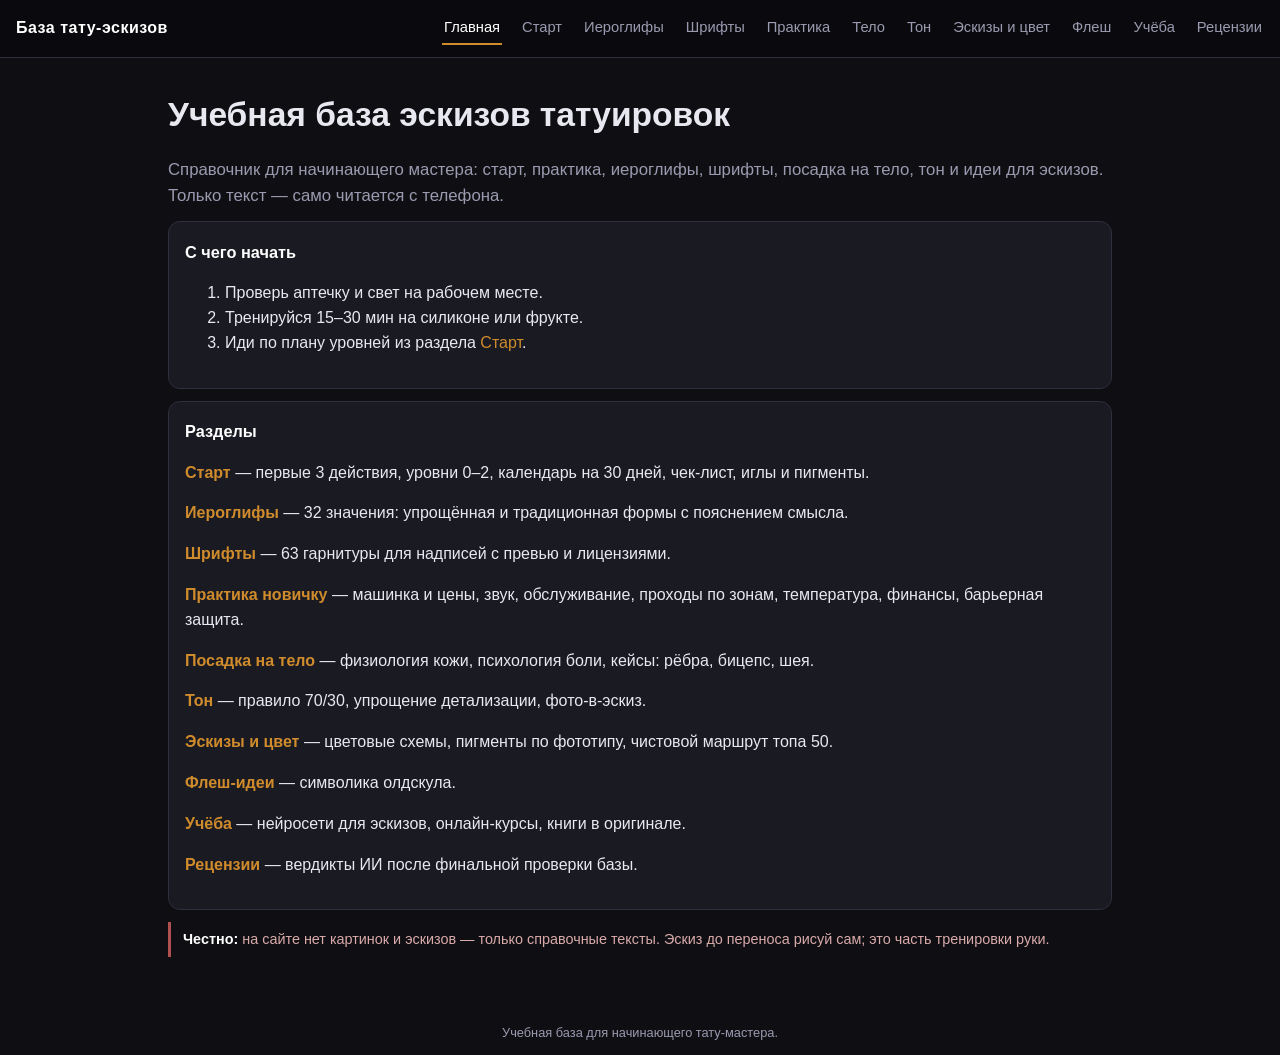
<file: index.html>
<!DOCTYPE html>
<html lang="ru">
<head>
<meta charset="utf-8">
<meta name="viewport" content="width=device-width, initial-scale=1">
<title>База эскизов татуировок — учебный сайт</title>
<link rel="stylesheet" href="css/main.css">
</head>
<body>
<div class="topbar">
  <span class="logo">База тату-эскизов</span>
  <nav>
    <a href="index.html" class="on">Главная</a>
    <a href="start.html">Старт</a>
    <a href="kanji.html">Иероглифы</a>
    <a href="fonts.html">Шрифты</a>
    <a href="beginner.html">Практика</a>
    <a href="body.html">Тело</a>
    <a href="tonal.html">Тон</a>
    <a href="refs.html">Эскизы и цвет</a>
    <a href="flash.html">Флеш</a>
    <a href="books.html">Учёба</a>
    <a href="reviews.html">Рецензии</a>
  </nav>
</div>
<div class="wrap">

  <h1>Учебная база эскизов татуировок</h1>
  <p class="sub">Справочник для начинающего мастера: старт, практика, иероглифы, шрифты, посадка на тело, тон и идеи для эскизов. Только текст — само читается с телефона.</p>

  <div class="card">
    <h3>С чего начать</h3>
    <ol>
      <li>Проверь аптечку и свет на рабочем месте.</li>
      <li>Тренируйся 15–30 мин на силиконе или фрукте.</li>
      <li>Иди по плану уровней из раздела <a href="start.html">Старт</a>.</li>
    </ol>
  </div>

  <div class="card">
    <h3>Разделы</h3>
    <p><a href="start.html"><b>Старт</b></a> — первые 3 действия, уровни 0–2, календарь на 30 дней, чек-лист, иглы и пигменты.</p>
    <p><a href="kanji.html"><b>Иероглифы</b></a> — 32 значения: упрощённая и традиционная формы с пояснением смысла.</p>
    <p><a href="fonts.html"><b>Шрифты</b></a> — 63 гарнитуры для надписей с превью и лицензиями.</p>
    <p><a href="beginner.html"><b>Практика новичку</b></a> — машинка и цены, звук, обслуживание, проходы по зонам, температура, финансы, барьерная защита.</p>
    <p><a href="body.html"><b>Посадка на тело</b></a> — физиология кожи, психология боли, кейсы: рёбра, бицепс, шея.</p>
    <p><a href="tonal.html"><b>Тон</b></a> — правило 70/30, упрощение детализации, фото-в-эскиз.</p>
    <p><a href="refs.html"><b>Эскизы и цвет</b></a> — цветовые схемы, пигменты по фототипу, чистовой маршрут топа 50.</p>
    <p><a href="flash.html"><b>Флеш-идеи</b></a> — символика олдскула.</p>
    <p><a href="books.html"><b>Учёба</b></a> — нейросети для эскизов, онлайн-курсы, книги в оригинале.</p>
    <p><a href="reviews.html"><b>Рецензии</b></a> — вердикты ИИ после финальной проверки базы.</p>
  </div>

  <div class="note danger">
    <b>Честно:</b> на сайте нет картинок и эскизов — только справочные тексты. Эскиз до переноса рисуй сам; это часть тренировки руки.
  </div>

</div>
<footer style="text-align:center; max-width:1000px; margin:32px auto 12px; font-size:.8rem; color:#9a9ab0">
  Учебная база для начинающего тату-мастера.
</footer>
</body>
</html>
</file>
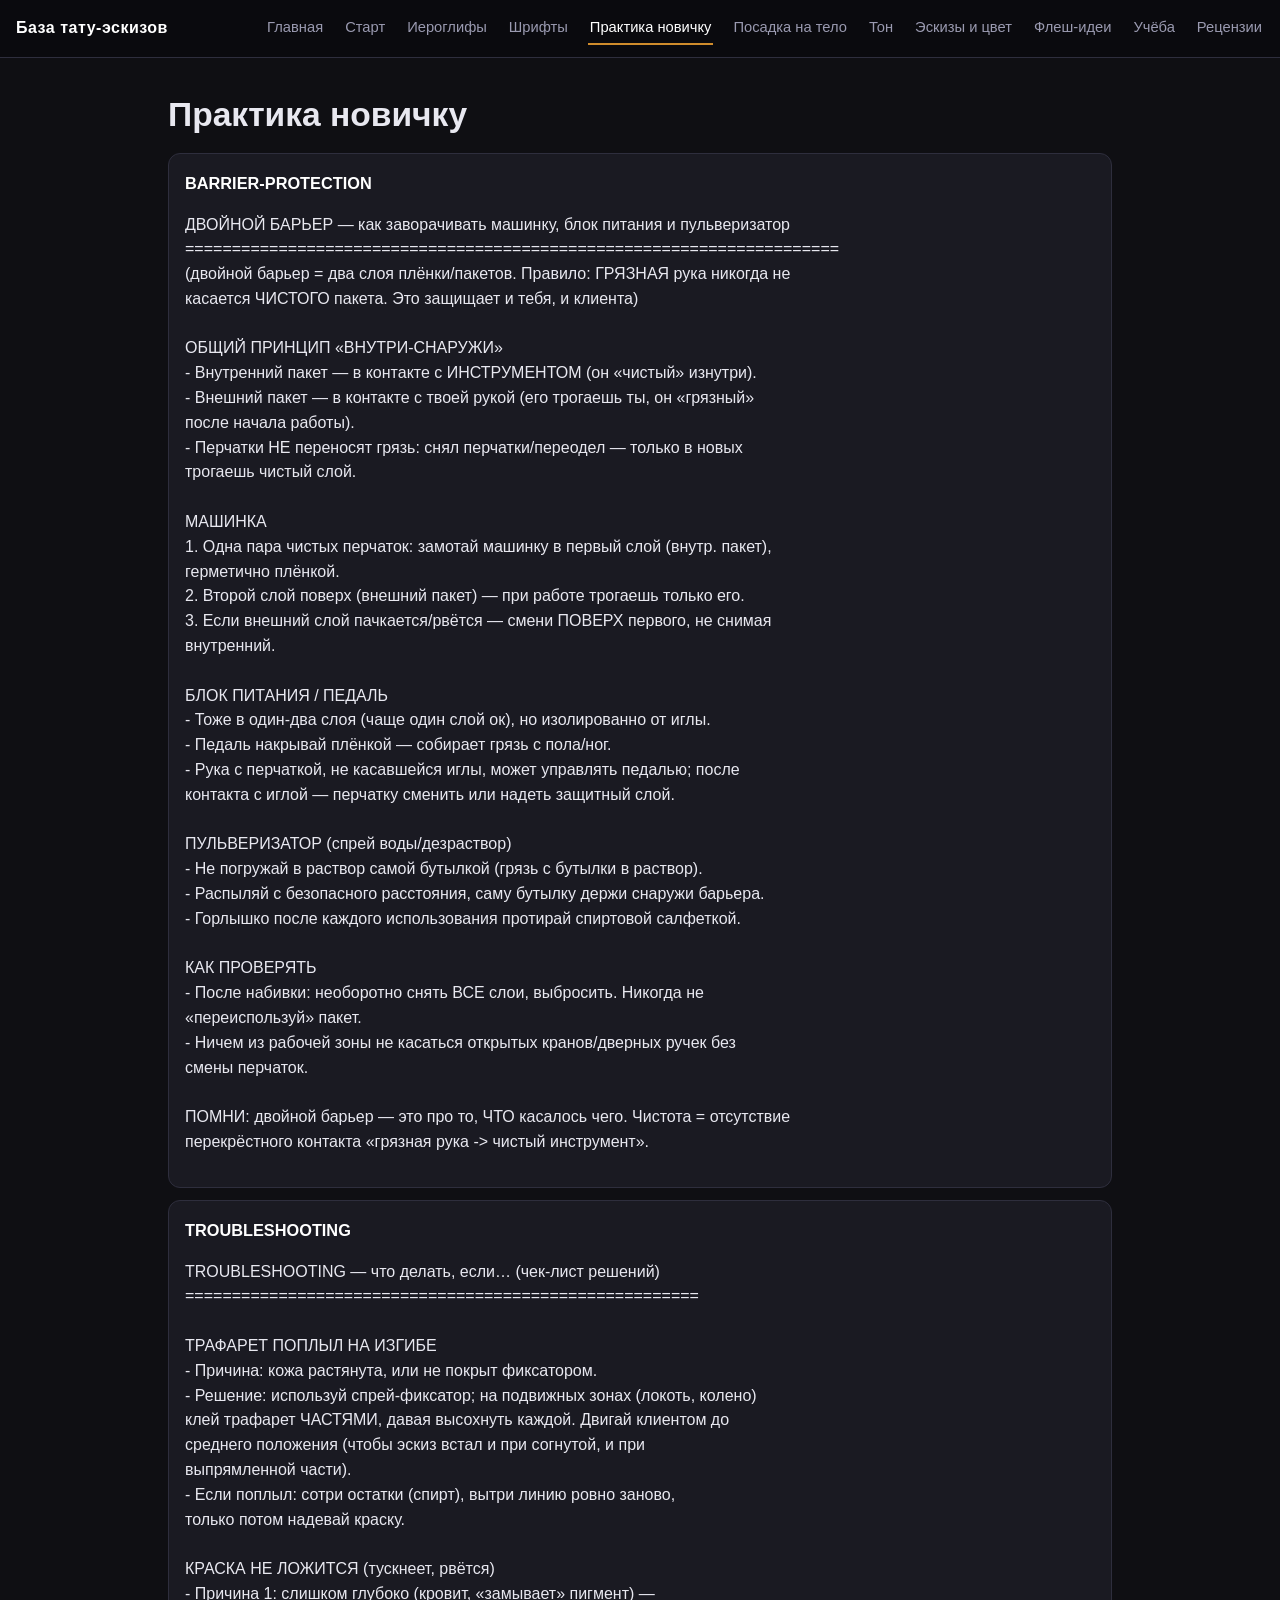
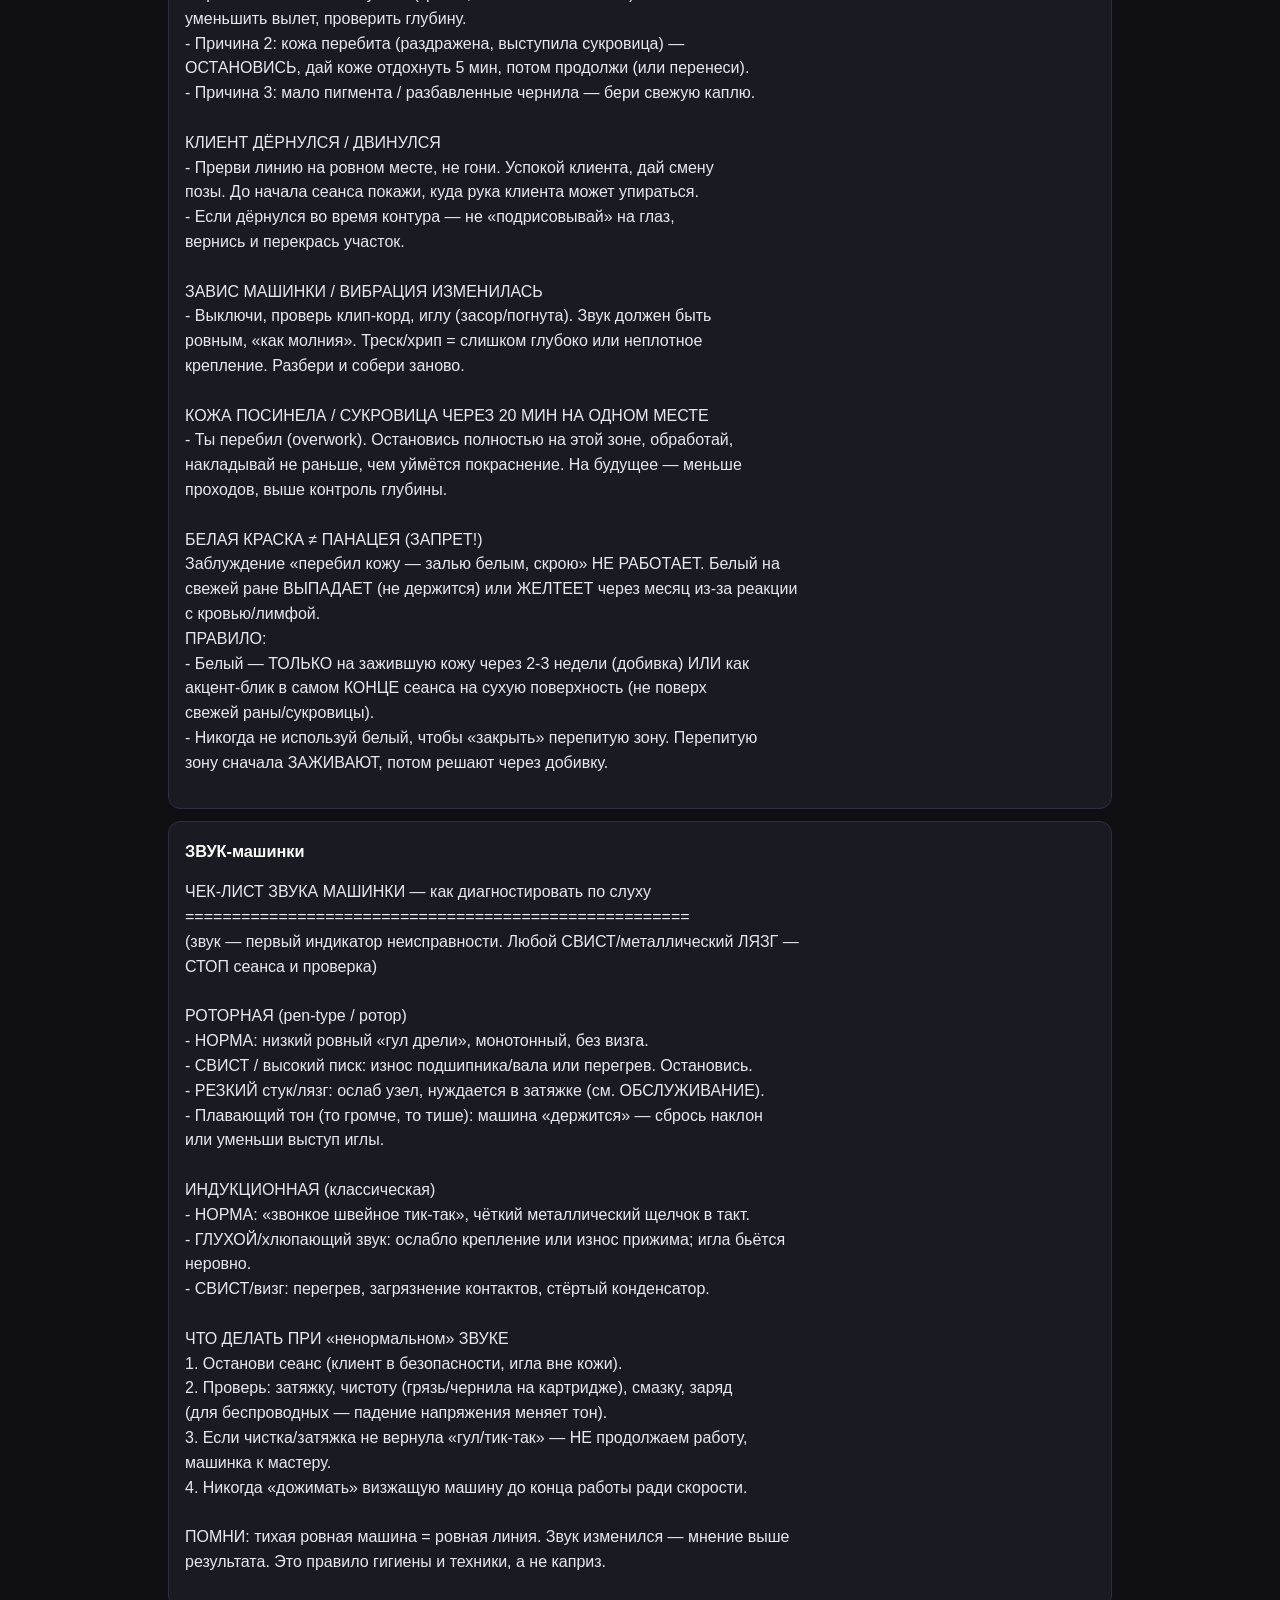
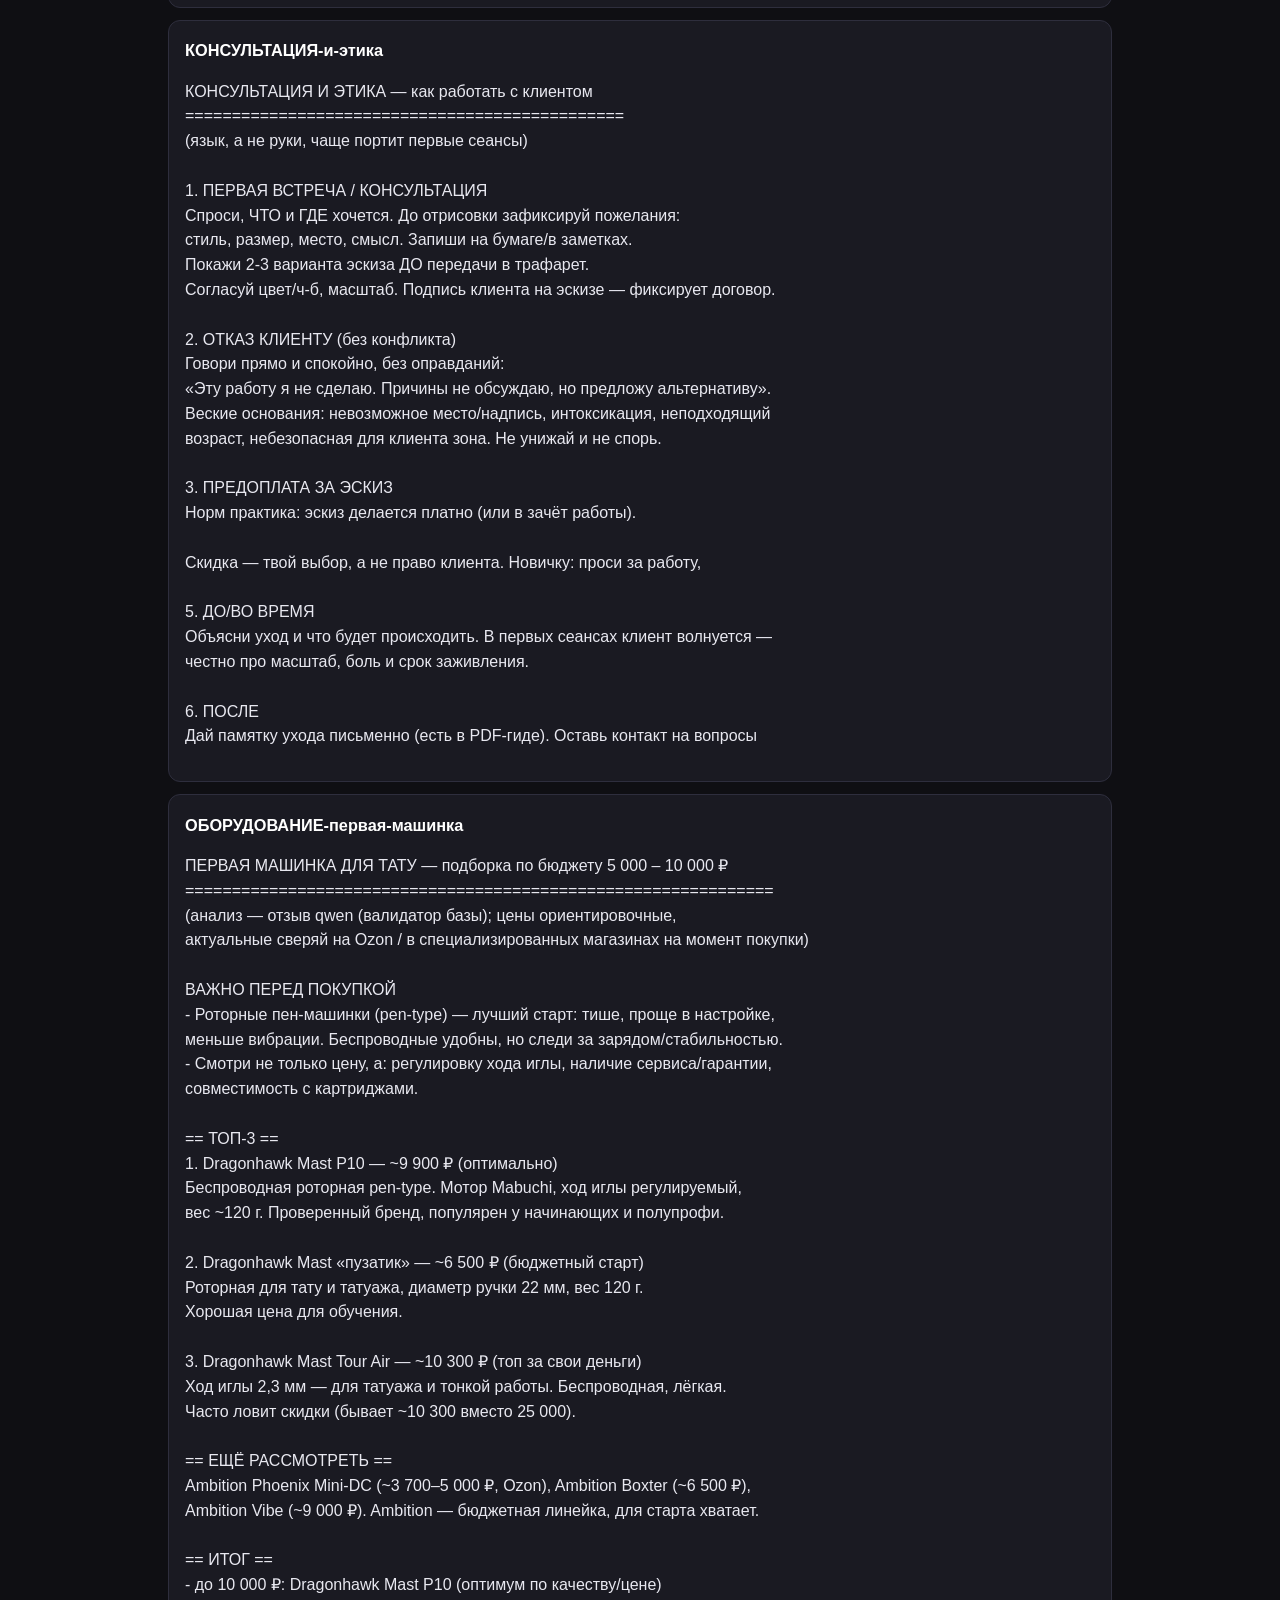
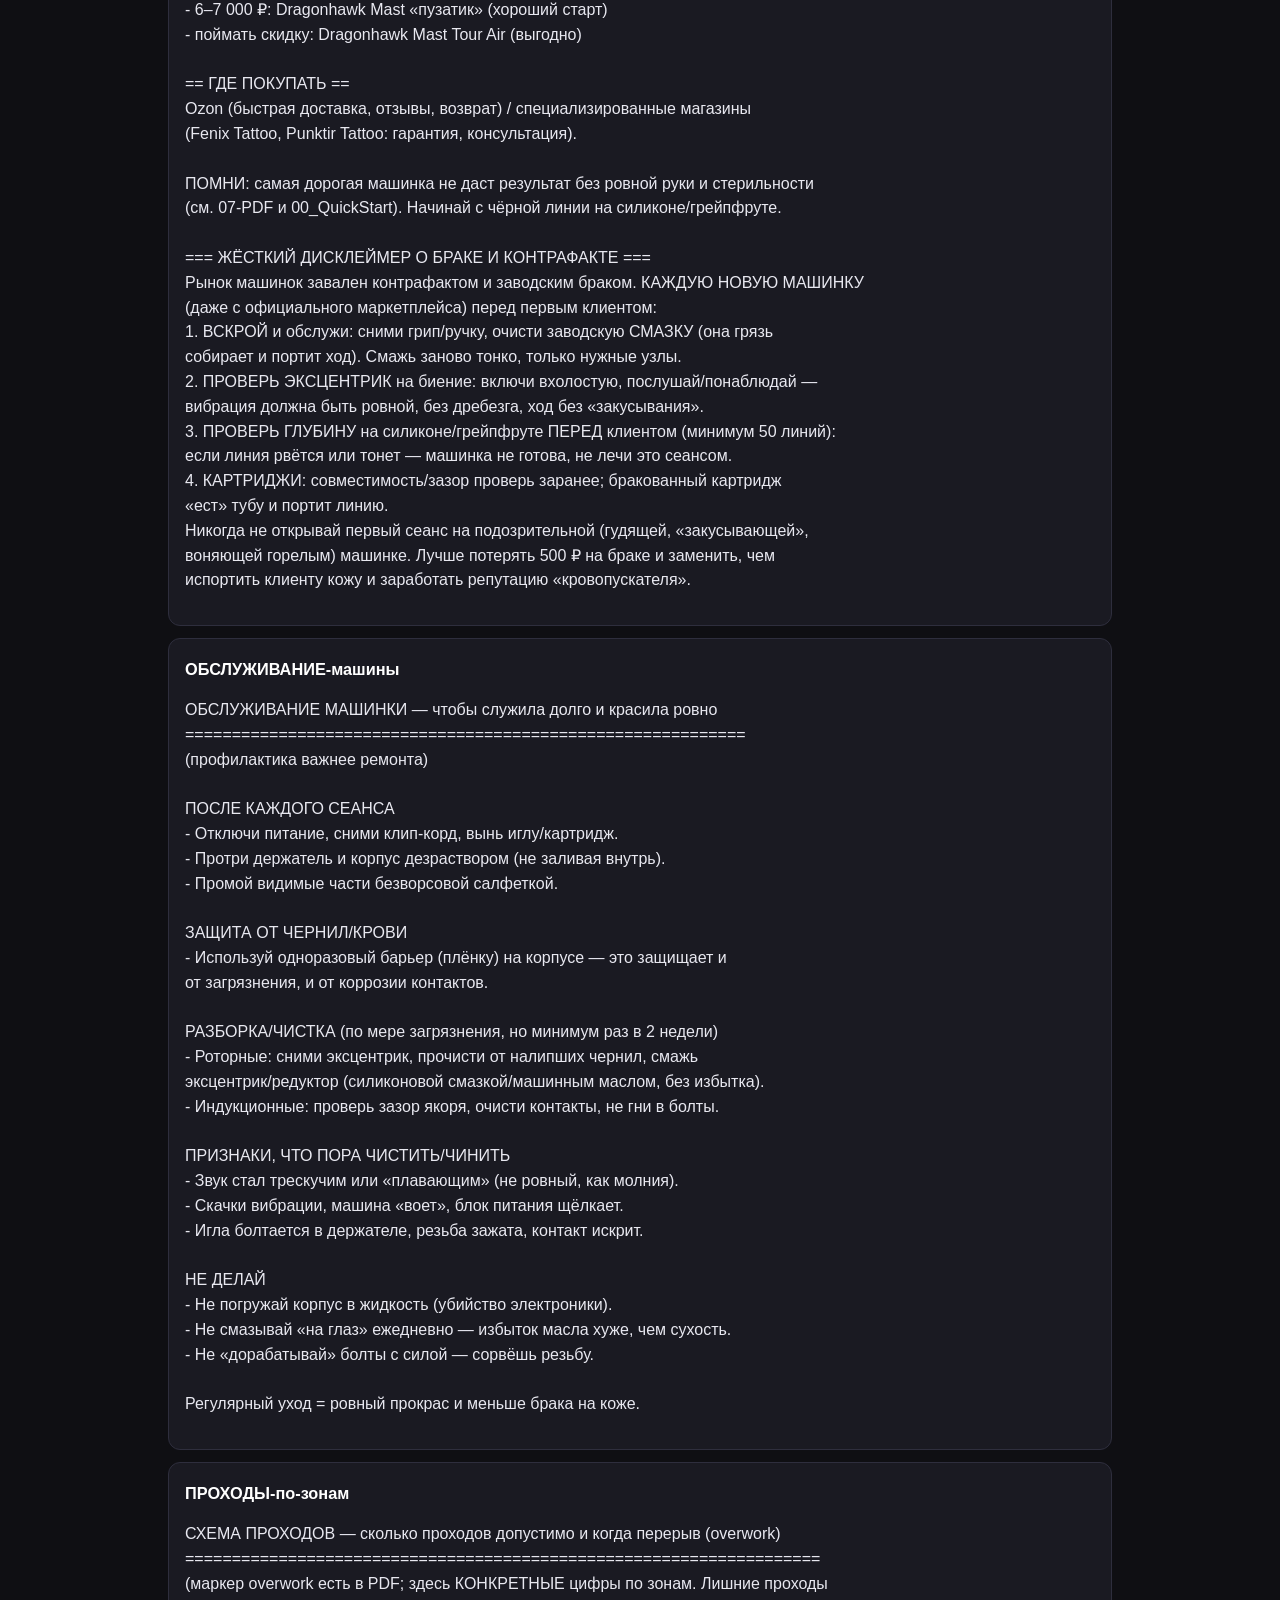
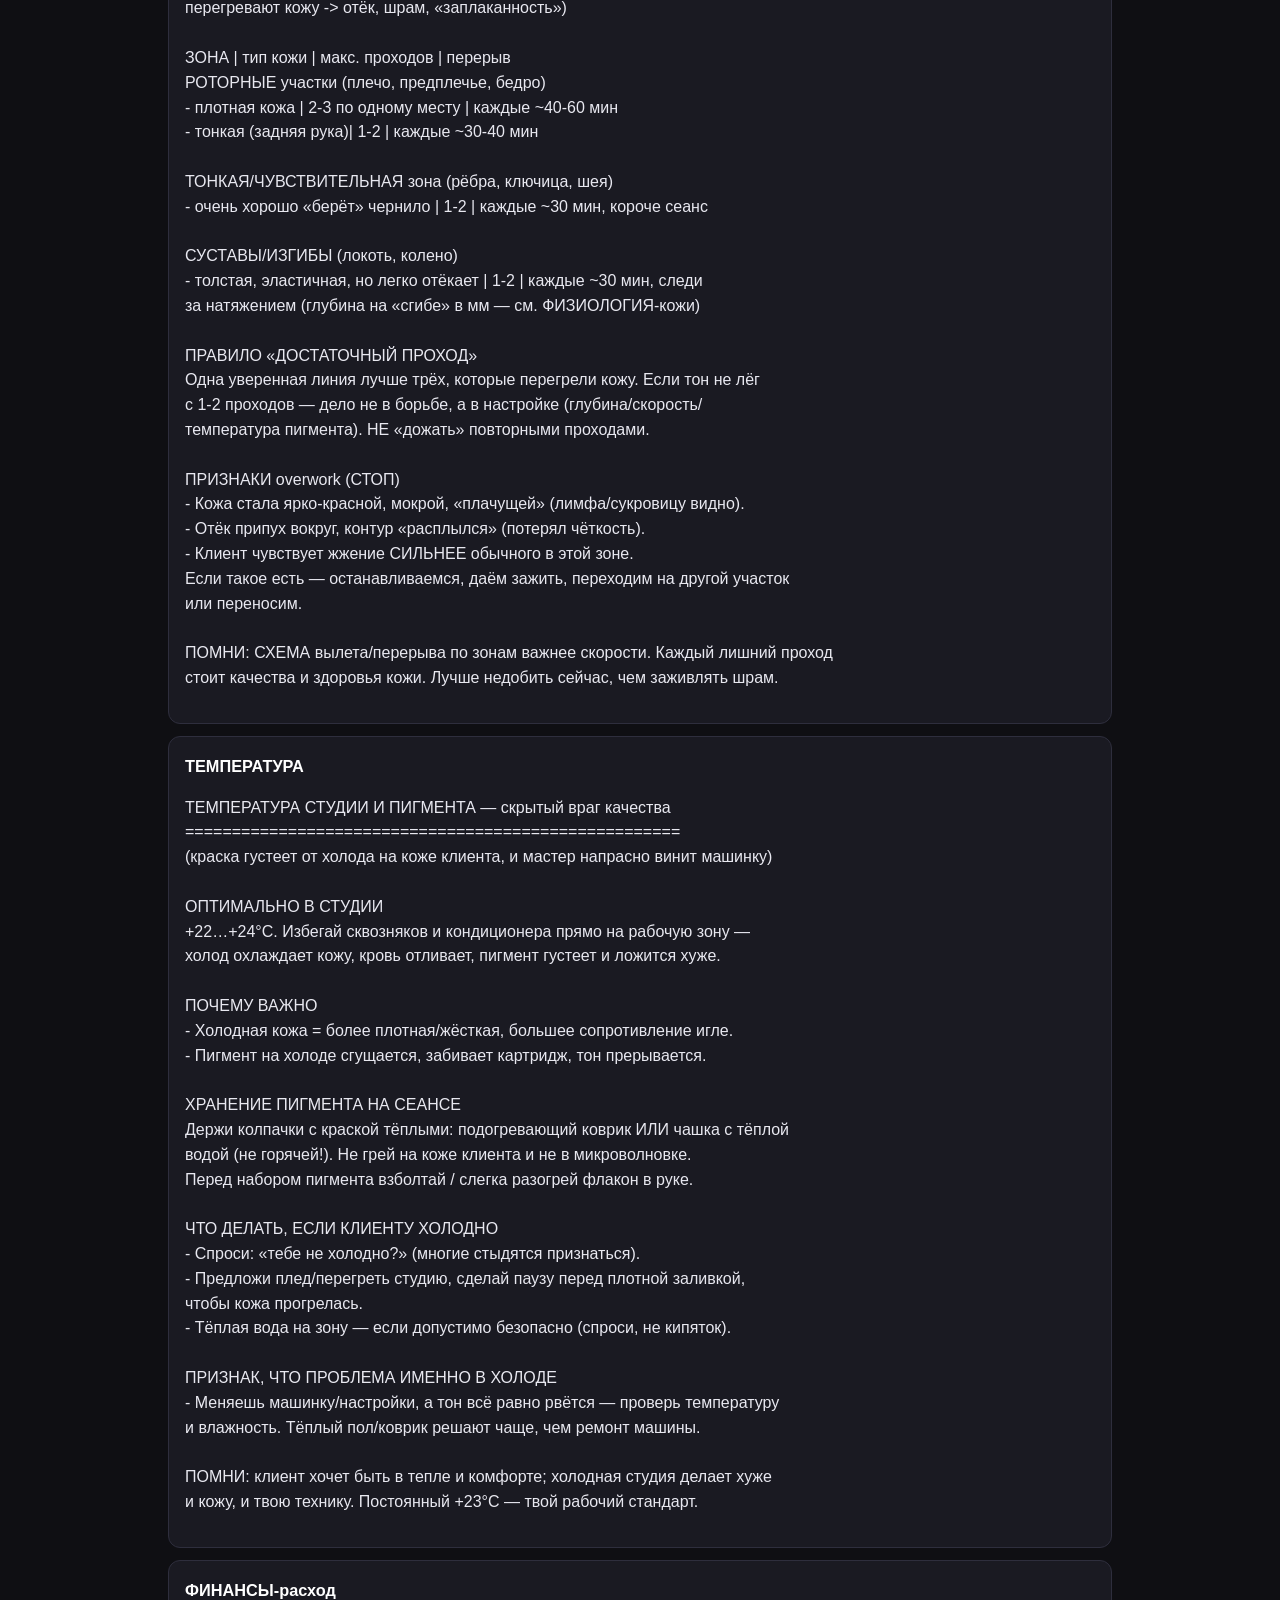
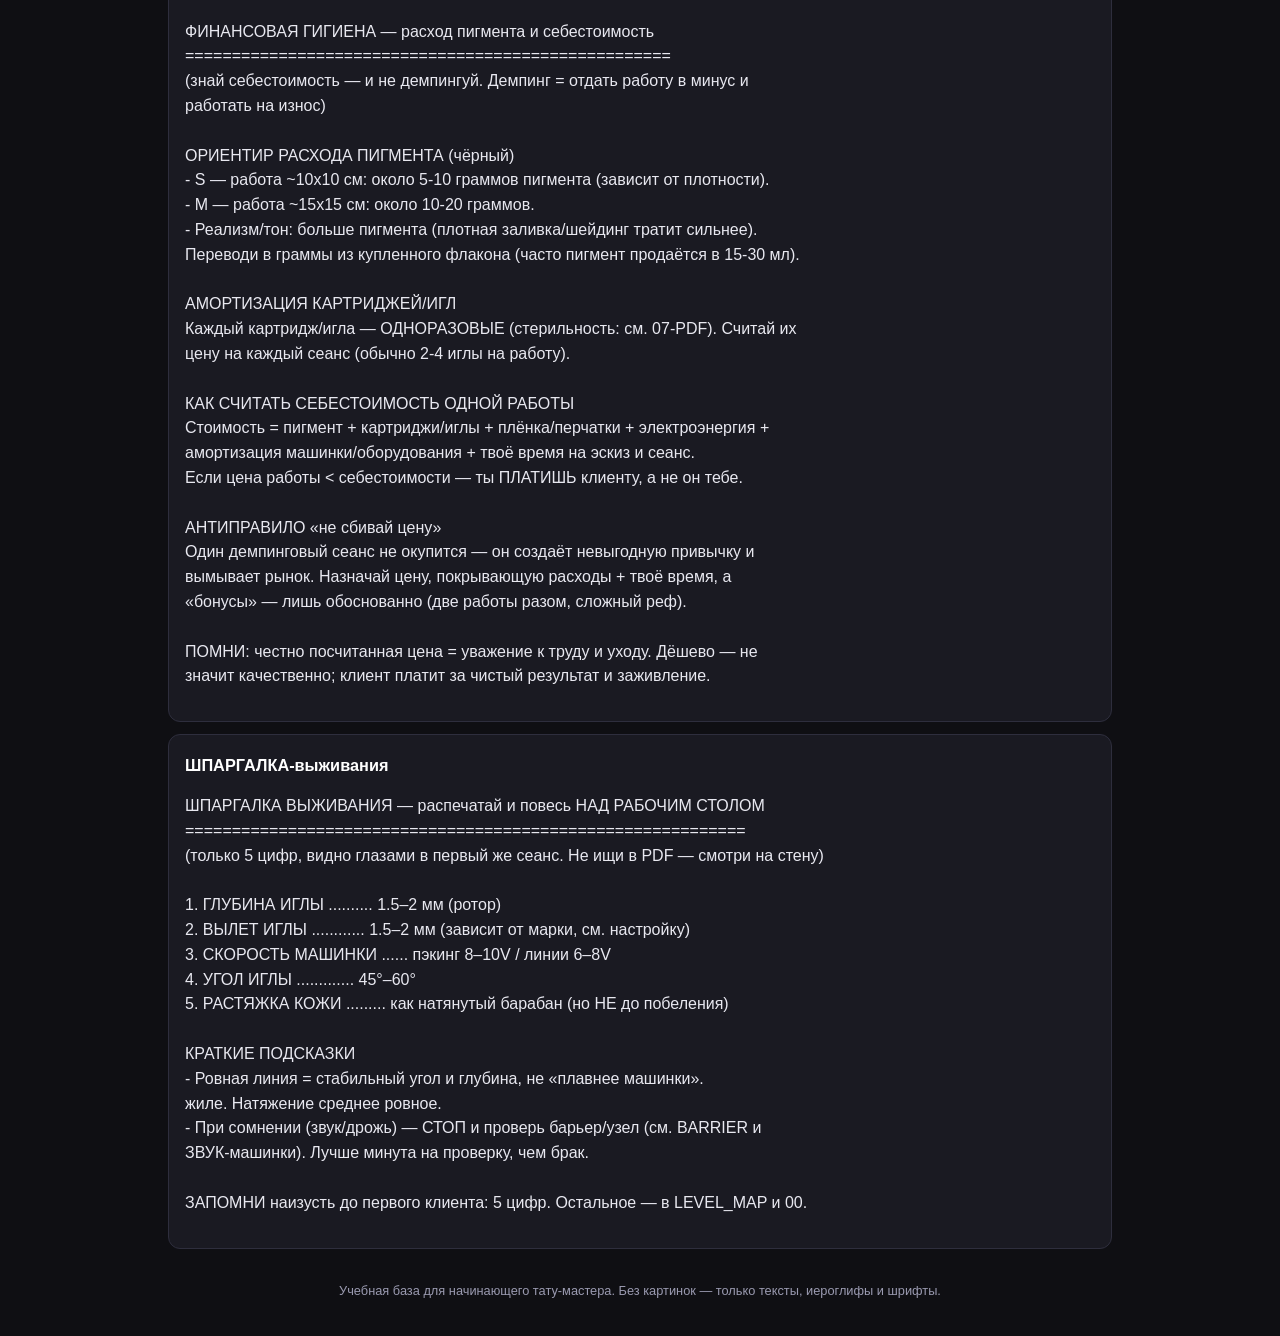
<file: beginner.html>
<!DOCTYPE html>
<html lang="ru">
<head>
<meta charset="utf-8">
<meta name="viewport" content="width=device-width, initial-scale=1">
<title>Практика новичку — База эскизов татуировок</title>
<link rel="stylesheet" href="css/main.css">

</head>
<body>
<div class="topbar">
  <span class="logo">База тату-эскизов</span>
  <nav><a href="index.html">Главная</a>
<a href="start.html">Старт</a>
<a href="kanji.html">Иероглифы</a>
<a href="fonts.html">Шрифты</a>
<a href="beginner.html" class="on">Практика новичку</a>
<a href="body.html">Посадка на тело</a>
<a href="tonal.html">Тон</a>
<a href="refs.html">Эскизы и цвет</a>
<a href="flash.html">Флеш-идеи</a>
<a href="books.html">Учёба</a>
<a href="reviews.html">Рецензии</a></nav>
</div>
<div class="wrap">
<h1>Практика новичку</h1>
<div class="card"><h3>BARRIER-PROTECTION</h3><p class="txt">ДВОЙНОЙ БАРЬЕР — как заворачивать машинку, блок питания и пульверизатор<br>======================================================================<br>(двойной барьер = два слоя плёнки/пакетов. Правило: ГРЯЗНАЯ рука никогда не<br>касается ЧИСТОГО пакета. Это защищает и тебя, и клиента)<br><br>ОБЩИЙ ПРИНЦИП «ВНУТРИ-СНАРУЖИ»<br>  - Внутренний пакет — в контакте с ИНСТРУМЕНТОМ (он «чистый» изнутри).<br>  - Внешний пакет — в контакте с твоей рукой (его трогаешь ты, он «грязный»<br>    после начала работы).<br>  - Перчатки НЕ переносят грязь: снял перчатки/переодел — только в новых<br>    трогаешь чистый слой.<br><br>МАШИНКА<br>  1. Одна пара чистых перчаток: замотай машинку в первый слой (внутр. пакет),<br>     герметично плёнкой.<br>  2. Второй слой поверх (внешний пакет) — при работе трогаешь только его.<br>  3. Если внешний слой пачкается/рвётся — смени ПОВЕРХ первого, не снимая<br>     внутренний.<br><br>БЛОК ПИТАНИЯ / ПЕДАЛЬ<br>  - Тоже в один-два слоя (чаще один слой ок), но изолированно от иглы.<br>  - Педаль накрывай плёнкой — собирает грязь с пола/ног.<br>  - Рука с перчаткой, не касавшейся иглы, может управлять педалью; после<br>    контакта с иглой — перчатку сменить или надеть защитный слой.<br><br>ПУЛЬВЕРИЗАТОР (спрей воды/дезраствор)<br>  - Не погружай в раствор самой бутылкой (грязь с бутылки в раствор).<br>  - Распыляй с безопасного расстояния, саму бутылку держи снаружи барьера.<br>  - Горлышко после каждого использования протирай спиртовой салфеткой.<br><br>КАК ПРОВЕРЯТЬ<br>  - После набивки: необоротно снять ВСЕ слои, выбросить. Никогда не<br>    «переиспользуй» пакет.<br>  - Ничем из рабочей зоны не касаться открытых кранов/дверных ручек без<br>    смены перчаток.<br><br>ПОМНИ: двойной барьер — это про то, ЧТО касалось чего. Чистота = отсутствие<br>перекрёстного контакта «грязная рука -&gt; чистый инструмент».</p></div>
<div class="card"><h3>TROUBLESHOOTING</h3><p class="txt">TROUBLESHOOTING — что делать, если… (чек-лист решений)<br>=======================================================<br><br>ТРАФАРЕТ ПОПЛЫЛ НА ИЗГИБЕ<br>  - Причина: кожа растянута, или не покрыт фиксатором.<br>  - Решение: используй спрей-фиксатор; на подвижных зонах (локоть, колено)<br>    клей трафарет ЧАСТЯМИ, давая высохнуть каждой. Двигай клиентом до<br>    среднего положения (чтобы эскиз встал и при согнутой, и при<br>    выпрямленной части).<br>  - Если поплыл: сотри остатки (спирт), вытри линию ровно заново,<br>    только потом надевай краску.<br><br>КРАСКА НЕ ЛОЖИТСЯ (тускнеет, рвётся)<br>  - Причина 1: слишком глубоко (кровит, «замывает» пигмент) —<br>    уменьшить вылет, проверить глубину.<br>  - Причина 2: кожа перебита (раздражена, выступила сукровица) —<br>    ОСТАНОВИСЬ, дай коже отдохнуть 5 мин, потом продолжи (или перенеси).<br>  - Причина 3: мало пигмента / разбавленные чернила — бери свежую каплю.<br><br>КЛИЕНТ ДЁРНУЛСЯ / ДВИНУЛСЯ<br>  - Прерви линию на ровном месте, не гони. Успокой клиента, дай смену<br>    позы. До начала сеанса покажи, куда рука клиента может упираться.<br>  - Если дёрнулся во время контура — не «подрисовывай» на глаз,<br>    вернись и перекрась участок.<br><br>ЗАВИС МАШИНКИ / ВИБРАЦИЯ ИЗМЕНИЛАСЬ<br>  - Выключи, проверь клип-корд, иглу (засор/погнута). Звук должен быть<br>    ровным, «как молния». Треск/хрип = слишком глубоко или неплотное<br>    крепление. Разбери и собери заново.<br><br>КОЖА ПОСИНЕЛА / СУКРОВИЦА ЧЕРЕЗ 20 МИН НА ОДНОМ МЕСТЕ<br>  - Ты перебил (overwork). Остановись полностью на этой зоне, обработай,<br>    накладывай не раньше, чем уймётся покраснение. На будущее — меньше<br>    проходов, выше контроль глубины.<br><br>БЕЛАЯ КРАСКА ≠ ПАНАЦЕЯ (ЗАПРЕТ!)<br>  Заблуждение «перебил кожу — залью белым, скрою» НЕ РАБОТАЕТ. Белый на<br>  свежей ране ВЫПАДАЕТ (не держится) или ЖЕЛТЕЕТ через месяц из-за реакции<br>  с кровью/лимфой.<br>  ПРАВИЛО:<br>    - Белый — ТОЛЬКО на зажившую кожу через 2-3 недели (добивка) ИЛИ как<br>      акцент-блик в самом КОНЦЕ сеанса на сухую поверхность (не поверх<br>      свежей раны/сукровицы).<br>    - Никогда не используй белый, чтобы «закрыть» перепитую зону. Перепитую<br>      зону сначала ЗАЖИВАЮТ, потом решают через добивку.</p></div>
<div class="card"><h3>ЗВУК-машинки</h3><p class="txt">ЧЕК-ЛИСТ ЗВУКА МАШИНКИ — как диагностировать по слуху<br>======================================================<br>(звук — первый индикатор неисправности. Любой СВИСТ/металлический ЛЯЗГ —<br>СТОП сеанса и проверка)<br><br>РОТОРНАЯ (pen-type / ротор)<br>  - НОРМА: низкий ровный «гул дрели», монотонный, без визга.<br>  - СВИСТ / высокий писк: износ подшипника/вала или перегрев. Остановись.<br>  - РЕЗКИЙ стук/лязг: ослаб узел, нуждается в затяжке (см. ОБСЛУЖИВАНИЕ).<br>  - Плавающий тон (то громче, то тише): машина «держится» — сбрось наклон<br>    или уменьши выступ иглы.<br><br>ИНДУКЦИОННАЯ (классическая)<br>  - НОРМА: «звонкое швейное тик-так», чёткий металлический щелчок в такт.<br>  - ГЛУХОЙ/хлюпающий звук: ослабло крепление или износ прижима; игла бьётся<br>    неровно.<br>  - СВИСТ/визг: перегрев, загрязнение контактов, стёртый конденсатор.<br><br>ЧТО ДЕЛАТЬ ПРИ «ненормальном» ЗВУКЕ<br>  1. Останови сеанс (клиент в безопасности, игла вне кожи).<br>  2. Проверь: затяжку, чистоту (грязь/чернила на картридже), смазку, заряд<br>     (для беспроводных — падение напряжения меняет тон).<br>  3. Если чистка/затяжка не вернула «гул/тик-так» — НЕ продолжаем работу,<br>     машинка к мастеру.<br>  4. Никогда «дожимать» визжащую машину до конца работы ради скорости.<br><br>ПОМНИ: тихая ровная машина = ровная линия. Звук изменился — мнение выше<br>результата. Это правило гигиены и техники, а не каприз.</p></div>
<div class="card"><h3>КОНСУЛЬТАЦИЯ-и-этика</h3><p class="txt">КОНСУЛЬТАЦИЯ И ЭТИКА — как работать с клиентом<br>===============================================<br>(язык, а не руки, чаще портит первые сеансы)<br><br>1. ПЕРВАЯ ВСТРЕЧА / КОНСУЛЬТАЦИЯ<br>  Спроси, ЧТО и ГДЕ хочется. До отрисовки зафиксируй пожелания:<br>  стиль, размер, место, смысл. Запиши на бумаге/в заметках.<br>  Покажи 2-3 варианта эскиза ДО передачи в трафарет.<br>  Согласуй цвет/ч-б, масштаб. Подпись клиента на эскизе — фиксирует договор.<br><br>2. ОТКАЗ КЛИЕНТУ (без конфликта)<br>  Говори прямо и спокойно, без оправданий:<br>  «Эту работу я не сделаю. Причины не обсуждаю, но предложу альтернативу».<br>  Веские основания: невозможное место/надпись, интоксикация, неподходящий<br>  возраст, небезопасная для клиента зона. Не унижай и не спорь.<br><br>3. ПРЕДОПЛАТА ЗА ЭСКИЗ<br>  Норм практика: эскиз делается платно (или в зачёт работы).<br><br>  Скидка — твой выбор, а не право клиента. Новичку: проси за работу,<br><br>5. ДО/ВО ВРЕМЯ<br>  Объясни уход и что будет происходить. В первых сеансах клиент волнуется —<br>  честно про масштаб, боль и срок заживления.<br><br>6. ПОСЛЕ<br>  Дай памятку ухода письменно (есть в PDF-гиде). Оставь контакт на вопросы</p></div>
<div class="card"><h3>ОБОРУДОВАНИЕ-первая-машинка</h3><p class="txt">ПЕРВАЯ МАШИНКА ДЛЯ ТАТУ — подборка по бюджету 5 000 – 10 000 ₽<br>===============================================================<br>(анализ — отзыв qwen (валидатор базы); цены ориентировочные,<br>актуальные сверяй на Ozon / в специализированных магазинах на момент покупки)<br><br>ВАЖНО ПЕРЕД ПОКУПКОЙ<br>  - Роторные пен-машинки (pen-type) — лучший старт: тише, проще в настройке,<br>    меньше вибрации. Беспроводные удобны, но следи за зарядом/стабильностью.<br>  - Смотри не только цену, а: регулировку хода иглы, наличие сервиса/гарантии,<br>    совместимость с картриджами.<br><br>== ТОП-3 ==<br>1. Dragonhawk Mast P10 — ~9 900 ₽ (оптимально)<br>   Беспроводная роторная pen-type. Мотор Mabuchi, ход иглы регулируемый,<br>   вес ~120 г. Проверенный бренд, популярен у начинающих и полупрофи.<br><br>2. Dragonhawk Mast «пузатик» — ~6 500 ₽ (бюджетный старт)<br>   Роторная для тату и татуажа, диаметр ручки 22 мм, вес 120 г.<br>   Хорошая цена для обучения.<br><br>3. Dragonhawk Mast Tour Air — ~10 300 ₽ (топ за свои деньги)<br>   Ход иглы 2,3 мм — для татуажа и тонкой работы. Беспроводная, лёгкая.<br>   Часто ловит скидки (бывает ~10 300 вместо 25 000).<br><br>== ЕЩЁ РАССМОТРЕТЬ ==<br>  Ambition Phoenix Mini-DC (~3 700–5 000 ₽, Ozon), Ambition Boxter (~6 500 ₽),<br>  Ambition Vibe (~9 000 ₽). Ambition — бюджетная линейка, для старта хватает.<br><br>== ИТОГ ==<br>  - до 10 000 ₽: Dragonhawk Mast P10 (оптимум по качеству/цене)<br>  - 6–7 000 ₽: Dragonhawk Mast «пузатик» (хороший старт)<br>  - поймать скидку: Dragonhawk Mast Tour Air (выгодно)<br><br>== ГДЕ ПОКУПАТЬ ==<br>  Ozon (быстрая доставка, отзывы, возврат) / специализированные магазины<br>  (Fenix Tattoo, Punktir Tattoo: гарантия, консультация).<br><br>ПОМНИ: самая дорогая машинка не даст результат без ровной руки и стерильности<br>(см. 07-PDF и 00_QuickStart). Начинай с чёрной линии на силиконе/грейпфруте.<br><br>=== ЖЁСТКИЙ ДИСКЛЕЙМЕР О БРАКЕ И КОНТРАФАКТЕ ===<br>Рынок машинок завален контрафактом и заводским браком. КАЖДУЮ НОВУЮ МАШИНКУ<br>(даже с официального маркетплейса) перед первым клиентом:<br>  1. ВСКРОЙ и обслужи: сними грип/ручку, очисти заводскую СМАЗКУ (она грязь<br>     собирает и портит ход). Смажь заново тонко, только нужные узлы.<br>  2. ПРОВЕРЬ ЭКСЦЕНТРИК на биение: включи вхолостую, послушай/понаблюдай —<br>     вибрация должна быть ровной, без дребезга, ход без «закусывания».<br>  3. ПРОВЕРЬ ГЛУБИНУ на силиконе/грейпфруте ПЕРЕД клиентом (минимум 50 линий):<br>     если линия рвётся или тонет — машинка не готова, не лечи это сеансом.<br>  4. КАРТРИДЖИ: совместимость/зазор проверь заранее; бракованный картридж<br>     «ест» тубу и портит линию.<br>Никогда не открывай первый сеанс на подозрительной (гудящей, «закусывающей»,<br>воняющей горелым) машинке. Лучше потерять 500 ₽ на браке и заменить, чем<br>испортить клиенту кожу и заработать репутацию «кровопускателя».</p></div>
<div class="card"><h3>ОБСЛУЖИВАНИЕ-машины</h3><p class="txt">ОБСЛУЖИВАНИЕ МАШИНКИ — чтобы служила долго и красила ровно<br>============================================================<br>(профилактика важнее ремонта)<br><br>ПОСЛЕ КАЖДОГО СЕАНСА<br>  - Отключи питание, сними клип-корд, вынь иглу/картридж.<br>  - Протри держатель и корпус дезраствором (не заливая внутрь).<br>  - Промой видимые части безворсовой салфеткой.<br><br>ЗАЩИТА ОТ ЧЕРНИЛ/КРОВИ<br>  - Используй одноразовый барьер (плёнку) на корпусе — это защищает и<br>    от загрязнения, и от коррозии контактов.<br><br>РАЗБОРКА/ЧИСТКА (по мере загрязнения, но минимум раз в 2 недели)<br>  - Роторные: сними эксцентрик, прочисти от налипших чернил, смажь<br>    эксцентрик/редуктор (силиконовой смазкой/машинным маслом, без избытка).<br>  - Индукционные: проверь зазор якоря, очисти контакты, не гни в болты.<br><br>ПРИЗНАКИ, ЧТО ПОРА ЧИСТИТЬ/ЧИНИТЬ<br>  - Звук стал трескучим или «плавающим» (не ровный, как молния).<br>  - Скачки вибрации, машина «воет», блок питания щёлкает.<br>  - Игла болтается в держателе, резьба зажата, контакт искрит.<br><br>НЕ ДЕЛАЙ<br>  - Не погружай корпус в жидкость (убийство электроники).<br>  - Не смазывай «на глаз» ежедневно — избыток масла хуже, чем сухость.<br>  - Не «дорабатывай» болты с силой — сорвёшь резьбу.<br><br>Регулярный уход = ровный прокрас и меньше брака на коже.</p></div>
<div class="card"><h3>ПРОХОДЫ-по-зонам</h3><p class="txt">СХЕМА ПРОХОДОВ — сколько проходов допустимо и когда перерыв (overwork)<br>====================================================================<br>(маркер overwork есть в PDF; здесь КОНКРЕТНЫЕ цифры по зонам. Лишние проходы<br>перегревают кожу -&gt; отёк, шрам, «заплаканность»)<br><br>ЗОНА | тип кожи | макс. проходов | перерыв<br>РОТОРНЫЕ участки (плечо, предплечье, бедро)<br>   - плотная кожа        | 2-3 по одному месту  | каждые ~40-60 мин<br>   - тонкая (задняя рука)| 1-2 | каждые ~30-40 мин<br><br>ТОНКАЯ/ЧУВСТВИТЕЛЬНАЯ зона (рёбра, ключица, шея)<br>   - очень хорошо «берёт» чернило | 1-2 | каждые ~30 мин, короче сеанс<br><br>СУСТАВЫ/ИЗГИБЫ (локоть, колено)<br>   - толстая, эластичная, но легко отёкает | 1-2 | каждые ~30 мин, следи<br>     за натяжением (глубина на «сгибе» в мм — см. ФИЗИОЛОГИЯ-кожи)<br><br>ПРАВИЛО «ДОСТАТОЧНЫЙ ПРОХОД»<br>  Одна уверенная линия лучше трёх, которые перегрели кожу. Если тон не лёг<br>  с 1-2 проходов — дело не в борьбе, а в настройке (глубина/скорость/<br>  температура пигмента). НЕ «дожать» повторными проходами.<br><br>ПРИЗНАКИ overwork (СТОП)<br>  - Кожа стала ярко-красной, мокрой, «плачущей» (лимфа/сукровицу видно).<br>  - Отёк припух вокруг, контур «расплылся» (потерял чёткость).<br>  - Клиент чувствует жжение СИЛЬНЕЕ обычного в этой зоне.<br>  Если такое есть — останавливаемся, даём зажить, переходим на другой участок<br>  или переносим.<br><br>ПОМНИ: СХЕМА вылета/перерыва по зонам важнее скорости. Каждый лишний проход<br>стоит качества и здоровья кожи. Лучше недобить сейчас, чем заживлять шрам.</p></div>
<div class="card"><h3>ТЕМПЕРАТУРА</h3><p class="txt">ТЕМПЕРАТУРА СТУДИИ И ПИГМЕНТА — скрытый враг качества<br>=====================================================<br>(краска густеет от холода на коже клиента, и мастер напрасно винит машинку)<br><br>ОПТИМАЛЬНО В СТУДИИ<br>  +22…+24°C. Избегай сквозняков и кондиционера прямо на рабочую зону —<br>  холод охлаждает кожу, кровь отливает, пигмент густеет и ложится хуже.<br><br>ПОЧЕМУ ВАЖНО<br>  - Холодная кожа = более плотная/жёсткая, большее сопротивление игле.<br>  - Пигмент на холоде сгущается, забивает картридж, тон прерывается.<br><br>ХРАНЕНИЕ ПИГМЕНТА НА СЕАНСЕ<br>  Держи колпачки с краской тёплыми: подогревающий коврик ИЛИ чашка с тёплой<br>  водой (не горячей!). Не грей на коже клиента и не в микроволновке.<br>  Перед набором пигмента взболтай / слегка разогрей флакон в руке.<br><br>ЧТО ДЕЛАТЬ, ЕСЛИ КЛИЕНТУ ХОЛОДНО<br>  - Спроси: «тебе не холодно?» (многие стыдятся признаться).<br>  - Предложи плед/перегреть студию, сделай паузу перед плотной заливкой,<br>    чтобы кожа прогрелась.<br>  - Тёплая вода на зону — если допустимо безопасно (спроси, не кипяток).<br><br>ПРИЗНАК, ЧТО ПРОБЛЕМА ИМЕННО В ХОЛОДЕ<br>  - Меняешь машинку/настройки, а тон всё равно рвётся — проверь температуру<br>    и влажность. Тёплый пол/коврик решают чаще, чем ремонт машины.<br><br>ПОМНИ: клиент хочет быть в тепле и комфорте; холодная студия делает хуже<br>и кожу, и твою технику. Постоянный +23°C — твой рабочий стандарт.</p></div>
<div class="card"><h3>ФИНАНСЫ-расход</h3><p class="txt">ФИНАНСОВАЯ ГИГИЕНА — расход пигмента и себестоимость<br>====================================================<br>(знай себестоимость — и не демпингуй. Демпинг = отдать работу в минус и<br>работать на износ)<br><br>ОРИЕНТИР РАСХОДА ПИГМЕНТА (чёрный)<br>  - S — работа ~10x10 см: около 5-10 граммов пигмента (зависит от плотности).<br>  - M — работа ~15x15 см: около 10-20 граммов.<br>  - Реализм/тон: больше пигмента (плотная заливка/шейдинг тратит сильнее).<br>  Переводи в граммы из купленного флакона (часто пигмент продаётся в 15-30 мл).<br><br>АМОРТИЗАЦИЯ КАРТРИДЖЕЙ/ИГЛ<br>  Каждый картридж/игла — ОДНОРАЗОВЫЕ (стерильность: см. 07-PDF). Считай их<br>  цену на каждый сеанс (обычно 2-4 иглы на работу).<br><br>КАК СЧИТАТЬ СЕБЕСТОИМОСТЬ ОДНОЙ РАБОТЫ<br>  Стоимость = пигмент + картриджи/иглы + плёнка/перчатки + электроэнергия +<br>               амортизация машинки/оборудования + твоё время на эскиз и сеанс.<br>  Если цена работы &lt; себестоимости — ты ПЛАТИШЬ клиенту, а не он тебе.<br><br>АНТИПРАВИЛО «не сбивай цену»<br>  Один демпинговый сеанс не окупится — он создаёт невыгодную привычку и<br>  вымывает рынок. Назначай цену, покрывающую расходы + твоё время, а<br>  «бонусы» — лишь обоснованно (две работы разом, сложный реф).<br><br>ПОМНИ: честно посчитанная цена = уважение к труду и уходу. Дёшево — не<br>значит качественно; клиент платит за чистый результат и заживление.</p></div>
<div class="card"><h3>ШПАРГАЛКА-выживания</h3><p class="txt">ШПАРГАЛКА ВЫЖИВАНИЯ — распечатай и повесь НАД РАБОЧИМ СТОЛОМ<br>============================================================<br>(только 5 цифр, видно глазами в первый же сеанс. Не ищи в PDF — смотри на стену)<br><br>  1. ГЛУБИНА ИГЛЫ .......... 1.5–2 мм (ротор)<br>  2. ВЫЛЕТ ИГЛЫ ............ 1.5–2 мм (зависит от марки, см. настройку)<br>  3. СКОРОСТЬ МАШИНКИ ...... пэкинг 8–10V / линии 6–8V<br>  4. УГОЛ ИГЛЫ ............. 45°–60°<br>  5. РАСТЯЖКА КОЖИ ......... как натянутый барабан (но НЕ до побеления)<br><br>КРАТКИЕ ПОДСКАЗКИ<br>  - Ровная линия = стабильный угол и глубина, не «плавнее машинки».<br>    жиле. Натяжение среднее ровное.<br>  - При сомнении (звук/дрожь) — СТОП и проверь барьер/узел (см. BARRIER и<br>    ЗВУК-машинки). Лучше минута на проверку, чем брак.<br><br>ЗАПОМНИ наизусть до первого клиента: 5 цифр. Остальное — в LEVEL_MAP и 00.</p></div>
<footer>Учебная база для начинающего тату-мастера. Без картинок — только тексты, иероглифы и шрифты.</footer>
</div>
</body>
</html>
</file>
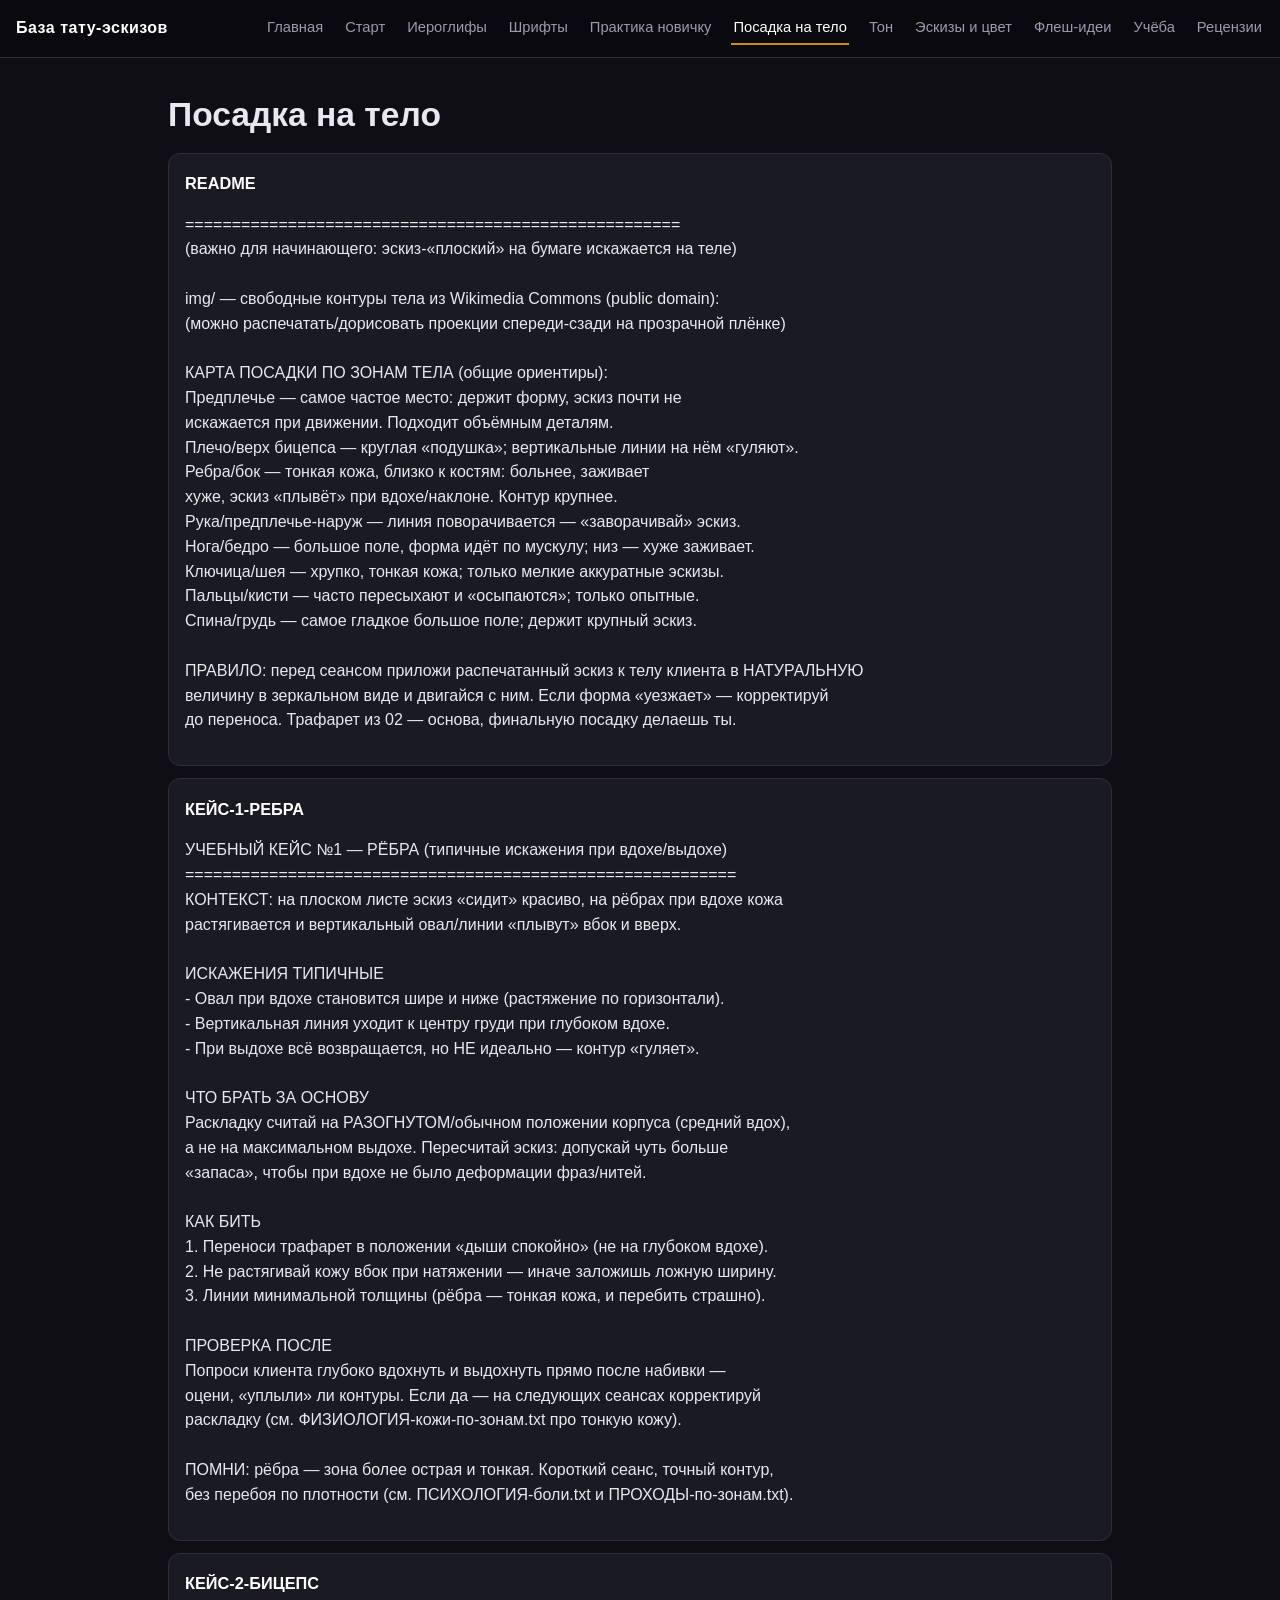
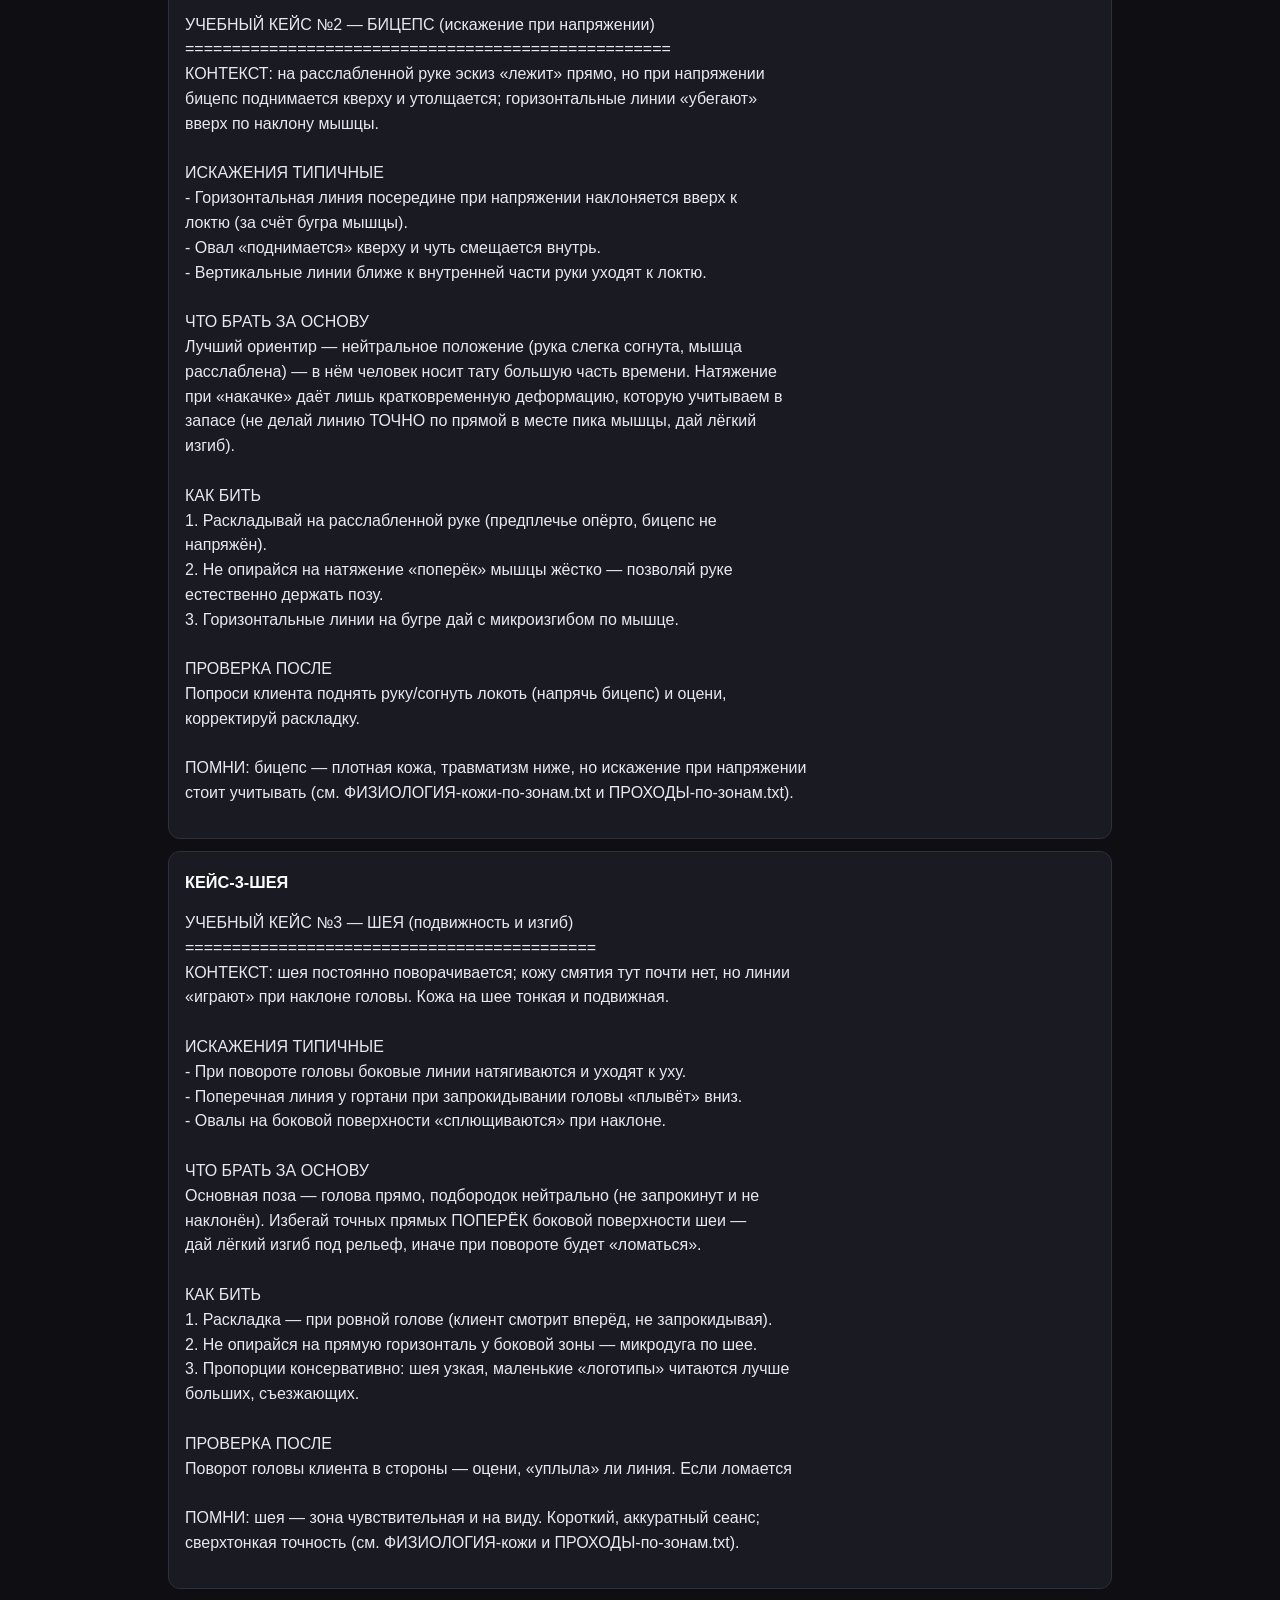
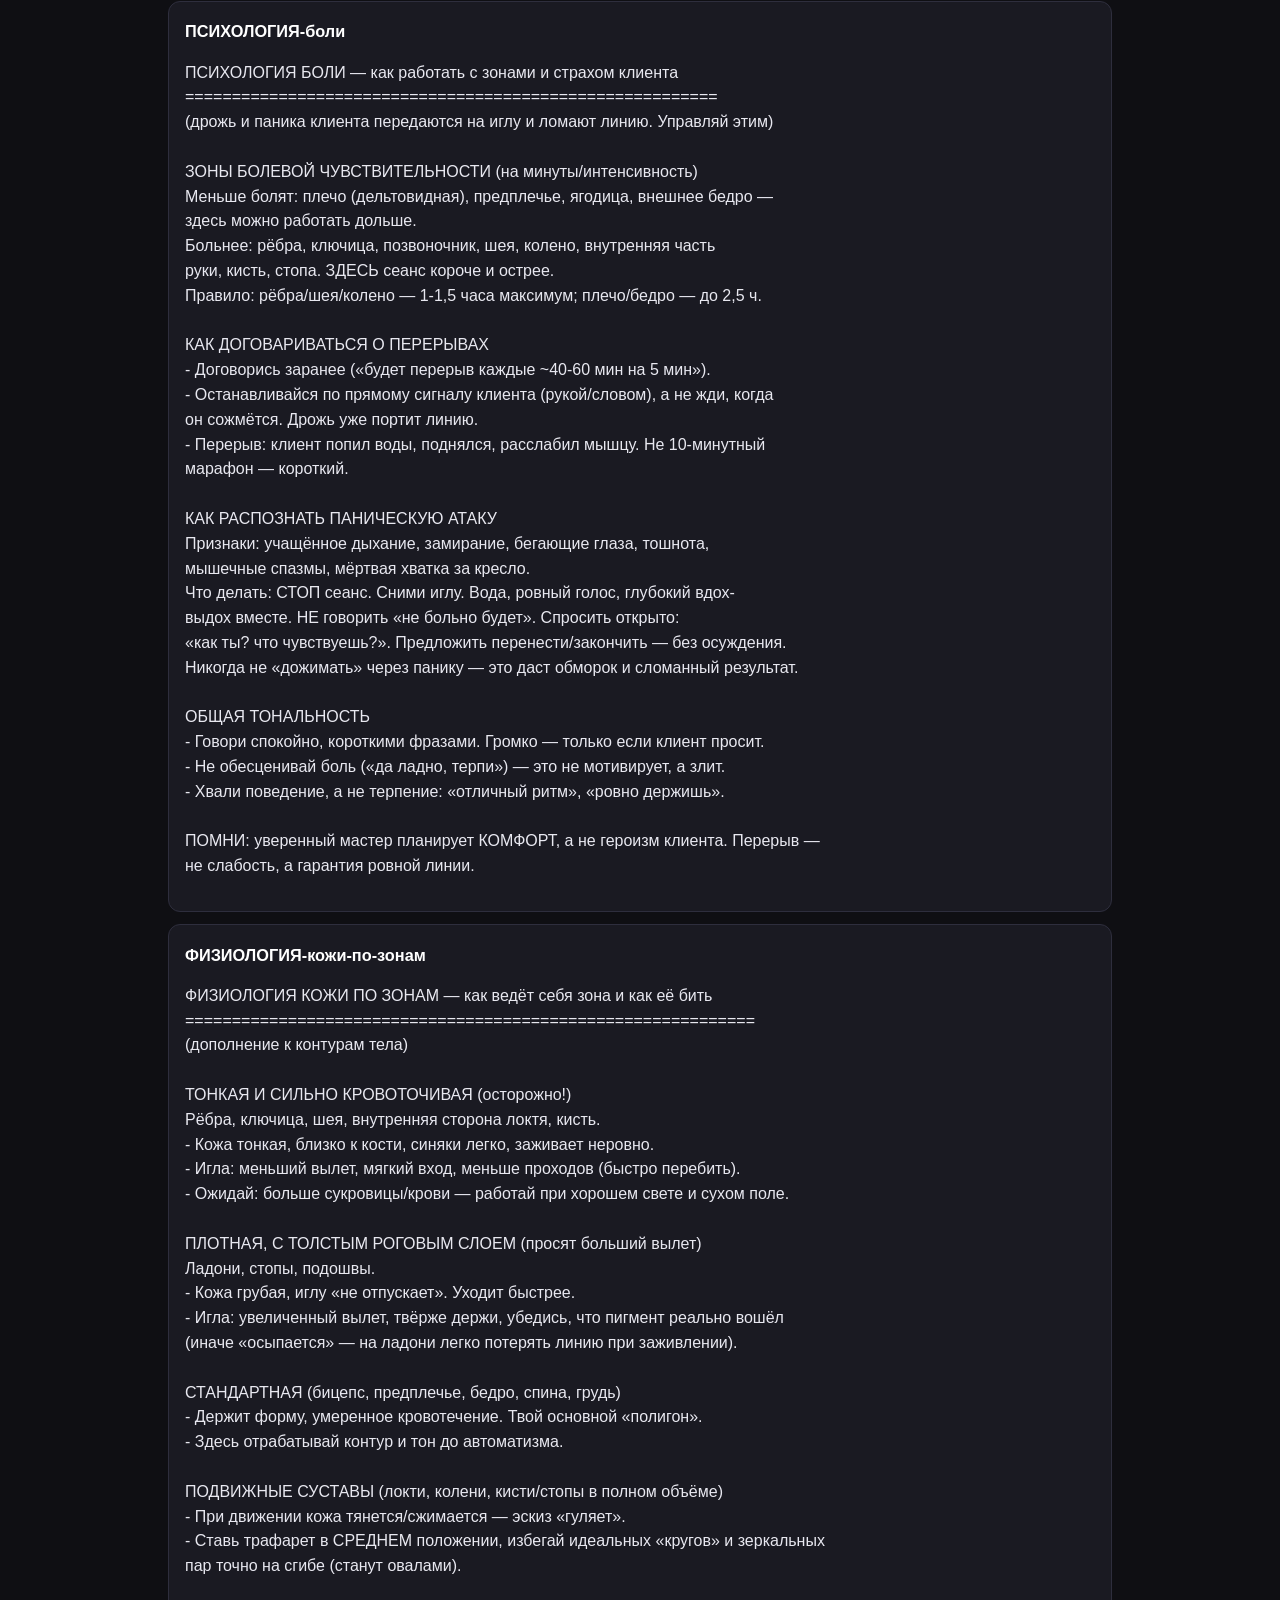
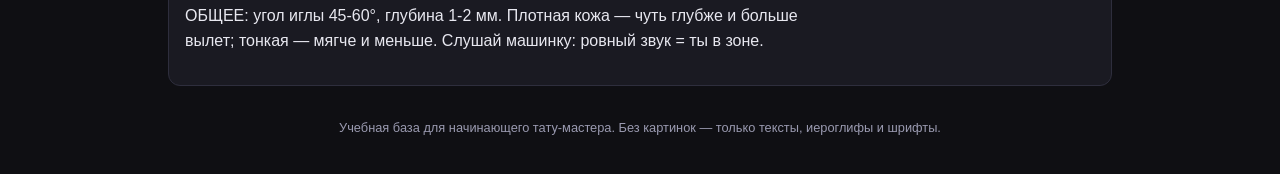
<file: body.html>
<!DOCTYPE html>
<html lang="ru">
<head>
<meta charset="utf-8">
<meta name="viewport" content="width=device-width, initial-scale=1">
<title>Посадка на тело — База эскизов татуировок</title>
<link rel="stylesheet" href="css/main.css">

</head>
<body>
<div class="topbar">
  <span class="logo">База тату-эскизов</span>
  <nav><a href="index.html">Главная</a>
<a href="start.html">Старт</a>
<a href="kanji.html">Иероглифы</a>
<a href="fonts.html">Шрифты</a>
<a href="beginner.html">Практика новичку</a>
<a href="body.html" class="on">Посадка на тело</a>
<a href="tonal.html">Тон</a>
<a href="refs.html">Эскизы и цвет</a>
<a href="flash.html">Флеш-идеи</a>
<a href="books.html">Учёба</a>
<a href="reviews.html">Рецензии</a></nav>
</div>
<div class="wrap">
<h1>Посадка на тело</h1>
<div class="card"><h3>README</h3><p class="txt">=====================================================<br>(важно для начинающего: эскиз-«плоский» на бумаге искажается на теле)<br><br>img/ — свободные контуры тела из Wikimedia Commons (public domain):<br>  (можно распечатать/дорисовать проекции спереди-сзади на прозрачной плёнке)<br><br>КАРТА ПОСАДКИ ПО ЗОНАМ ТЕЛА (общие ориентиры):<br>  Предплечье            — самое частое место: держит форму, эскиз почти не<br>                          искажается при движении. Подходит объёмным деталям.<br>  Плечо/верх бицепса    — круглая «подушка»; вертикальные линии на нём «гуляют».<br>  Ребра/бок             — тонкая кожа, близко к костям: больнее, заживает<br>                          хуже, эскиз «плывёт» при вдохе/наклоне. Контур крупнее.<br>  Рука/предплечье-наруж — линия поворачивается — «заворачивай» эскиз.<br>  Нога/бедро            — большое поле, форма идёт по мускулу; низ — хуже заживает.<br>  Ключица/шея           — хрупко, тонкая кожа; только мелкие аккуратные эскизы.<br>  Пальцы/кисти          — часто пересыхают и «осыпаются»; только опытные.<br>  Спина/грудь           — самое гладкое большое поле; держит крупный эскиз.<br><br>ПРАВИЛО: перед сеансом приложи распечатанный эскиз к телу клиента в НАТУРАЛЬНУЮ<br>величину в зеркальном виде и двигайся с ним. Если форма «уезжает» — корректируй<br>до переноса. Трафарет из 02 — основа, финальную посадку делаешь ты.</p></div>
<div class="card"><h3>КЕЙС-1-РЕБРА</h3><p class="txt">УЧЕБНЫЙ КЕЙС №1 — РЁБРА (типичные искажения при вдохе/выдохе)<br>===========================================================<br>КОНТЕКСТ: на плоском листе эскиз «сидит» красиво, на рёбрах при вдохе кожа<br>растягивается и вертикальный овал/линии «плывут» вбок и вверх.<br><br>ИСКАЖЕНИЯ ТИПИЧНЫЕ<br>  - Овал при вдохе становится шире и ниже (растяжение по горизонтали).<br>  - Вертикальная линия уходит к центру груди при глубоком вдохе.<br>  - При выдохе всё возвращается, но НЕ идеально — контур «гуляет».<br><br>ЧТО БРАТЬ ЗА ОСНОВУ<br>  Раскладку считай на РАЗОГНУТОМ/обычном положении корпуса (средний вдох),<br>  а не на максимальном выдохе. Пересчитай эскиз: допускай чуть больше<br>  «запаса», чтобы при вдохе не было деформации фраз/нитей.<br><br>КАК БИТЬ<br>  1. Переноси трафарет в положении «дыши спокойно» (не на глубоком вдохе).<br>  2. Не растягивай кожу вбок при натяжении — иначе заложишь ложную ширину.<br>  3. Линии минимальной толщины (рёбра — тонкая кожа, и перебить страшно).<br><br>ПРОВЕРКА ПОСЛЕ<br>  Попроси клиента глубоко вдохнуть и выдохнуть прямо после набивки —<br>  оцени, «уплыли» ли контуры. Если да — на следующих сеансах корректируй<br>  раскладку (см. ФИЗИОЛОГИЯ-кожи-по-зонам.txt про тонкую кожу).<br><br>ПОМНИ: рёбра — зона более острая и тонкая. Короткий сеанс, точный контур,<br>без перебоя по плотности (см. ПСИХОЛОГИЯ-боли.txt и ПРОХОДЫ-по-зонам.txt).</p></div>
<div class="card"><h3>КЕЙС-2-БИЦЕПС</h3><p class="txt">УЧЕБНЫЙ КЕЙС №2 — БИЦЕПС (искажение при напряжении)<br>====================================================<br>КОНТЕКСТ: на расслабленной руке эскиз «лежит» прямо, но при напряжении<br>бицепс поднимается кверху и утолщается; горизонтальные линии «убегают»<br>вверх по наклону мышцы.<br><br>ИСКАЖЕНИЯ ТИПИЧНЫЕ<br>  - Горизонтальная линия посередине при напряжении наклоняется вверх к<br>    локтю (за счёт бугра мышцы).<br>  - Овал «поднимается» кверху и чуть смещается внутрь.<br>  - Вертикальные линии ближе к внутренней части руки уходят к локтю.<br><br>ЧТО БРАТЬ ЗА ОСНОВУ<br>  Лучший ориентир — нейтральное положение (рука слегка согнута, мышца<br>  расслаблена) — в нём человек носит тату большую часть времени. Натяжение<br>  при «накачке» даёт лишь кратковременную деформацию, которую учитываем в<br>  запасе (не делай линию ТОЧНО по прямой в месте пика мышцы, дай лёгкий<br>  изгиб).<br><br>КАК БИТЬ<br>  1. Раскладывай на расслабленной руке (предплечье опёрто, бицепс не<br>     напряжён).<br>  2. Не опирайся на натяжение «поперёк» мышцы жёстко — позволяй руке<br>     естественно держать позу.<br>  3. Горизонтальные линии на бугре дай с микроизгибом по мышце.<br><br>ПРОВЕРКА ПОСЛЕ<br>  Попроси клиента поднять руку/согнуть локоть (напрячь бицепс) и оцени,<br>  корректируй раскладку.<br><br>ПОМНИ: бицепс — плотная кожа, травматизм ниже, но искажение при напряжении<br>стоит учитывать (см. ФИЗИОЛОГИЯ-кожи-по-зонам.txt и ПРОХОДЫ-по-зонам.txt).</p></div>
<div class="card"><h3>КЕЙС-3-ШЕЯ</h3><p class="txt">УЧЕБНЫЙ КЕЙС №3 — ШЕЯ (подвижность и изгиб)<br>============================================<br>КОНТЕКСТ: шея постоянно поворачивается; кожу смятия тут почти нет, но линии<br>«играют» при наклоне головы. Кожа на шее тонкая и подвижная.<br><br>ИСКАЖЕНИЯ ТИПИЧНЫЕ<br>  - При повороте головы боковые линии натягиваются и уходят к уху.<br>  - Поперечная линия у гортани при запрокидывании головы «плывёт» вниз.<br>  - Овалы на боковой поверхности «сплющиваются» при наклоне.<br><br>ЧТО БРАТЬ ЗА ОСНОВУ<br>  Основная поза — голова прямо, подбородок нейтрально (не запрокинут и не<br>  наклонён). Избегай точных прямых ПОПЕРЁК боковой поверхности шеи —<br>  дай лёгкий изгиб под рельеф, иначе при повороте будет «ломаться».<br><br>КАК БИТЬ<br>  1. Раскладка — при ровной голове (клиент смотрит вперёд, не запрокидывая).<br>  2. Не опирайся на прямую горизонталь у боковой зоны — микродуга по шее.<br>  3. Пропорции консервативно: шея узкая, маленькие «логотипы» читаются лучше<br>     больших, съезжающих.<br><br>ПРОВЕРКА ПОСЛЕ<br>  Поворот головы клиента в стороны — оцени, «уплыла» ли линия. Если ломается<br><br>ПОМНИ: шея — зона чувствительная и на виду. Короткий, аккуратный сеанс;<br>сверхтонкая точность (см. ФИЗИОЛОГИЯ-кожи и ПРОХОДЫ-по-зонам.txt).</p></div>
<div class="card"><h3>ПСИХОЛОГИЯ-боли</h3><p class="txt">ПСИХОЛОГИЯ БОЛИ — как работать с зонами и страхом клиента<br>=========================================================<br>(дрожь и паника клиента передаются на иглу и ломают линию. Управляй этим)<br><br>ЗОНЫ БОЛЕВОЙ ЧУВСТВИТЕЛЬНОСТИ (на минуты/интенсивность)<br>  Меньше болят: плечо (дельтовидная), предплечье, ягодица, внешнее бедро —<br>    здесь можно работать дольше.<br>  Больнее: рёбра, ключица, позвоночник, шея, колено, внутренняя часть<br>    руки, кисть, стопа. ЗДЕСЬ сеанс короче и острее.<br>  Правило: рёбра/шея/колено — 1-1,5 часа максимум; плечо/бедро — до 2,5 ч.<br><br>КАК ДОГОВАРИВАТЬСЯ О ПЕРЕРЫВАХ<br>  - Договорись заранее («будет перерыв каждые ~40-60 мин на 5 мин»).<br>  - Останавливайся по прямому сигналу клиента (рукой/словом), а не жди, когда<br>    он сожмётся. Дрожь уже портит линию.<br>  - Перерыв: клиент попил воды, поднялся, расслабил мышцу. Не 10-минутный<br>    марафон — короткий.<br><br>КАК РАСПОЗНАТЬ ПАНИЧЕСКУЮ АТАКУ<br>  Признаки: учащённое дыхание, замирание, бегающие глаза, тошнота,<br>    мышечные спазмы, мёртвая хватка за кресло.<br>  Что делать: СТОП сеанс. Сними иглу. Вода, ровный голос, глубокий вдох-<br>    выдох вместе. НЕ говорить «не больно будет». Спросить открыто:<br>    «как ты? что чувствуешь?». Предложить перенести/закончить — без осуждения.<br>  Никогда не «дожимать» через панику — это даст обморок и сломанный результат.<br><br>ОБЩАЯ ТОНАЛЬНОСТЬ<br>  - Говори спокойно, короткими фразами. Громко — только если клиент просит.<br>  - Не обесценивай боль («да ладно, терпи») — это не мотивирует, а злит.<br>  - Хвали поведение, а не терпение: «отличный ритм», «ровно держишь».<br><br>ПОМНИ: уверенный мастер планирует КОМФОРТ, а не героизм клиента. Перерыв —<br>не слабость, а гарантия ровной линии.</p></div>
<div class="card"><h3>ФИЗИОЛОГИЯ-кожи-по-зонам</h3><p class="txt">ФИЗИОЛОГИЯ КОЖИ ПО ЗОНАМ — как ведёт себя зона и как её бить<br>=============================================================<br>(дополнение к контурам тела)<br><br>ТОНКАЯ И СИЛЬНО КРОВОТОЧИВАЯ (осторожно!)<br>  Рёбра, ключица, шея, внутренняя сторона локтя, кисть.<br>  - Кожа тонкая, близко к кости, синяки легко, заживает неровно.<br>  - Игла: меньший вылет, мягкий вход, меньше проходов (быстро перебить).<br>  - Ожидай: больше сукровицы/крови — работай при хорошем свете и сухом поле.<br><br>ПЛОТНАЯ, С ТОЛСТЫМ РОГОВЫМ СЛОЕМ (просят больший вылет)<br>  Ладони, стопы, подошвы.<br>  - Кожа грубая, иглу «не отпускает». Уходит быстрее.<br>  - Игла: увеличенный вылет, твёрже держи, убедись, что пигмент реально вошёл<br>    (иначе «осыпается» — на ладони легко потерять линию при заживлении).<br><br>СТАНДАРТНАЯ (бицепс, предплечье, бедро, спина, грудь)<br>  - Держит форму, умеренное кровотечение. Твой основной «полигон».<br>  - Здесь отрабатывай контур и тон до автоматизма.<br><br>ПОДВИЖНЫЕ СУСТАВЫ (локти, колени, кисти/стопы в полном объёме)<br>  - При движении кожа тянется/сжимается — эскиз «гуляет».<br>  - Ставь трафарет в СРЕДНЕМ положении, избегай идеальных «кругов» и зеркальных<br>    пар точно на сгибе (станут овалами).<br><br>ОБЩЕЕ: угол иглы 45-60°, глубина 1-2 мм. Плотная кожа — чуть глубже и больше<br>вылет; тонкая — мягче и меньше. Слушай машинку: ровный звук = ты в зоне.</p></div>
<footer>Учебная база для начинающего тату-мастера. Без картинок — только тексты, иероглифы и шрифты.</footer>
</div>
</body>
</html>
</file>
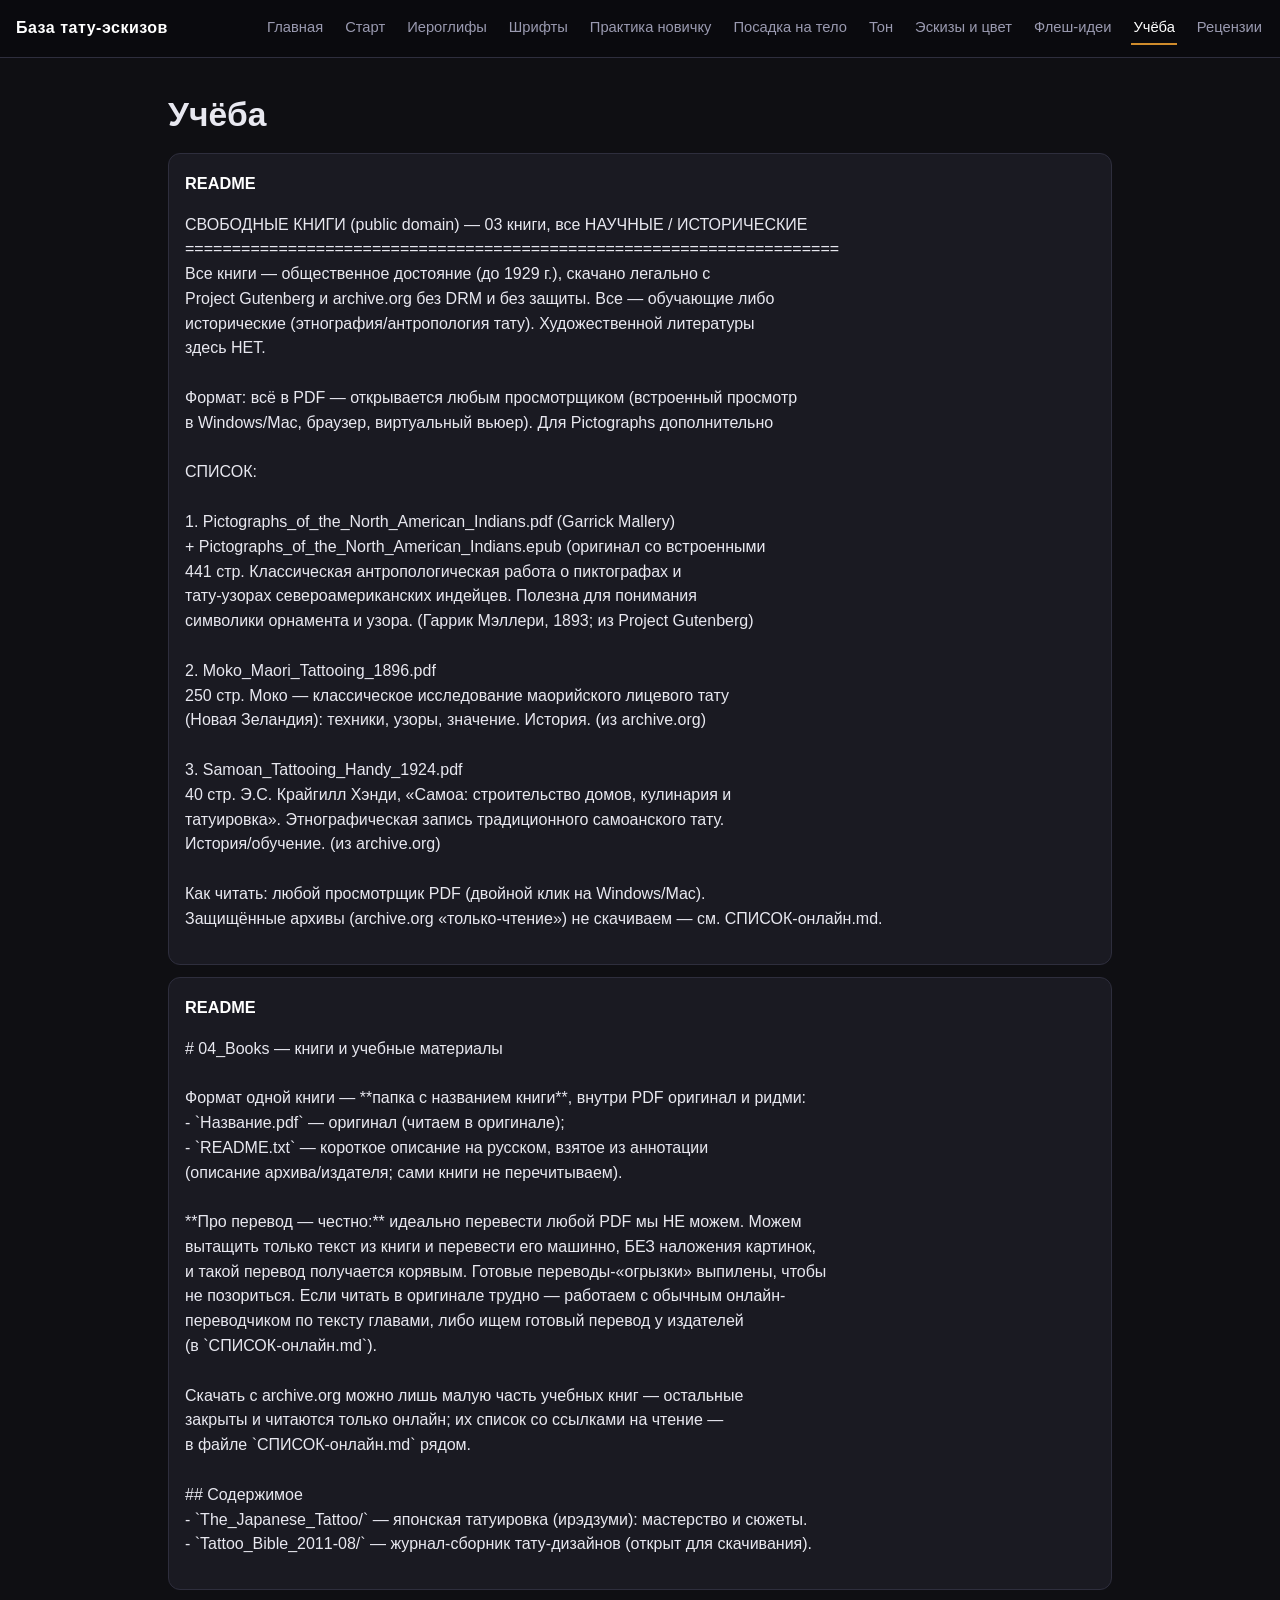
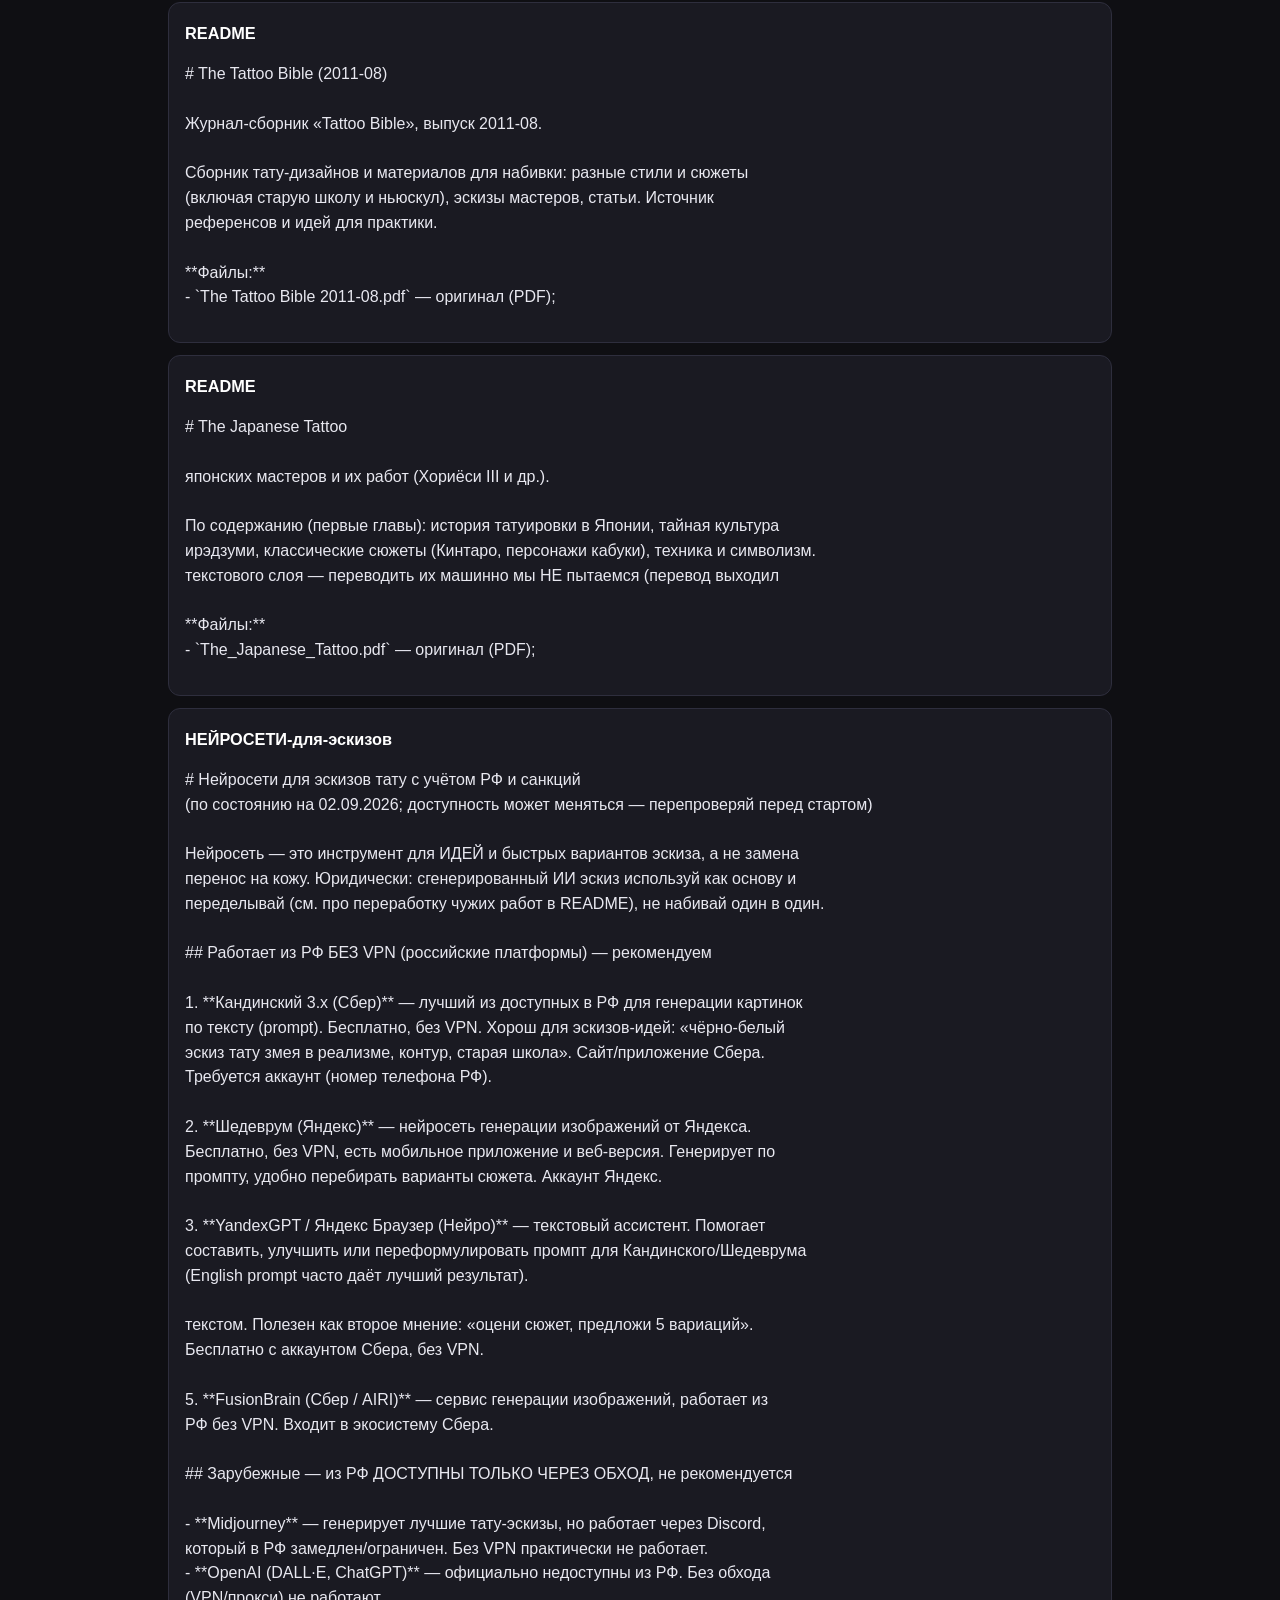
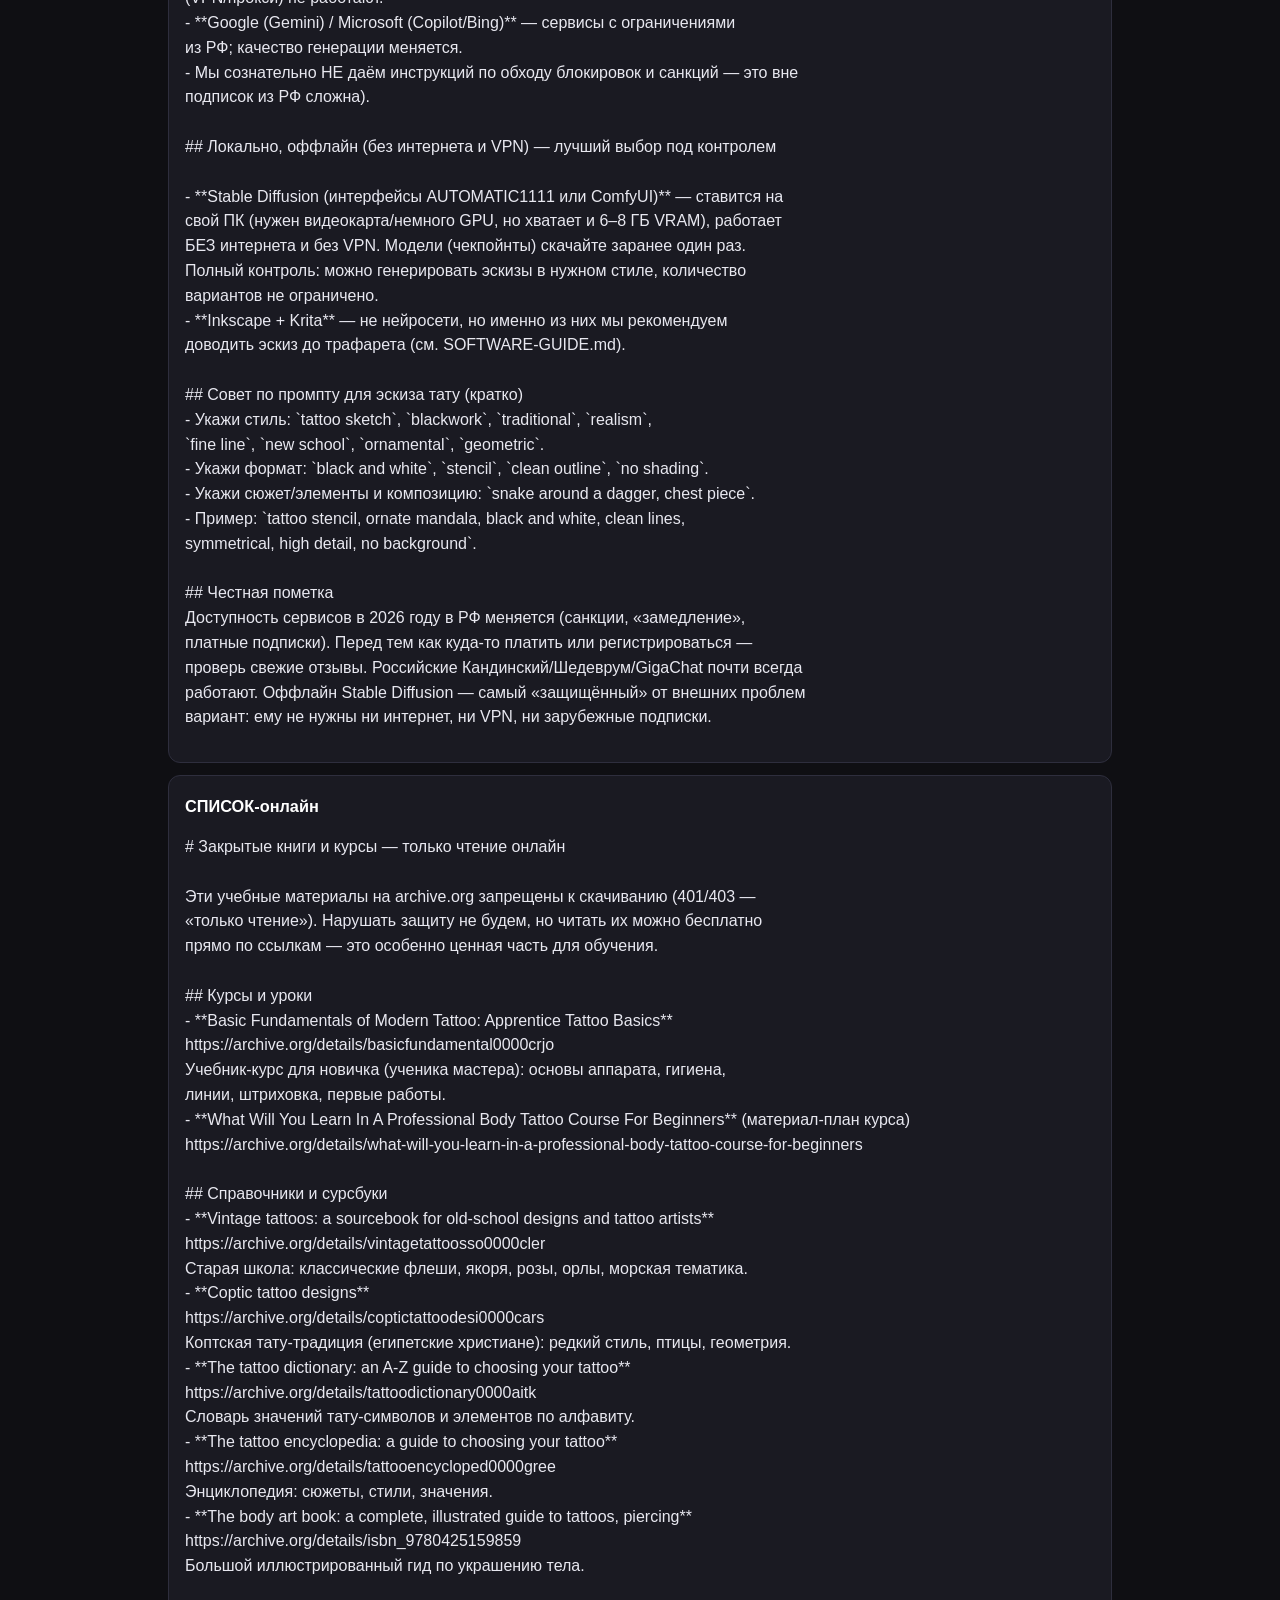
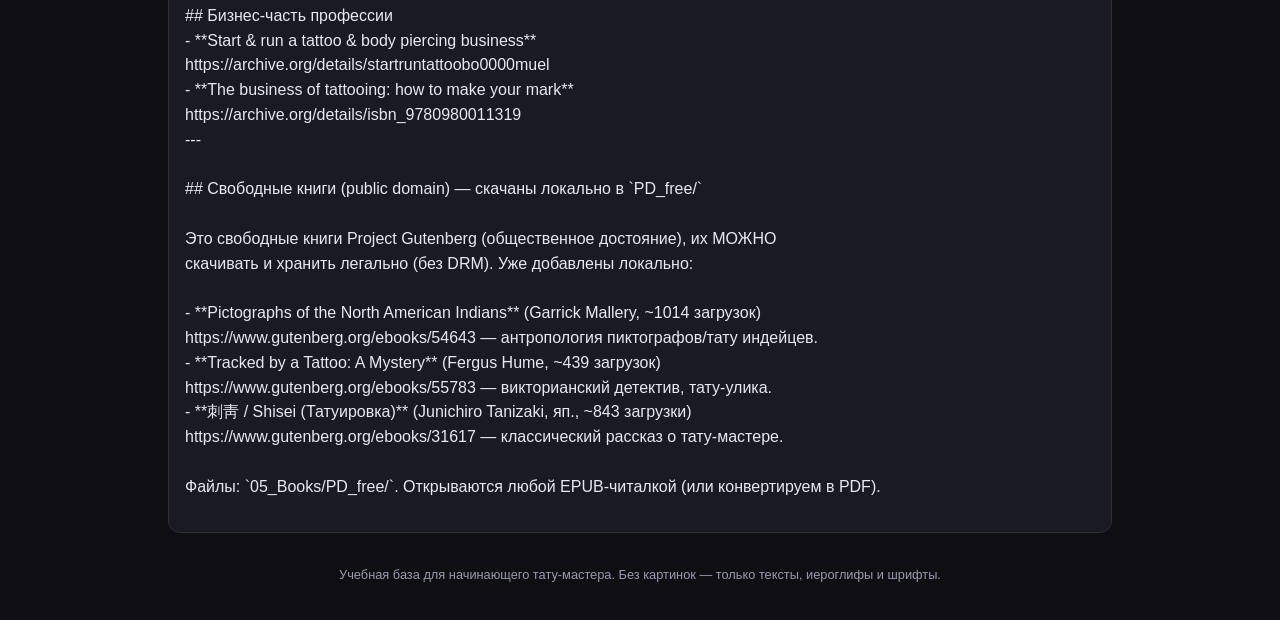
<file: books.html>
<!DOCTYPE html>
<html lang="ru">
<head>
<meta charset="utf-8">
<meta name="viewport" content="width=device-width, initial-scale=1">
<title>Учёба — База эскизов татуировок</title>
<link rel="stylesheet" href="css/main.css">

</head>
<body>
<div class="topbar">
  <span class="logo">База тату-эскизов</span>
  <nav><a href="index.html">Главная</a>
<a href="start.html">Старт</a>
<a href="kanji.html">Иероглифы</a>
<a href="fonts.html">Шрифты</a>
<a href="beginner.html">Практика новичку</a>
<a href="body.html">Посадка на тело</a>
<a href="tonal.html">Тон</a>
<a href="refs.html">Эскизы и цвет</a>
<a href="flash.html">Флеш-идеи</a>
<a href="books.html" class="on">Учёба</a>
<a href="reviews.html">Рецензии</a></nav>
</div>
<div class="wrap">
<h1>Учёба</h1>
<div class="card"><h3>README</h3><p class="txt">СВОБОДНЫЕ КНИГИ (public domain) — 03 книги, все НАУЧНЫЕ / ИСТОРИЧЕСКИЕ<br>======================================================================<br>Все книги — общественное достояние (до 1929 г.), скачано легально с<br>Project Gutenberg и archive.org без DRM и без защиты. Все — обучающие либо<br>исторические (этнография/антропология тату). Художественной литературы<br>здесь НЕТ.<br><br>Формат: всё в PDF — открывается любым просмотрщиком (встроенный просмотр<br>в Windows/Mac, браузер, виртуальный вьюер). Для Pictographs дополнительно<br><br>СПИСОК:<br><br>1. Pictographs_of_the_North_American_Indians.pdf  (Garrick Mallery)<br>   + Pictographs_of_the_North_American_Indians.epub (оригинал со встроенными<br>   441 стр. Классическая антропологическая работа о пиктографах и<br>   тату-узорах североамериканских индейцев. Полезна для понимания<br>   символики орнамента и узора. (Гаррик Мэллери, 1893; из Project Gutenberg)<br><br>2. Moko_Maori_Tattooing_1896.pdf<br>   250 стр. Моко — классическое исследование маорийского лицевого тату<br>   (Новая Зеландия): техники, узоры, значение. История. (из archive.org)<br><br>3. Samoan_Tattooing_Handy_1924.pdf<br>   40 стр. Э.С. Крайгилл Хэнди, «Самoa: строительство домов, кулинария и<br>   татуировка». Этнографическая запись традиционного самоанского тату.<br>   История/обучение. (из archive.org)<br><br>Как читать: любой просмотрщик PDF (двойной клик на Windows/Mac).<br>Защищённые архивы (archive.org «только-чтение») не скачиваем — см. СПИСОК-онлайн.md.</p></div>
<div class="card"><h3>README</h3><p class="txt"># 04_Books — книги и учебные материалы<br><br>Формат одной книги — **папка с названием книги**, внутри PDF оригинал и ридми:<br>- `Название.pdf` — оригинал (читаем в оригинале);<br>- `README.txt` — короткое описание на русском, взятое из аннотации<br>  (описание архива/издателя; сами книги не перечитываем).<br><br>**Про перевод — честно:** идеально перевести любой PDF мы НЕ можем. Можем<br>вытащить только текст из книги и перевести его машинно, БЕЗ наложения картинок,<br>и такой перевод получается корявым. Готовые переводы-«огрызки» выпилены, чтобы<br>не позориться. Если читать в оригинале трудно — работаем с обычным онлайн-<br>переводчиком по тексту главами, либо ищем готовый перевод у издателей<br>(в `СПИСОК-онлайн.md`).<br><br>Скачать с archive.org можно лишь малую часть учебных книг — остальные<br>закрыты и читаются только онлайн; их список со ссылками на чтение —<br>в файле `СПИСОК-онлайн.md` рядом.<br><br>## Содержимое<br>- `The_Japanese_Tattoo/` — японская татуировка (ирэдзуми): мастерство и сюжеты.<br>- `Tattoo_Bible_2011-08/` — журнал-сборник тату-дизайнов (открыт для скачивания).</p></div>
<div class="card"><h3>README</h3><p class="txt"># The Tattoo Bible (2011-08)<br><br>Журнал-сборник «Tattoo Bible», выпуск 2011-08.<br><br>Сборник тату-дизайнов и материалов для набивки: разные стили и сюжеты<br>(включая старую школу и ньюскул), эскизы мастеров, статьи. Источник<br>референсов и идей для практики.<br><br>**Файлы:**<br>- `The Tattoo Bible 2011-08.pdf` — оригинал (PDF);</p></div>
<div class="card"><h3>README</h3><p class="txt"># The Japanese Tattoo<br><br>японских мастеров и их работ (Хориёси III и др.).<br><br>По содержанию (первые главы): история татуировки в Японии, тайная культура<br>ирэдзуми, классические сюжеты (Кинтаро, персонажи кабуки), техника и символизм.<br>текстового слоя — переводить их машинно мы НЕ пытаемся (перевод выходил<br><br>**Файлы:**<br>- `The_Japanese_Tattoo.pdf` — оригинал (PDF);</p></div>
<div class="card"><h3>НЕЙРОСЕТИ-для-эскизов</h3><p class="txt"># Нейросети для эскизов тату с учётом РФ и санкций<br>(по состоянию на 02.09.2026; доступность может меняться — перепроверяй перед стартом)<br><br>Нейросеть — это инструмент для ИДЕЙ и быстрых вариантов эскиза, а не замена<br>перенос на кожу. Юридически: сгенерированный ИИ эскиз используй как основу и<br>переделывай (см. про переработку чужих работ в README), не набивай один в один.<br><br>## Работает из РФ БЕЗ VPN (российские платформы) — рекомендуем<br><br>1. **Кандинский 3.x (Сбер)** — лучший из доступных в РФ для генерации картинок<br>   по тексту (prompt). Бесплатно, без VPN. Хорош для эскизов-идей: «чёрно-белый<br>   эскиз тату змея в реализме, контур, старая школа». Сайт/приложение Сбера.<br>   Требуется аккаунт (номер телефона РФ).<br><br>2. **Шедеврум (Яндекс)** — нейросеть генерации изображений от Яндекса.<br>   Бесплатно, без VPN, есть мобильное приложение и веб-версия. Генерирует по<br>   промпту, удобно перебирать варианты сюжета. Аккаунт Яндекс.<br><br>3. **YandexGPT / Яндекс Браузер (Нейро)** — текстовый ассистент. Помогает<br>   составить, улучшить или переформулировать промпт для Кандинского/Шедеврума<br>   (English prompt часто даёт лучший результат).<br><br>   текстом. Полезен как второе мнение: «оцени сюжет, предложи 5 вариаций».<br>   Бесплатно с аккаунтом Сбера, без VPN.<br><br>5. **FusionBrain (Сбер / AIRI)** — сервис генерации изображений, работает из<br>   РФ без VPN. Входит в экосистему Сбера.<br><br>## Зарубежные — из РФ ДОСТУПНЫ ТОЛЬКО ЧЕРЕЗ ОБХОД, не рекомендуется<br><br>- **Midjourney** — генерирует лучшие тату-эскизы, но работает через Discord,<br>  который в РФ замедлен/ограничен. Без VPN практически не работает.<br>- **OpenAI (DALL·E, ChatGPT)** — официально недоступны из РФ. Без обхода<br>  (VPN/прокси) не работают.<br>- **Google (Gemini) / Microsoft (Copilot/Bing)** — сервисы с ограничениями<br>  из РФ; качество генерации меняется.<br>- Мы сознательно НЕ даём инструкций по обходу блокировок и санкций — это вне<br>  подписок из РФ сложна).<br><br>## Локально, оффлайн (без интернета и VPN) — лучший выбор под контролем<br><br>- **Stable Diffusion (интерфейсы AUTOMATIC1111 или ComfyUI)** — ставится на<br>  свой ПК (нужен видеокарта/немного GPU, но хватает и 6–8 ГБ VRAM), работает<br>  БЕЗ интернета и без VPN. Модели (чекпойнты) скачайте заранее один раз.<br>  Полный контроль: можно генерировать эскизы в нужном стиле, количество<br>  вариантов не ограничено.<br>- **Inkscape + Krita** — не нейросети, но именно из них мы рекомендуем<br>  доводить эскиз до трафарета (см. SOFTWARE-GUIDE.md).<br><br>## Совет по промпту для эскиза тату (кратко)<br>- Укажи стиль: `tattoo sketch`, `blackwork`, `traditional`, `realism`,<br>  `fine line`, `new school`, `ornamental`, `geometric`.<br>- Укажи формат: `black and white`, `stencil`, `clean outline`, `no shading`.<br>- Укажи сюжет/элементы и композицию: `snake around a dagger, chest piece`.<br>- Пример: `tattoo stencil, ornate mandala, black and white, clean lines,<br>  symmetrical, high detail, no background`.<br><br>## Честная пометка<br>Доступность сервисов в 2026 году в РФ меняется (санкции, «замедление»,<br>платные подписки). Перед тем как куда-то платить или регистрироваться —<br>проверь свежие отзывы. Российские Кандинский/Шедеврум/GigaChat почти всегда<br>работают. Оффлайн Stable Diffusion — самый «защищённый» от внешних проблем<br>вариант: ему не нужны ни интернет, ни VPN, ни зарубежные подписки.</p></div>
<div class="card"><h3>СПИСОК-онлайн</h3><p class="txt"># Закрытые книги и курсы — только чтение онлайн<br><br>Эти учебные материалы на archive.org запрещены к скачиванию (401/403 —<br>«только чтение»). Нарушать защиту не будем, но читать их можно бесплатно<br>прямо по ссылкам — это особенно ценная часть для обучения.<br><br>## Курсы и уроки<br>- **Basic Fundamentals of Modern Tattoo: Apprentice Tattoo Basics**<br>  https://archive.org/details/basicfundamental0000crjo<br>  Учебник-курс для новичка (ученика мастера): основы аппарата, гигиена,<br>  линии, штриховка, первые работы.<br>- **What Will You Learn In A Professional Body Tattoo Course For Beginners** (материал-план курса)<br>  https://archive.org/details/what-will-you-learn-in-a-professional-body-tattoo-course-for-beginners<br><br>## Справочники и сурсбуки<br>- **Vintage tattoos: a sourcebook for old-school designs and tattoo artists**<br>  https://archive.org/details/vintagetattoosso0000cler<br>  Старая школа: классические флеши, якоря, розы, орлы, морская тематика.<br>- **Coptic tattoo designs**<br>  https://archive.org/details/coptictattoodesi0000cars<br>  Коптская тату-традиция (египетские христиане): редкий стиль, птицы, геометрия.<br>- **The tattoo dictionary: an A-Z guide to choosing your tattoo**<br>  https://archive.org/details/tattoodictionary0000aitk<br>  Словарь значений тату-символов и элементов по алфавиту.<br>- **The tattoo encyclopedia: a guide to choosing your tattoo**<br>  https://archive.org/details/tattooencycloped0000gree<br>  Энциклопедия: сюжеты, стили, значения.<br>- **The body art book: a complete, illustrated guide to tattoos, piercing**<br>  https://archive.org/details/isbn_9780425159859<br>  Большой иллюстрированный гид по украшению тела.<br><br>## Бизнес-часть профессии<br>- **Start &amp; run a tattoo &amp; body piercing business**<br>  https://archive.org/details/startruntattoobo0000muel<br>- **The business of tattooing: how to make your mark**<br>  https://archive.org/details/isbn_9780980011319<br>---<br><br>## Свободные книги (public domain) — скачаны локально в `PD_free/`<br><br>Это свободные книги Project Gutenberg (общественное достояние), их МОЖНО<br>скачивать и хранить легально (без DRM). Уже добавлены локально:<br><br>- **Pictographs of the North American Indians** (Garrick Mallery, ~1014 загрузок)<br>  https://www.gutenberg.org/ebooks/54643  — антропология пиктографов/тату индейцев.<br>- **Tracked by a Tattoo: A Mystery** (Fergus Hume, ~439 загрузок)<br>  https://www.gutenberg.org/ebooks/55783  — викторианский детектив, тату-улика.<br>- **刺靑 / Shisei (Татуировка)** (Junichiro Tanizaki, яп., ~843 загрузки)<br>  https://www.gutenberg.org/ebooks/31617  — классический рассказ о тату-мастере.<br><br>Файлы: `05_Books/PD_free/`. Открываются любой EPUB-читалкой (или конвертируем в PDF).</p></div>
<footer>Учебная база для начинающего тату-мастера. Без картинок — только тексты, иероглифы и шрифты.</footer>
</div>
</body>
</html>
</file>
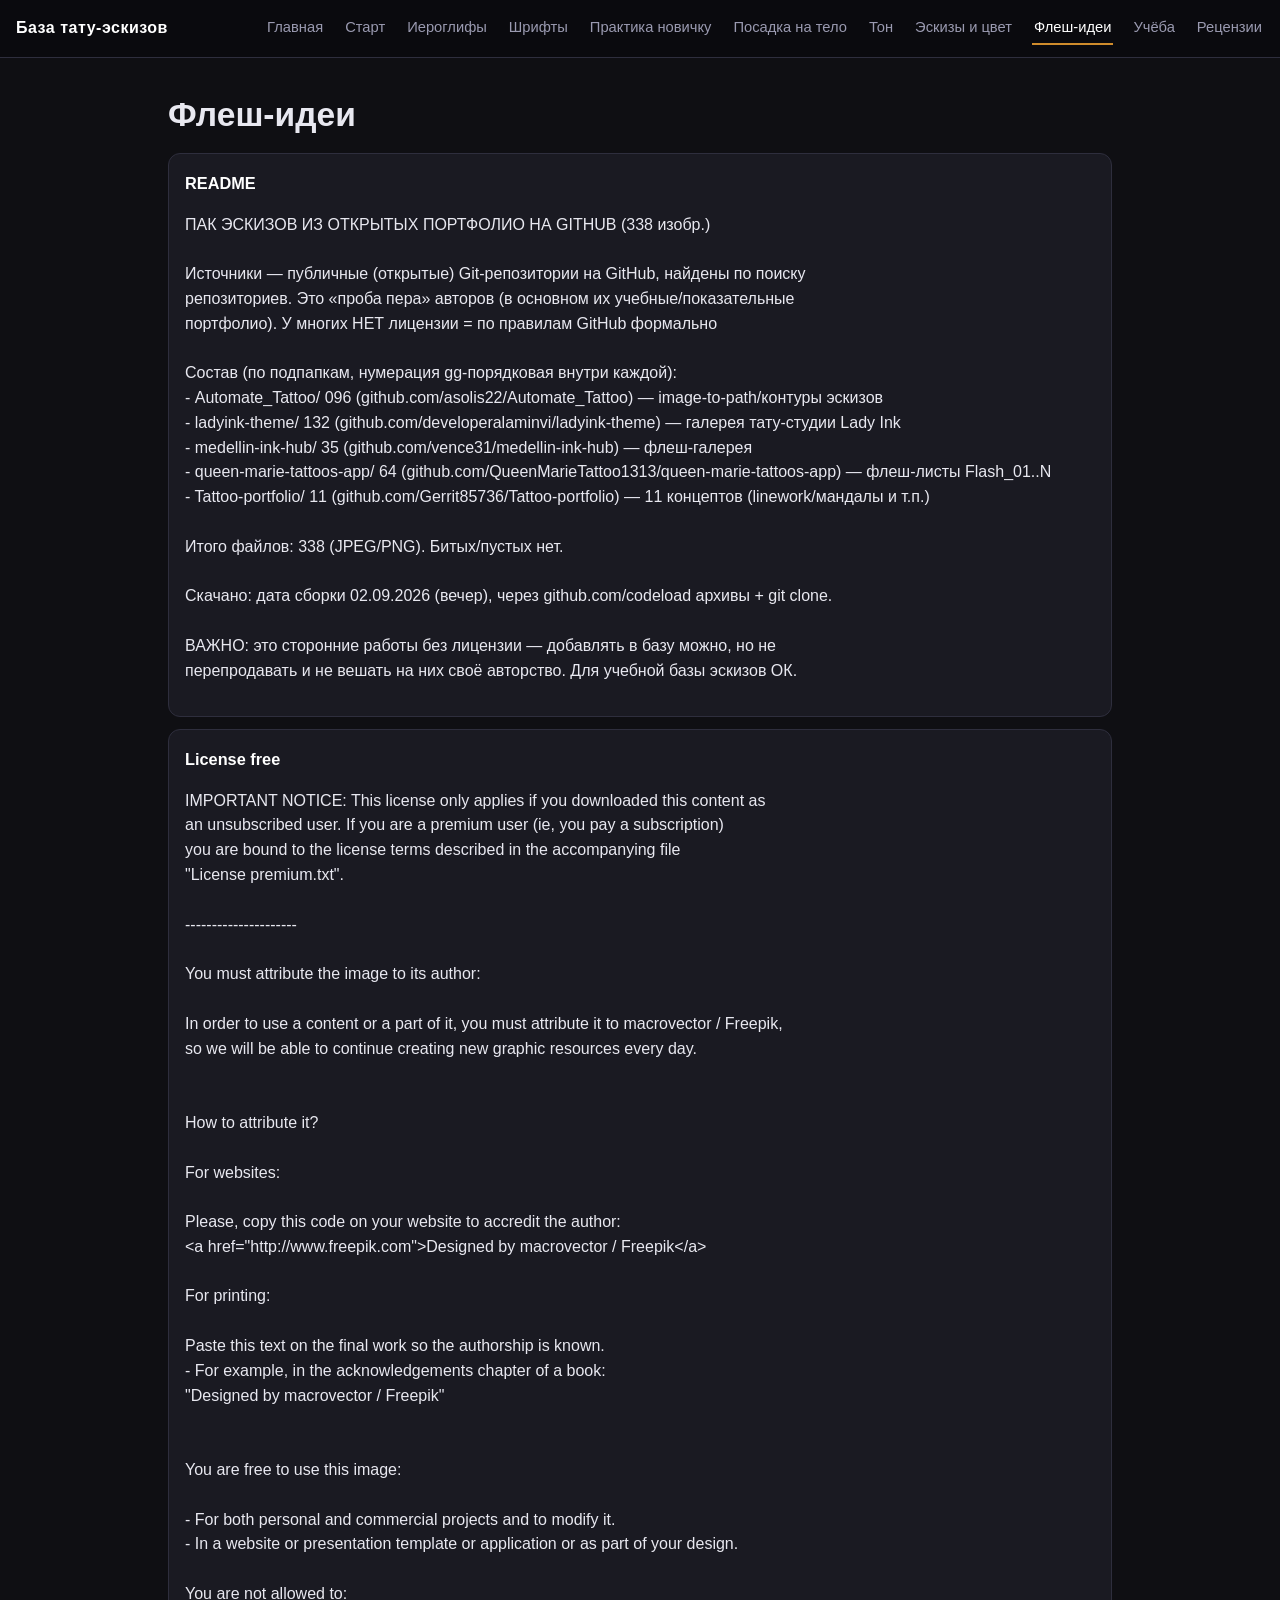
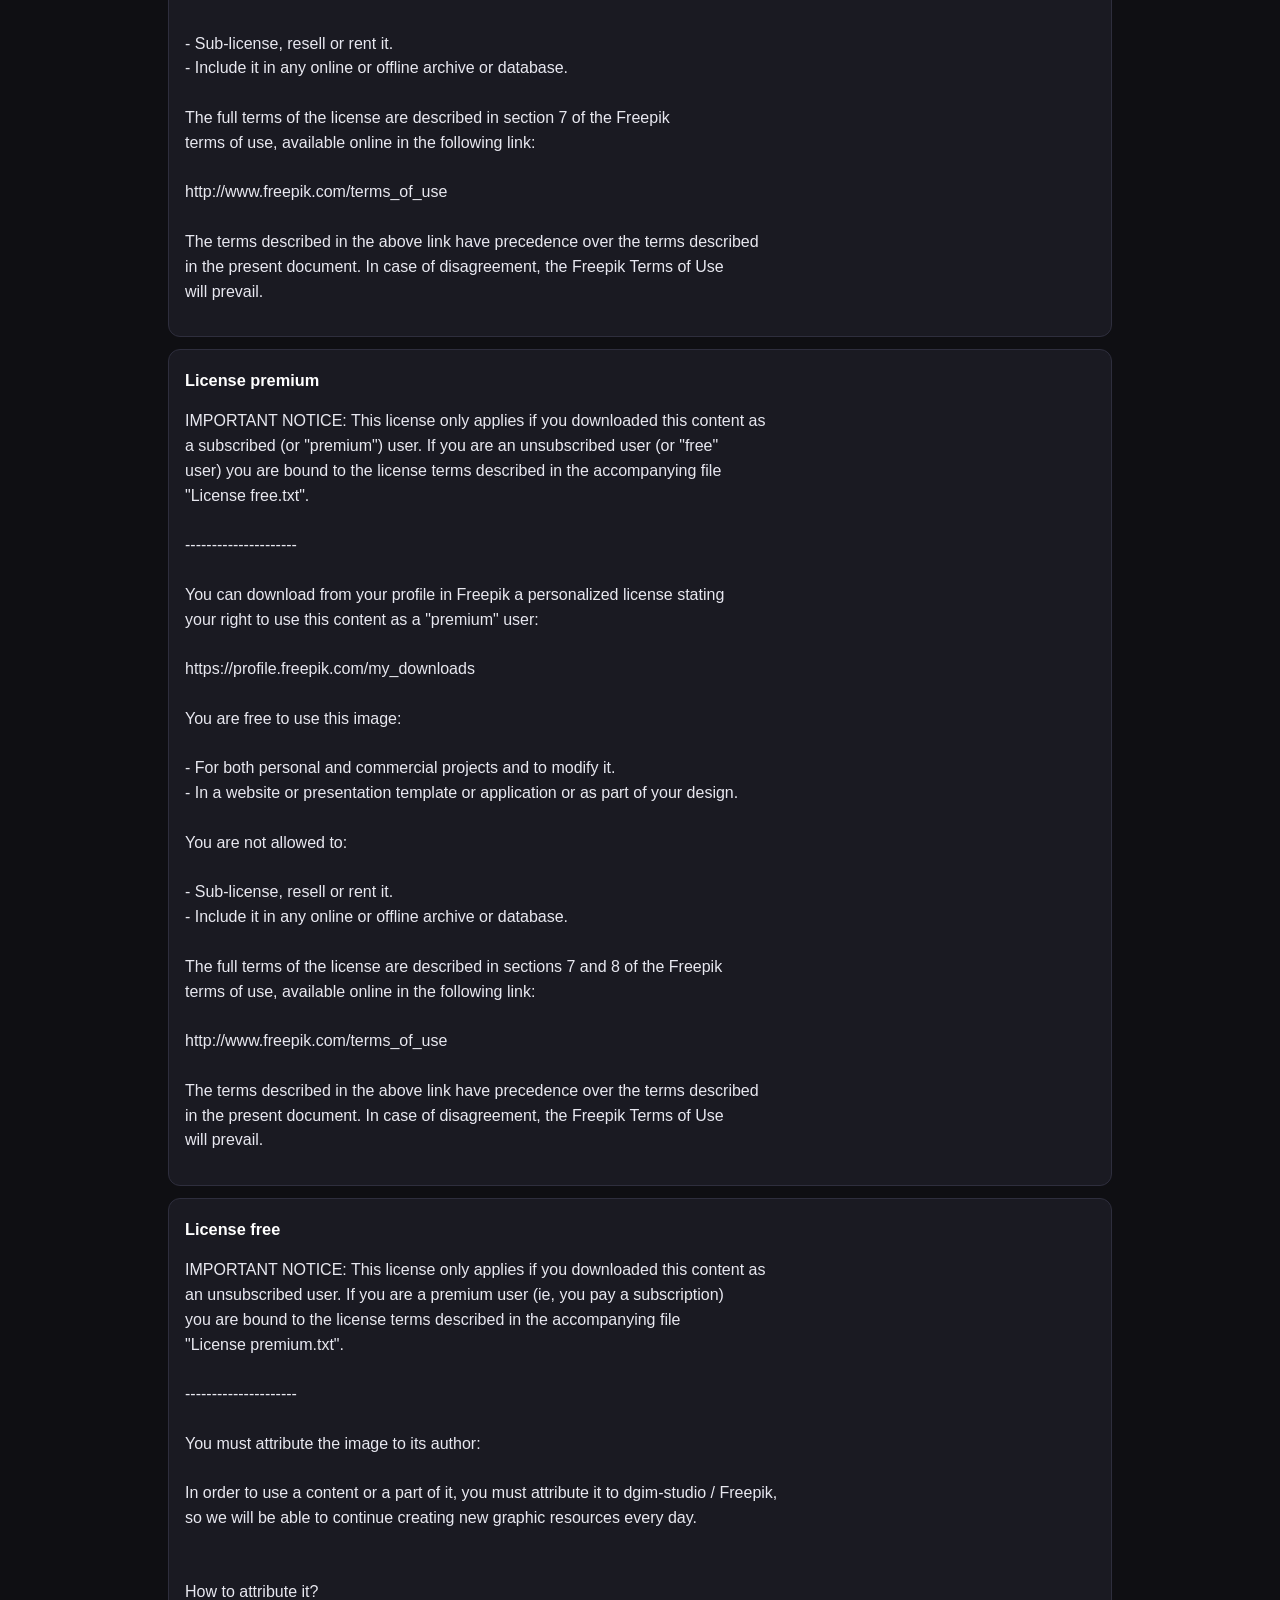
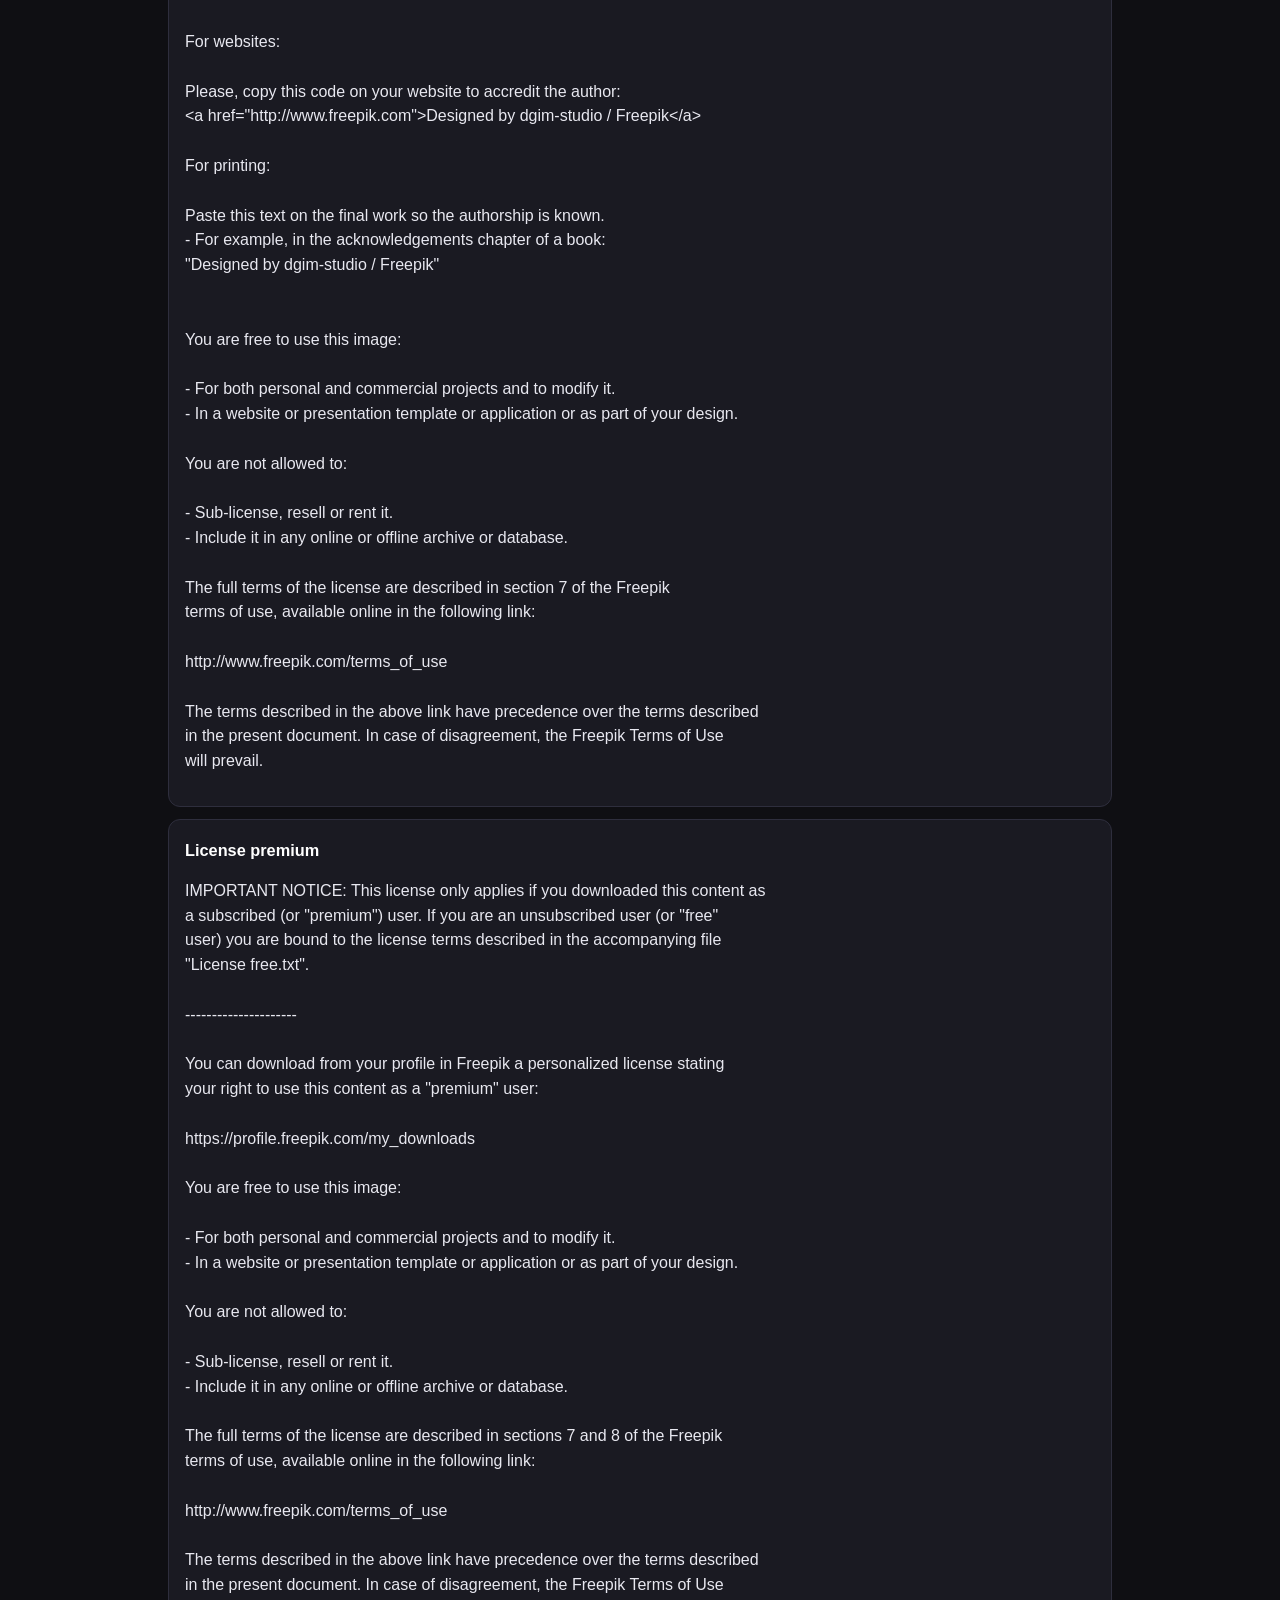
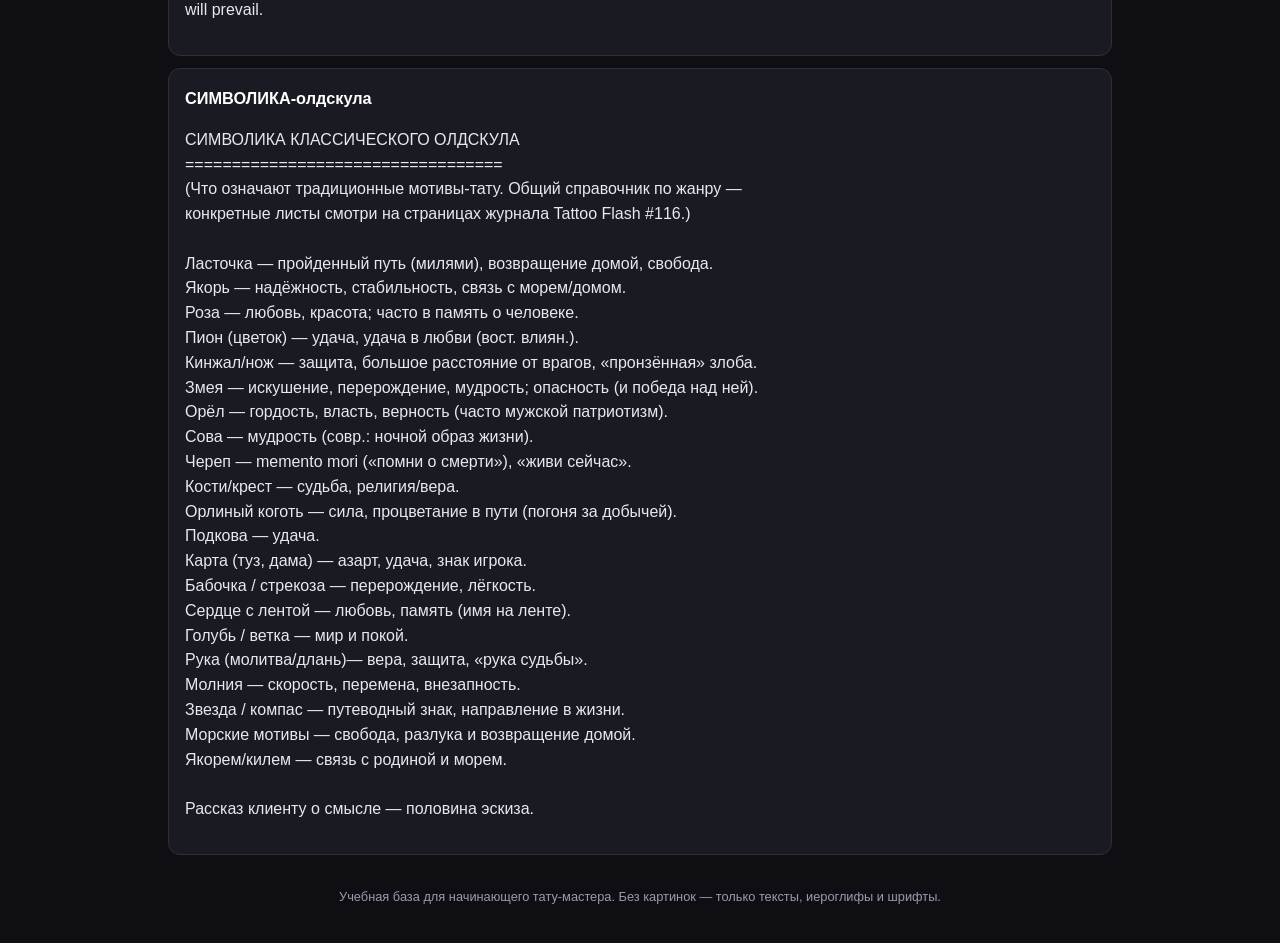
<file: flash.html>
<!DOCTYPE html>
<html lang="ru">
<head>
<meta charset="utf-8">
<meta name="viewport" content="width=device-width, initial-scale=1">
<title>Флеш-идеи — База эскизов татуировок</title>
<link rel="stylesheet" href="css/main.css">

</head>
<body>
<div class="topbar">
  <span class="logo">База тату-эскизов</span>
  <nav><a href="index.html">Главная</a>
<a href="start.html">Старт</a>
<a href="kanji.html">Иероглифы</a>
<a href="fonts.html">Шрифты</a>
<a href="beginner.html">Практика новичку</a>
<a href="body.html">Посадка на тело</a>
<a href="tonal.html">Тон</a>
<a href="refs.html">Эскизы и цвет</a>
<a href="flash.html" class="on">Флеш-идеи</a>
<a href="books.html">Учёба</a>
<a href="reviews.html">Рецензии</a></nav>
</div>
<div class="wrap">
<h1>Флеш-идеи</h1>
<div class="card"><h3>README</h3><p class="txt">ПАК ЭСКИЗОВ ИЗ ОТКРЫТЫХ ПОРТФОЛИО НА GITHUB (338 изобр.)<br><br>Источники — публичные (открытые) Git-репозитории на GitHub, найдены по поиску<br>репозиториев. Это «проба пера» авторов (в основном их учебные/показательные<br>портфолио). У многих НЕТ лицензии = по правилам GitHub формально<br><br>Состав (по подпапкам, нумерация gg-порядковая внутри каждой):<br>- Automate_Tattoo/         096  (github.com/asolis22/Automate_Tattoo)   — image-to-path/контуры эскизов<br>- ladyink-theme/           132  (github.com/developeralaminvi/ladyink-theme) — галерея тату-студии Lady Ink<br>- medellin-ink-hub/         35  (github.com/vence31/medellin-ink-hub)  — флеш-галерея<br>- queen-marie-tattoos-app/  64  (github.com/QueenMarieTattoo1313/queen-marie-tattoos-app) — флеш-листы Flash_01..N<br>- Tattoo-portfolio/         11  (github.com/Gerrit85736/Tattoo-portfolio) — 11 концептов (linework/мандалы и т.п.)<br><br>Итого файлов: 338 (JPEG/PNG). Битых/пустых нет.<br><br>Скачано: дата сборки 02.09.2026 (вечер), через github.com/codeload архивы + git clone.<br><br>ВАЖНО: это сторонние работы без лицензии — добавлять в базу можно, но не<br>перепродавать и не вешать на них своё авторство. Для учебной базы эскизов ОК.</p></div>
<div class="card"><h3>License free</h3><p class="txt">IMPORTANT NOTICE: This license only applies if you downloaded this content as<br>an unsubscribed user. If you are a premium user (ie, you pay a subscription)<br>you are bound to the license terms described in the accompanying file<br>&quot;License premium.txt&quot;.<br><br>---------------------<br><br>You must attribute the image to its author:<br><br>In order to use a content or a part of it, you must attribute it to macrovector / Freepik,<br>so we will be able to continue creating new graphic resources every day.<br><br><br>How to attribute it?<br><br>For websites:<br><br>Please, copy this code on your website to accredit the author:<br>&lt;a href=&quot;http://www.freepik.com&quot;&gt;Designed by macrovector / Freepik&lt;/a&gt;<br><br>For printing:<br><br>Paste this text on the final work so the authorship is known.<br>- For example, in the acknowledgements chapter of a book:<br>&quot;Designed by macrovector / Freepik&quot;<br><br><br>You are free to use this image:<br><br>- For both personal and commercial projects and to modify it.<br>- In a website or presentation template or application or as part of your design.<br><br>You are not allowed to:<br><br>- Sub-license, resell or rent it.<br>- Include it in any online or offline archive or database.<br><br>The full terms of the license are described in section 7 of the Freepik<br>terms of use, available online in the following link:<br><br>  http://www.freepik.com/terms_of_use<br><br>The terms described in the above link have precedence over the terms described<br>in the present document. In case of disagreement, the Freepik Terms of Use<br>will prevail.</p></div>
<div class="card"><h3>License premium</h3><p class="txt">IMPORTANT NOTICE: This license only applies if you downloaded this content as<br>a subscribed (or &quot;premium&quot;) user. If you are an unsubscribed user (or &quot;free&quot;<br>user) you are bound to the license terms described in the accompanying file<br>&quot;License free.txt&quot;.<br><br>---------------------<br><br>You can download from your profile in Freepik a personalized license stating<br>your right to use this content as a &quot;premium&quot; user:<br><br>  https://profile.freepik.com/my_downloads<br><br>You are free to use this image:<br><br>- For both personal and commercial projects and to modify it.<br>- In a website or presentation template or application or as part of your design.<br><br>You are not allowed to:<br><br>- Sub-license, resell or rent it.<br>- Include it in any online or offline archive or database.<br><br>The full terms of the license are described in sections 7 and 8 of the Freepik<br>terms of use, available online in the following link:<br><br>  http://www.freepik.com/terms_of_use<br><br>The terms described in the above link have precedence over the terms described<br>in the present document. In case of disagreement, the Freepik Terms of Use<br>will prevail.</p></div>
<div class="card"><h3>License free</h3><p class="txt">IMPORTANT NOTICE: This license only applies if you downloaded this content as<br>an unsubscribed user. If you are a premium user (ie, you pay a subscription)<br>you are bound to the license terms described in the accompanying file<br>&quot;License premium.txt&quot;.<br><br>---------------------<br><br>You must attribute the image to its author:<br><br>In order to use a content or a part of it, you must attribute it to dgim-studio / Freepik,<br>so we will be able to continue creating new graphic resources every day.<br><br><br>How to attribute it?<br><br>For websites:<br><br>Please, copy this code on your website to accredit the author:<br>&lt;a href=&quot;http://www.freepik.com&quot;&gt;Designed by dgim-studio / Freepik&lt;/a&gt;<br><br>For printing:<br><br>Paste this text on the final work so the authorship is known.<br>- For example, in the acknowledgements chapter of a book:<br>&quot;Designed by dgim-studio / Freepik&quot;<br><br><br>You are free to use this image:<br><br>- For both personal and commercial projects and to modify it.<br>- In a website or presentation template or application or as part of your design.<br><br>You are not allowed to:<br><br>- Sub-license, resell or rent it.<br>- Include it in any online or offline archive or database.<br><br>The full terms of the license are described in section 7 of the Freepik<br>terms of use, available online in the following link:<br><br>  http://www.freepik.com/terms_of_use<br><br>The terms described in the above link have precedence over the terms described<br>in the present document. In case of disagreement, the Freepik Terms of Use<br>will prevail.</p></div>
<div class="card"><h3>License premium</h3><p class="txt">IMPORTANT NOTICE: This license only applies if you downloaded this content as<br>a subscribed (or &quot;premium&quot;) user. If you are an unsubscribed user (or &quot;free&quot;<br>user) you are bound to the license terms described in the accompanying file<br>&quot;License free.txt&quot;.<br><br>---------------------<br><br>You can download from your profile in Freepik a personalized license stating<br>your right to use this content as a &quot;premium&quot; user:<br><br>  https://profile.freepik.com/my_downloads<br><br>You are free to use this image:<br><br>- For both personal and commercial projects and to modify it.<br>- In a website or presentation template or application or as part of your design.<br><br>You are not allowed to:<br><br>- Sub-license, resell or rent it.<br>- Include it in any online or offline archive or database.<br><br>The full terms of the license are described in sections 7 and 8 of the Freepik<br>terms of use, available online in the following link:<br><br>  http://www.freepik.com/terms_of_use<br><br>The terms described in the above link have precedence over the terms described<br>in the present document. In case of disagreement, the Freepik Terms of Use<br>will prevail.</p></div>
<div class="card"><h3>СИМВОЛИКА-олдскула</h3><p class="txt">СИМВОЛИКА КЛАССИЧЕСКОГО ОЛДСКУЛА<br>==================================<br>(Что означают традиционные мотивы-тату. Общий справочник по жанру —<br>конкретные листы смотри на страницах журнала Tattoo Flash #116.)<br><br>Ласточка           — пройденный путь (милями), возвращение домой, свобода.<br>Якорь              — надёжность, стабильность, связь с морем/домом.<br>Роза               — любовь, красота; часто в память о человеке.<br>Пион (цветок)      — удача, удача в любви (вост. влиян.).<br>Кинжал/нож         — защита, большое расстояние от врагов, «пронзённая» злоба.<br>Змея               — искушение, перерождение, мудрость; опасность (и победа над ней).<br>Орёл               — гордость, власть, верность (часто мужской патриотизм).<br>Сова               — мудрость (совр.: ночной образ жизни).<br>Череп              — memento mori («помни о смерти»), «живи сейчас».<br>Кости/крест        — судьба, религия/вера.<br>Орлиный коготь     — сила, процветание в пути (погоня за добычей).<br>Подкова            — удача.<br>Карта (туз, дама)  — азарт, удача, знак игрока.<br>Бабочка / стрекоза — перерождение, лёгкость.<br>Сердце с лентой    — любовь, память (имя на ленте).<br>Голубь / ветка     — мир и покой.<br>Рука (молитва/длань)— вера, защита, «рука судьбы».<br>Молния             — скорость, перемена, внезапность.<br>Звезда / компас    — путеводный знак, направление в жизни.<br>Морские мотивы     — свобода, разлука и возвращение домой.<br>Якорем/килем       — связь с родиной и морем.<br><br>Рассказ клиенту о смысле — половина эскиза.</p></div>
<footer>Учебная база для начинающего тату-мастера. Без картинок — только тексты, иероглифы и шрифты.</footer>
</div>
</body>
</html>
</file>
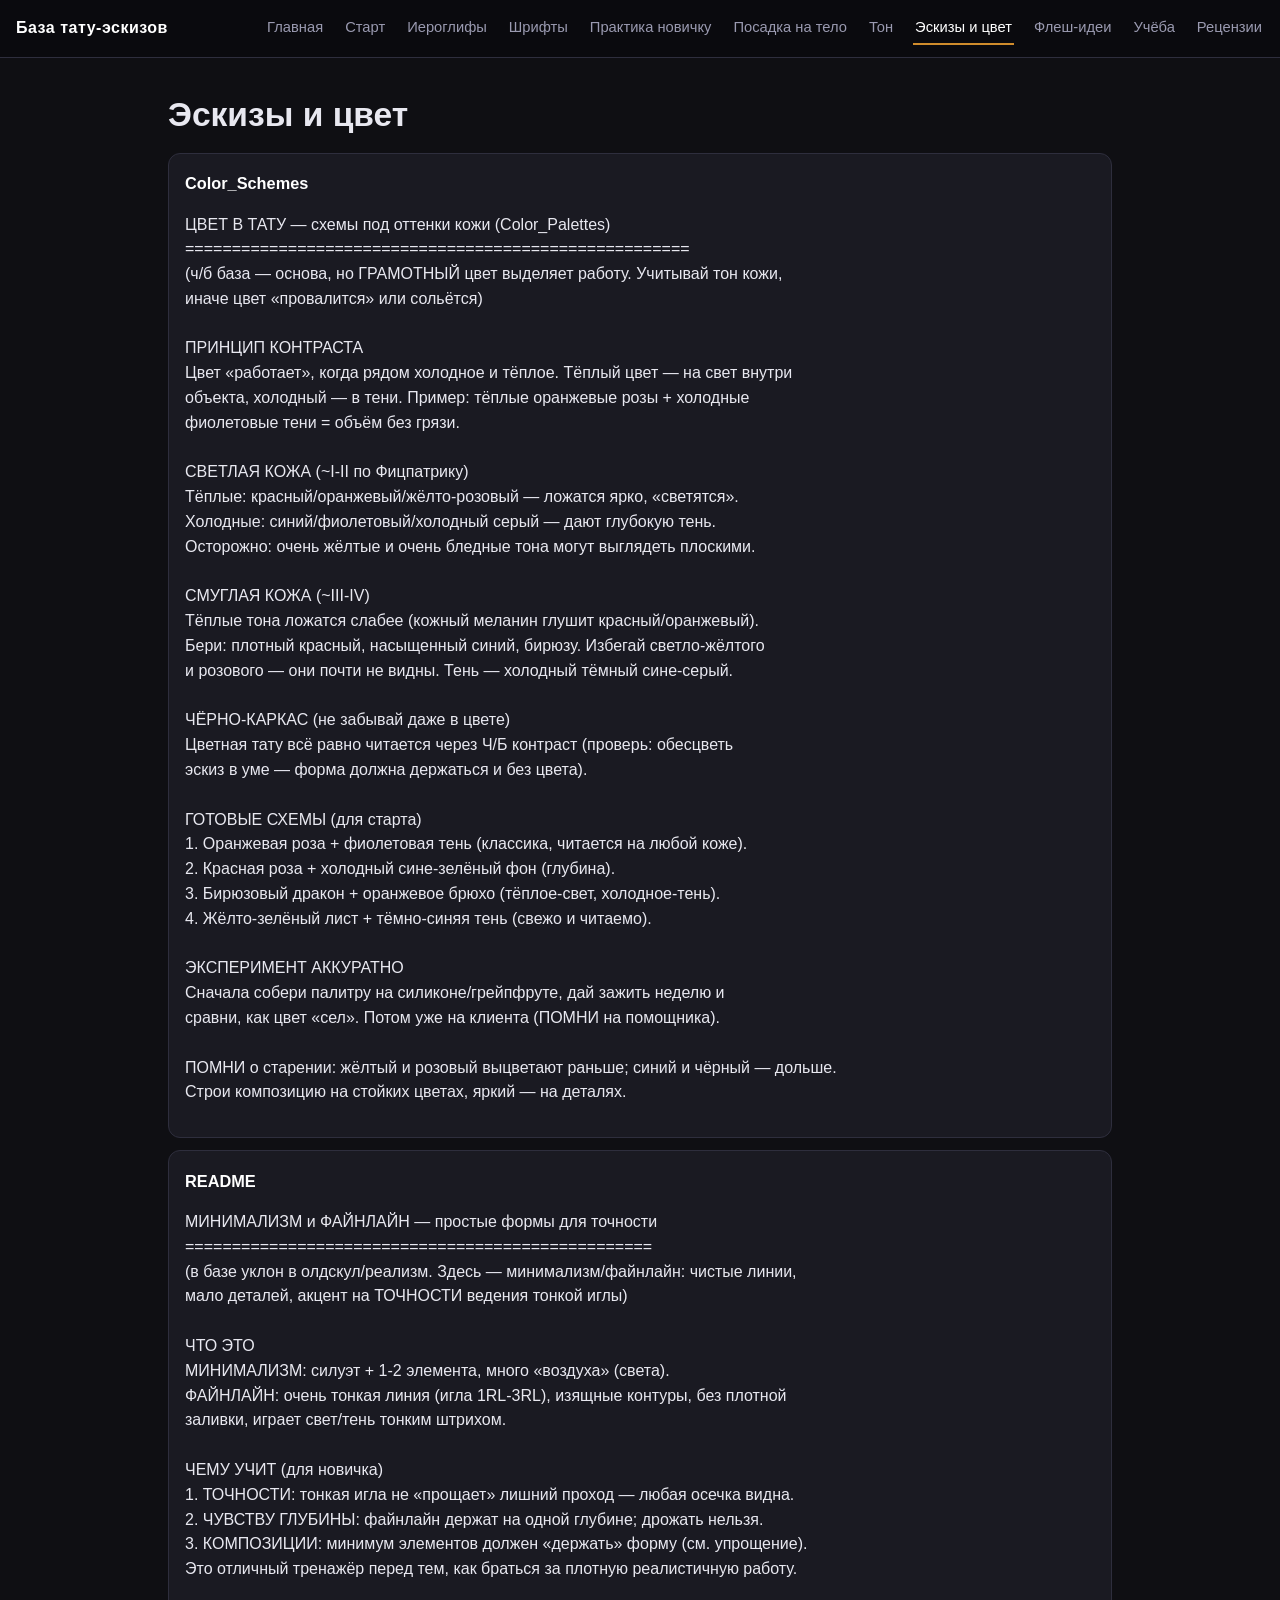
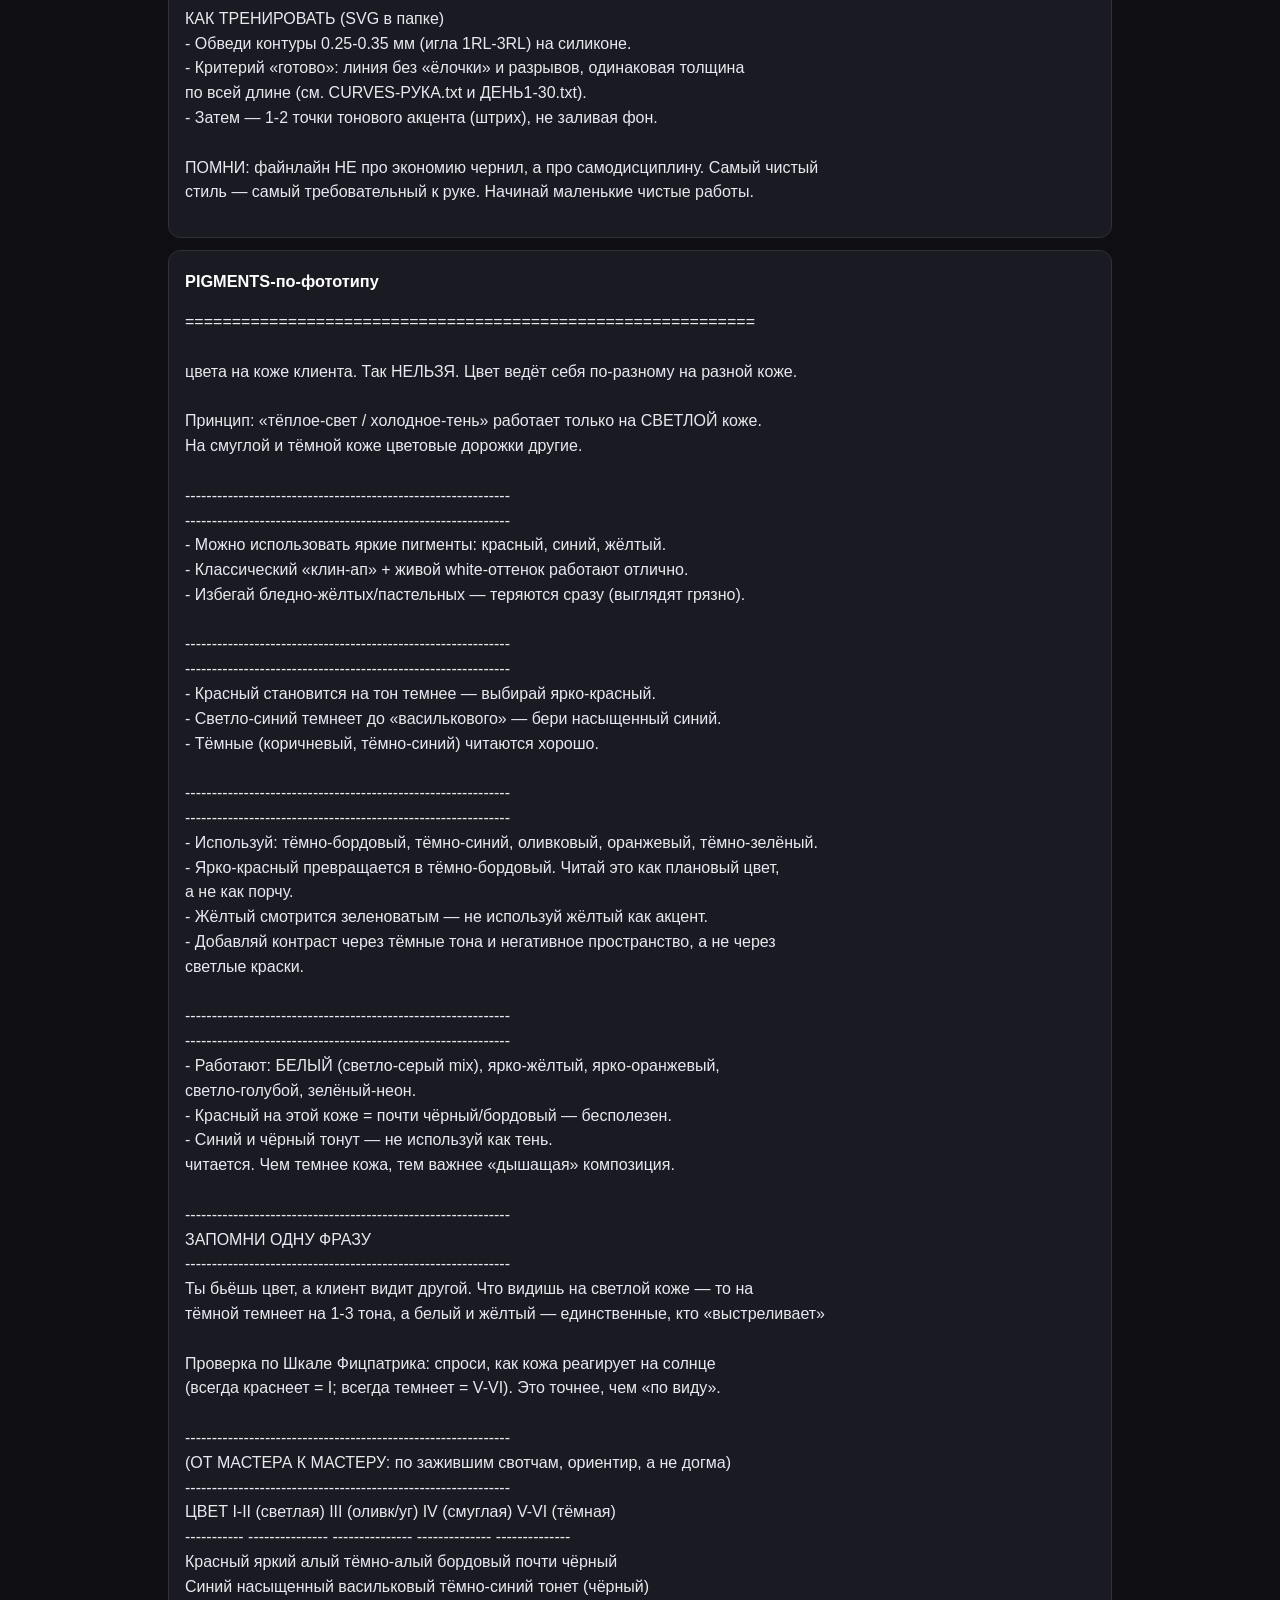
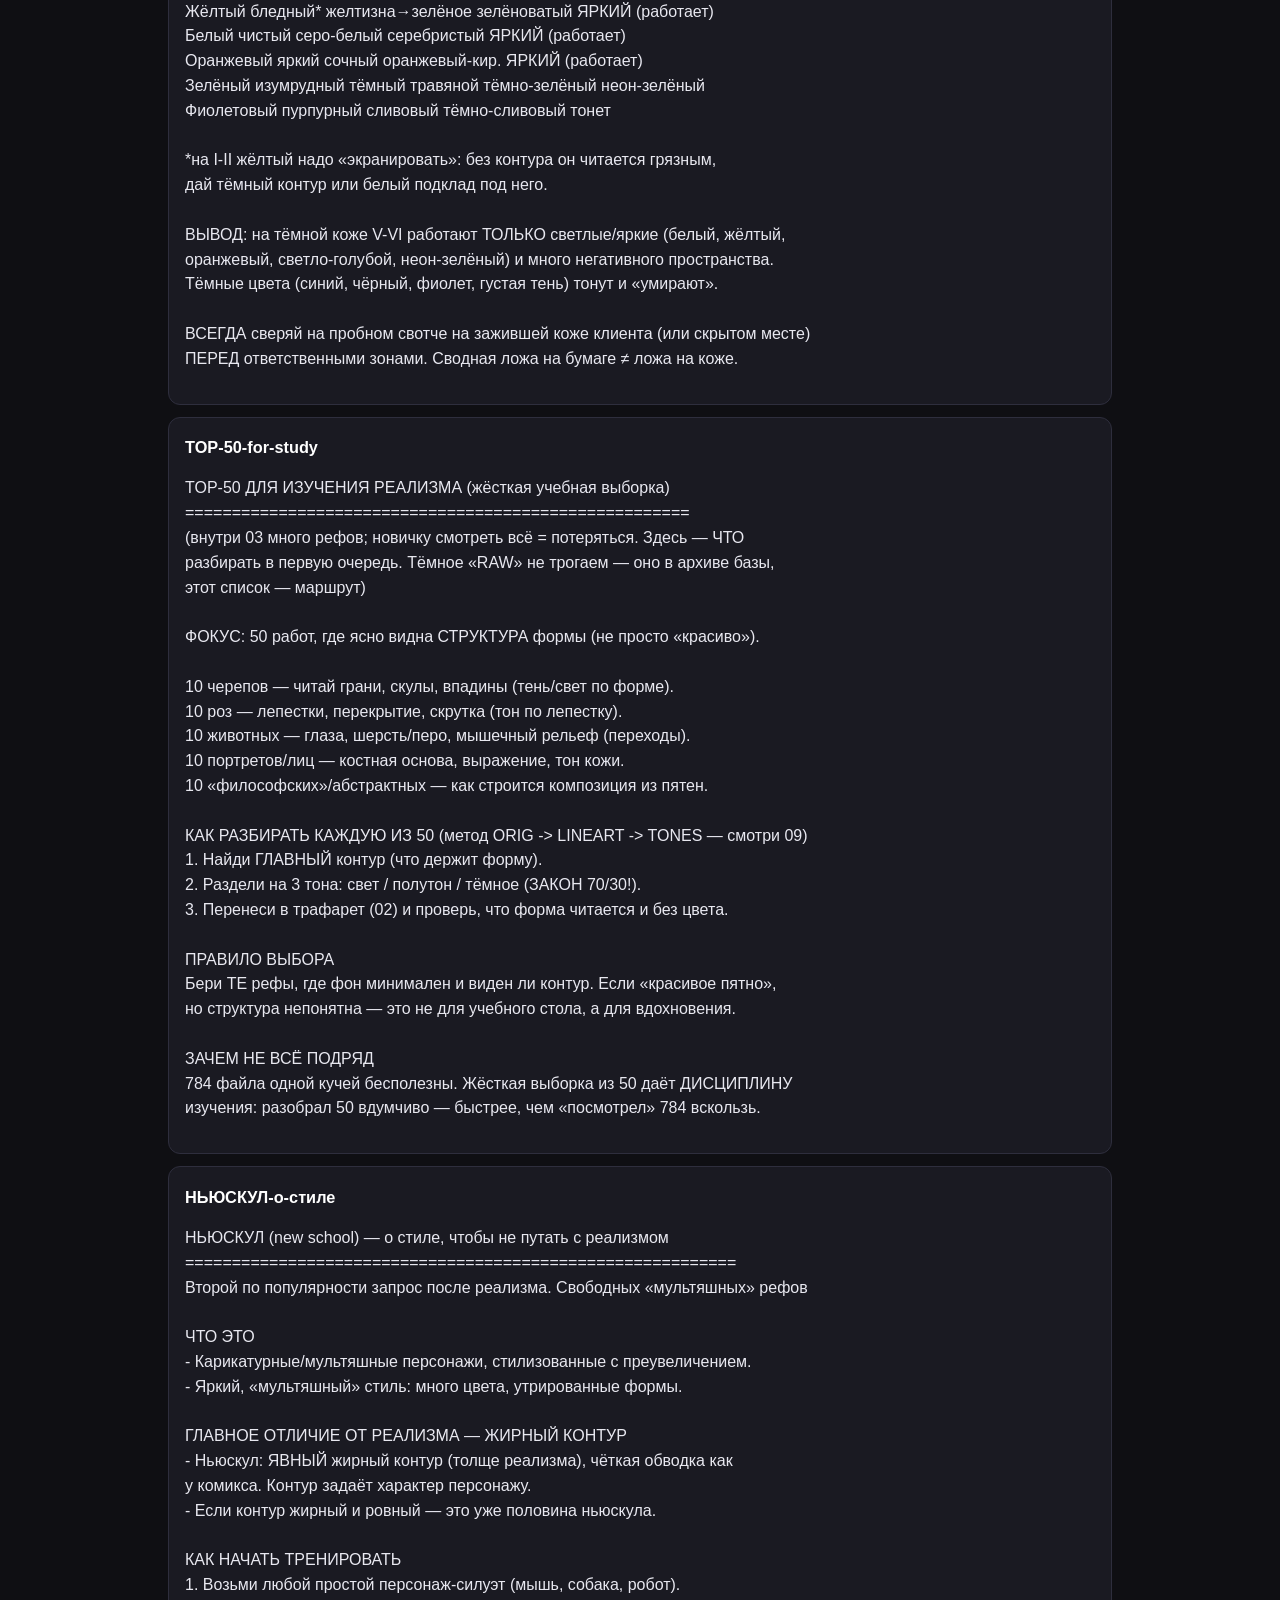
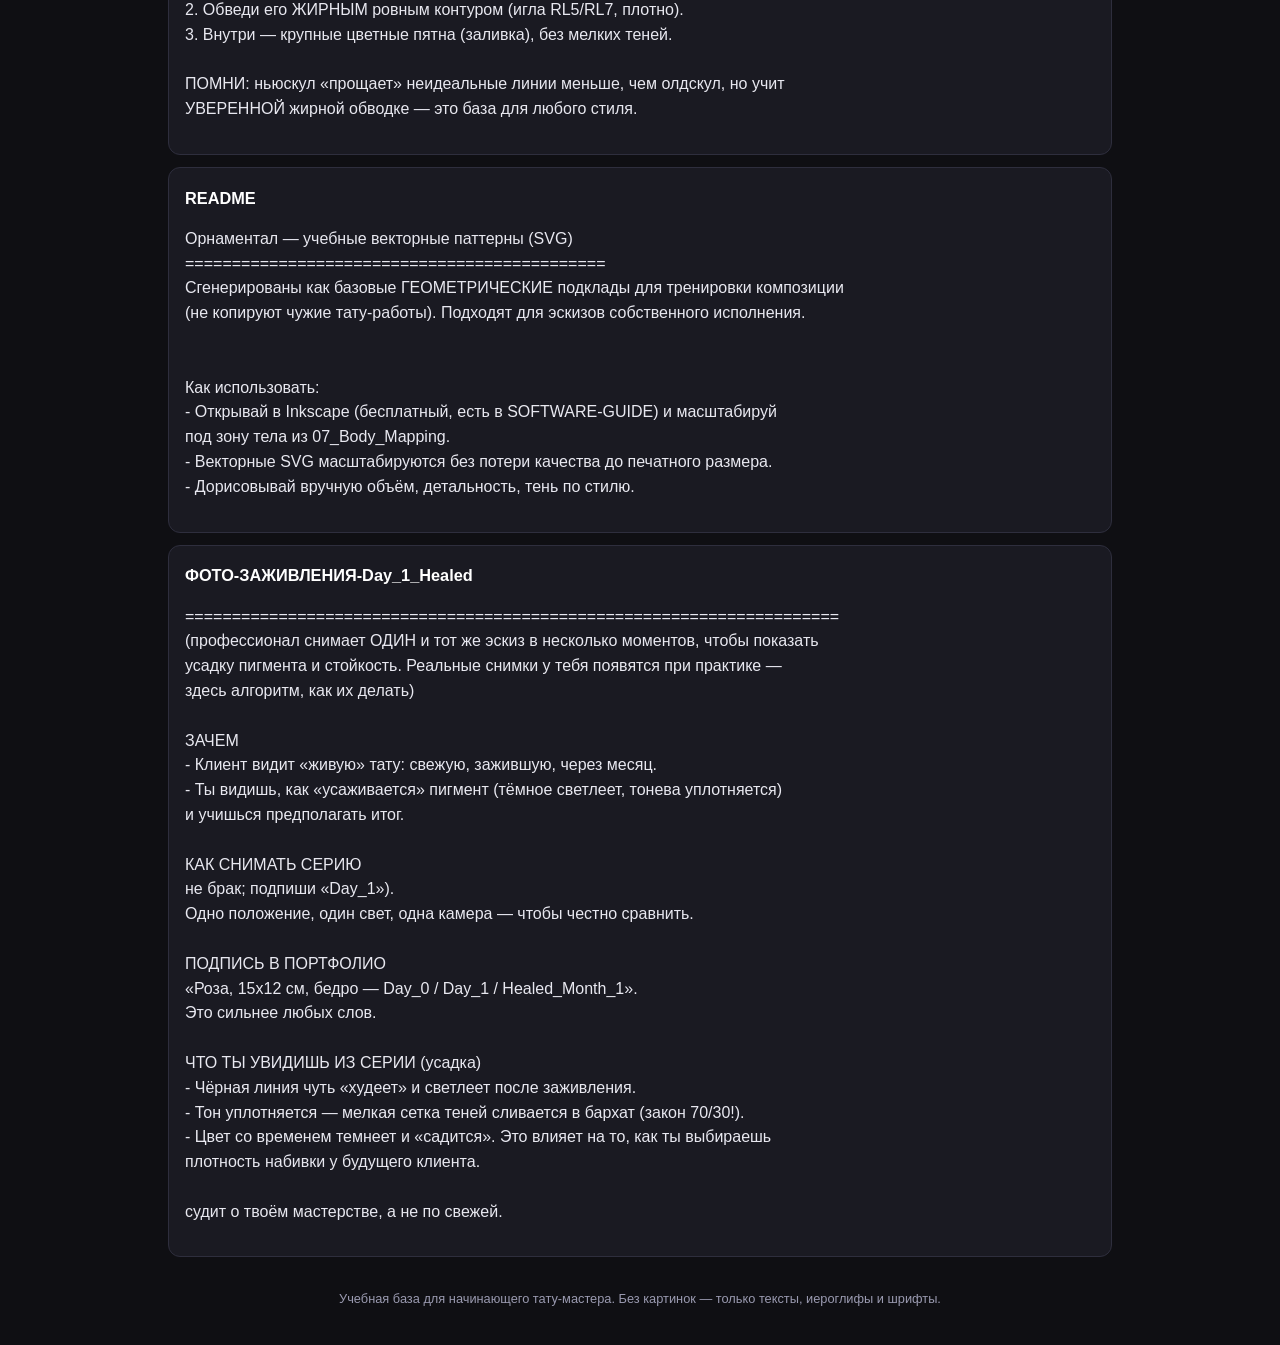
<file: refs.html>
<!DOCTYPE html>
<html lang="ru">
<head>
<meta charset="utf-8">
<meta name="viewport" content="width=device-width, initial-scale=1">
<title>Эскизы и цвет — База эскизов татуировок</title>
<link rel="stylesheet" href="css/main.css">

</head>
<body>
<div class="topbar">
  <span class="logo">База тату-эскизов</span>
  <nav><a href="index.html">Главная</a>
<a href="start.html">Старт</a>
<a href="kanji.html">Иероглифы</a>
<a href="fonts.html">Шрифты</a>
<a href="beginner.html">Практика новичку</a>
<a href="body.html">Посадка на тело</a>
<a href="tonal.html">Тон</a>
<a href="refs.html" class="on">Эскизы и цвет</a>
<a href="flash.html">Флеш-идеи</a>
<a href="books.html">Учёба</a>
<a href="reviews.html">Рецензии</a></nav>
</div>
<div class="wrap">
<h1>Эскизы и цвет</h1>
<div class="card"><h3>Color_Schemes</h3><p class="txt">ЦВЕТ В ТАТУ — схемы под оттенки кожи (Color_Palettes)<br>======================================================<br>(ч/б база — основа, но ГРАМОТНЫЙ цвет выделяет работу. Учитывай тон кожи,<br>иначе цвет «провалится» или сольётся)<br><br>ПРИНЦИП КОНТРАСТА<br>  Цвет «работает», когда рядом холодное и тёплое. Тёплый цвет — на свет внутри<br>  объекта, холодный — в тени. Пример: тёплые оранжевые розы + холодные<br>  фиолетовые тени = объём без грязи.<br><br>СВЕТЛАЯ КОЖА (~I-II по Фицпатрику)<br>  Тёплые: красный/оранжевый/жёлто-розовый — ложатся ярко, «светятся».<br>  Холодные: синий/фиолетовый/холодный серый — дают глубокую тень.<br>  Осторожно: очень жёлтые и очень бледные тона могут выглядеть плоскими.<br><br>СМУГЛАЯ КОЖА (~III-IV)<br>  Тёплые тона ложатся слабее (кожный меланин глушит красный/оранжевый).<br>  Бери: плотный красный, насыщенный синий, бирюзу. Избегай светло-жёлтого<br>  и розового — они почти не видны. Тень — холодный тёмный сине-серый.<br><br>ЧЁРНО-КАРКАС (не забывай даже в цвете)<br>  Цветная тату всё равно читается через Ч/Б контраст (проверь: обесцветь<br>  эскиз в уме — форма должна держаться и без цвета).<br><br>ГОТОВЫЕ СХЕМЫ (для старта)<br>  1. Оранжевая роза + фиолетовая тень (классика, читается на любой коже).<br>  2. Красная роза + холодный сине-зелёный фон (глубина).<br>  3. Бирюзовый дракон + оранжевое брюхо (тёплое-свет, холодное-тень).<br>  4. Жёлто-зелёный лист + тёмно-синяя тень (свежо и читаемо).<br><br>ЭКСПЕРИМЕНТ АККУРАТНО<br>  Сначала собери палитру на силиконе/грейпфруте, дай зажить неделю и<br>  сравни, как цвет «сел». Потом уже на клиента (ПОМНИ на помощника).<br><br>ПОМНИ о старении: жёлтый и розовый выцветают раньше; синий и чёрный — дольше.<br>Строи композицию на стойких цветах, яркий — на деталях.</p></div>
<div class="card"><h3>README</h3><p class="txt">МИНИМАЛИЗМ и ФАЙНЛАЙН — простые формы для точности<br>==================================================<br>(в базе уклон в олдскул/реализм. Здесь — минимализм/файнлайн: чистые линии,<br>мало деталей, акцент на ТОЧНОСТИ ведения тонкой иглы)<br><br>ЧТО ЭТО<br>  МИНИМАЛИЗМ: силуэт + 1-2 элемента, много «воздуха» (света).<br>  ФАЙНЛАЙН: очень тонкая линия (игла 1RL-3RL), изящные контуры, без плотной<br>    заливки, играет свет/тень тонким штрихом.<br><br>ЧЕМУ УЧИТ (для новичка)<br>  1. ТОЧНОСТИ: тонкая игла не «прощает» лишний проход — любая осечка видна.<br>  2. ЧУВСТВУ ГЛУБИНЫ: файнлайн держат на одной глубине; дрожать нельзя.<br>  3. КОМПОЗИЦИИ: минимум элементов должен «держать» форму (см. упрощение).<br>  Это отличный тренажёр перед тем, как браться за плотную реалистичную работу.<br><br>КАК ТРЕНИРОВАТЬ (SVG в папке)<br>  - Обведи контуры 0.25-0.35 мм (игла 1RL-3RL) на силиконе.<br>  - Критерий «готово»: линия без «ёлочки» и разрывов, одинаковая толщина<br>    по всей длине (см. CURVES-РУКА.txt и ДЕНЬ1-30.txt).<br>  - Затем — 1-2 точки тонового акцента (штрих), не заливая фон.<br><br>ПОМНИ: файнлайн НЕ про экономию чернил, а про самодисциплину. Самый чистый<br>стиль — самый требовательный к руке. Начинай маленькие чистые работы.</p></div>
<div class="card"><h3>PIGMENTS-по-фототипу</h3><p class="txt">=============================================================<br><br>цвета на коже клиента. Так НЕЛЬЗЯ. Цвет ведёт себя по-разному на разной коже.<br><br>Принцип: «тёплое-свет / холодное-тень» работает только на СВЕТЛОЙ коже.<br>На смуглой и тёмной коже цветовые дорожки другие.<br><br>-------------------------------------------------------------<br>-------------------------------------------------------------<br>- Можно использовать яркие пигменты: красный, синий, жёлтый.<br>- Классический «клин-ап» + живой white-оттенок работают отлично.<br>- Избегай бледно-жёлтых/пастельных — теряются сразу (выглядят грязно).<br><br>-------------------------------------------------------------<br>-------------------------------------------------------------<br>- Красный становится на тон темнее — выбирай ярко-красный.<br>- Светло-синий темнеет до «василькового» — бери насыщенный синий.<br>- Тёмные (коричневый, тёмно-синий) читаются хорошо.<br><br>-------------------------------------------------------------<br>-------------------------------------------------------------<br>- Используй: тёмно-бордовый, тёмно-синий, оливковый, оранжевый, тёмно-зелёный.<br>- Ярко-красный превращается в тёмно-бордовый. Читай это как плановый цвет,<br>  а не как порчу.<br>- Жёлтый смотрится зеленоватым — не используй жёлтый как акцент.<br>- Добавляй контраст через тёмные тона и негативное пространство, а не через<br>  светлые краски.<br><br>-------------------------------------------------------------<br>-------------------------------------------------------------<br>- Работают: БЕЛЫЙ (светло-серый mix), ярко-жёлтый, ярко-оранжевый,<br>  светло-голубой, зелёный-неон.<br>- Красный на этой коже = почти чёрный/бордовый — бесполезен.<br>- Синий и чёрный тонут — не используй как тень.<br>  читается. Чем темнее кожа, тем важнее «дышащая» композиция.<br><br>-------------------------------------------------------------<br>ЗАПОМНИ ОДНУ ФРАЗУ<br>-------------------------------------------------------------<br>Ты бьёшь цвет, а клиент видит другой. Что видишь на светлой коже — то на<br>тёмной темнеет на 1-3 тона, а белый и жёлтый — единственные, кто «выстреливает»<br><br>Проверка по Шкале Фицпатрика: спроси, как кожа реагирует на солнце<br>(всегда краснеет = I; всегда темнеет = V-VI). Это точнее, чем «по виду».<br><br>-------------------------------------------------------------<br>(ОТ МАСТЕРА К МАСТЕРУ: по зажившим свотчам, ориентир, а не догма)<br>-------------------------------------------------------------<br>ЦВЕТ        I-II (светлая)   III (оливк/уг)   IV (смуглая)    V-VI (тёмная)<br>----------- ---------------  ---------------  --------------  --------------<br>Красный     яркий алый       тёмно-алый       бордовый        почти чёрный<br>Синий       насыщенный       васильковый      тёмно-синий     тонет (чёрный)<br>Жёлтый      бледный*         желтизна→зелёное зелёноватый     ЯРКИЙ (работает)<br>Белый       чистый           серо-белый       серебристый     ЯРКИЙ (работает)<br>Оранжевый   яркий            сочный           оранжевый-кир.  ЯРКИЙ (работает)<br>Зелёный     изумрудный       тёмный травяной  тёмно-зелёный   неон-зелёный<br>Фиолетовый  пурпурный        сливовый         тёмно-сливовый  тонет<br><br>*на I-II жёлтый надо «экранировать»: без контура он читается грязным,<br>дай тёмный контур или белый подклад под него.<br><br>ВЫВОД: на тёмной коже V-VI работают ТОЛЬКО светлые/яркие (белый, жёлтый,<br>оранжевый, светло-голубой, неон-зелёный) и много негативного пространства.<br>Тёмные цвета (синий, чёрный, фиолет, густая тень) тонут и «умирают».<br><br>ВСЕГДА сверяй на пробном свотче на зажившей коже клиента (или скрытом месте)<br>ПЕРЕД ответственными зонами. Сводная ложа на бумаге ≠ ложа на коже.</p></div>
<div class="card"><h3>TOP-50-for-study</h3><p class="txt">TOP-50 ДЛЯ ИЗУЧЕНИЯ РЕАЛИЗМА (жёсткая учебная выборка)<br>======================================================<br>(внутри 03 много рефов; новичку смотреть всё = потеряться. Здесь — ЧТО<br>разбирать в первую очередь. Тёмное «RAW» не трогаем — оно в архиве базы,<br>этот список — маршрут)<br><br>ФОКУС: 50 работ, где ясно видна СТРУКТУРА формы (не просто «красиво»).<br><br>  10 черепов — читай грани, скулы, впадины (тень/свет по форме).<br>  10 роз — лепестки, перекрытие, скрутка (тон по лепестку).<br>  10 животных — глаза, шерсть/перо, мышечный рельеф (переходы).<br>  10 портретов/лиц — костная основа, выражение, тон кожи.<br>  10 «философских»/абстрактных — как строится композиция из пятен.<br><br>КАК РАЗБИРАТЬ КАЖДУЮ ИЗ 50 (метод ORIG -&gt; LINEART -&gt; TONES — смотри 09)<br>  1. Найди ГЛАВНЫЙ контур (что держит форму).<br>  2. Раздели на 3 тона: свет / полутон / тёмное (ЗАКОН 70/30!).<br>  3. Перенеси в трафарет (02) и проверь, что форма читается и без цвета.<br><br>ПРАВИЛО ВЫБОРА<br>  Бери ТЕ рефы, где фон минимален и виден ли контур. Если «красивое пятно»,<br>  но структура непонятна — это не для учебного стола, а для вдохновения.<br><br>ЗАЧЕМ НЕ ВСЁ ПОДРЯД<br>  784 файла одной кучей бесполезны. Жёсткая выборка из 50 даёт ДИСЦИПЛИНУ<br>  изучения: разобрал 50 вдумчиво — быстрее, чем «посмотрел» 784 вскользь.</p></div>
<div class="card"><h3>НЬЮСКУЛ-о-стиле</h3><p class="txt">НЬЮСКУЛ (new school) — о стиле, чтобы не путать с реализмом<br>===========================================================<br>Второй по популярности запрос после реализма. Свободных «мультяшных» рефов<br><br>ЧТО ЭТО<br>  - Карикатурные/мультяшные персонажи, стилизованные с преувеличением.<br>  - Яркий, «мультяшный» стиль: много цвета, утрированные формы.<br><br>ГЛАВНОЕ ОТЛИЧИЕ ОТ РЕАЛИЗМА — ЖИРНЫЙ КОНТУР<br>  - Ньюскул: ЯВНЫЙ жирный контур (толще реализма), чёткая обводка как<br>    у комикса. Контур задаёт характер персонажу.<br>  - Если контур жирный и ровный — это уже половина ньюскула.<br><br>КАК НАЧАТЬ ТРЕНИРОВАТЬ<br>  1. Возьми любой простой персонаж-силуэт (мышь, собака, робот).<br>  2. Обведи его ЖИРНЫМ ровным контуром (игла RL5/RL7, плотно).<br>  3. Внутри — крупные цветные пятна (заливка), без мелких теней.<br><br>ПОМНИ: ньюскул «прощает» неидеальные линии меньше, чем олдскул, но учит<br>УВЕРЕННОЙ жирной обводке — это база для любого стиля.</p></div>
<div class="card"><h3>README</h3><p class="txt">Орнаментал — учебные векторные паттерны (SVG)<br>=============================================<br>Сгенерированы как базовые ГЕОМЕТРИЧЕСКИЕ подклады для тренировки композиции<br>(не копируют чужие тату-работы). Подходят для эскизов собственного исполнения.<br><br><br>Как использовать:<br>  - Открывай в Inkscape (бесплатный, есть в SOFTWARE-GUIDE) и масштабируй<br>    под зону тела из 07_Body_Mapping.<br>  - Векторные SVG масштабируются без потери качества до печатного размера.<br>  - Дорисовывай вручную объём, детальность, тень по стилю.</p></div>
<div class="card"><h3>ФОТО-ЗАЖИВЛЕНИЯ-Day_1_Healed</h3><p class="txt">======================================================================<br>(профессионал снимает ОДИН и тот же эскиз в несколько моментов, чтобы показать<br>усадку пигмента и стойкость. Реальные снимки у тебя появятся при практике —<br>здесь алгоритм, как их делать)<br><br>ЗАЧЕМ<br>  - Клиент видит «живую» тату: свежую, зажившую, через месяц.<br>  - Ты видишь, как «усаживается» пигмент (тёмное светлеет, тонева уплотняется)<br>    и учишься предполагать итог.<br><br>КАК СНИМАТЬ СЕРИЮ<br>     не брак; подпиши «Day_1»).<br>  Одно положение, один свет, одна камера — чтобы честно сравнить.<br><br>ПОДПИСЬ В ПОРТФОЛИО<br>  «Роза, 15x12 см, бедро — Day_0 / Day_1 / Healed_Month_1».<br>  Это сильнее любых слов.<br><br>ЧТО ТЫ УВИДИШЬ ИЗ СЕРИИ (усадка)<br>  - Чёрная линия чуть «худеет» и светлеет после заживления.<br>  - Тон уплотняется — мелкая сетка теней сливается в бархат (закон 70/30!).<br>  - Цвет со временем темнеет и «садится». Это влияет на то, как ты выбираешь<br>    плотность набивки у будущего клиента.<br><br>судит о твоём мастерстве, а не по свежей.</p></div>
<footer>Учебная база для начинающего тату-мастера. Без картинок — только тексты, иероглифы и шрифты.</footer>
</div>
</body>
</html>
</file>
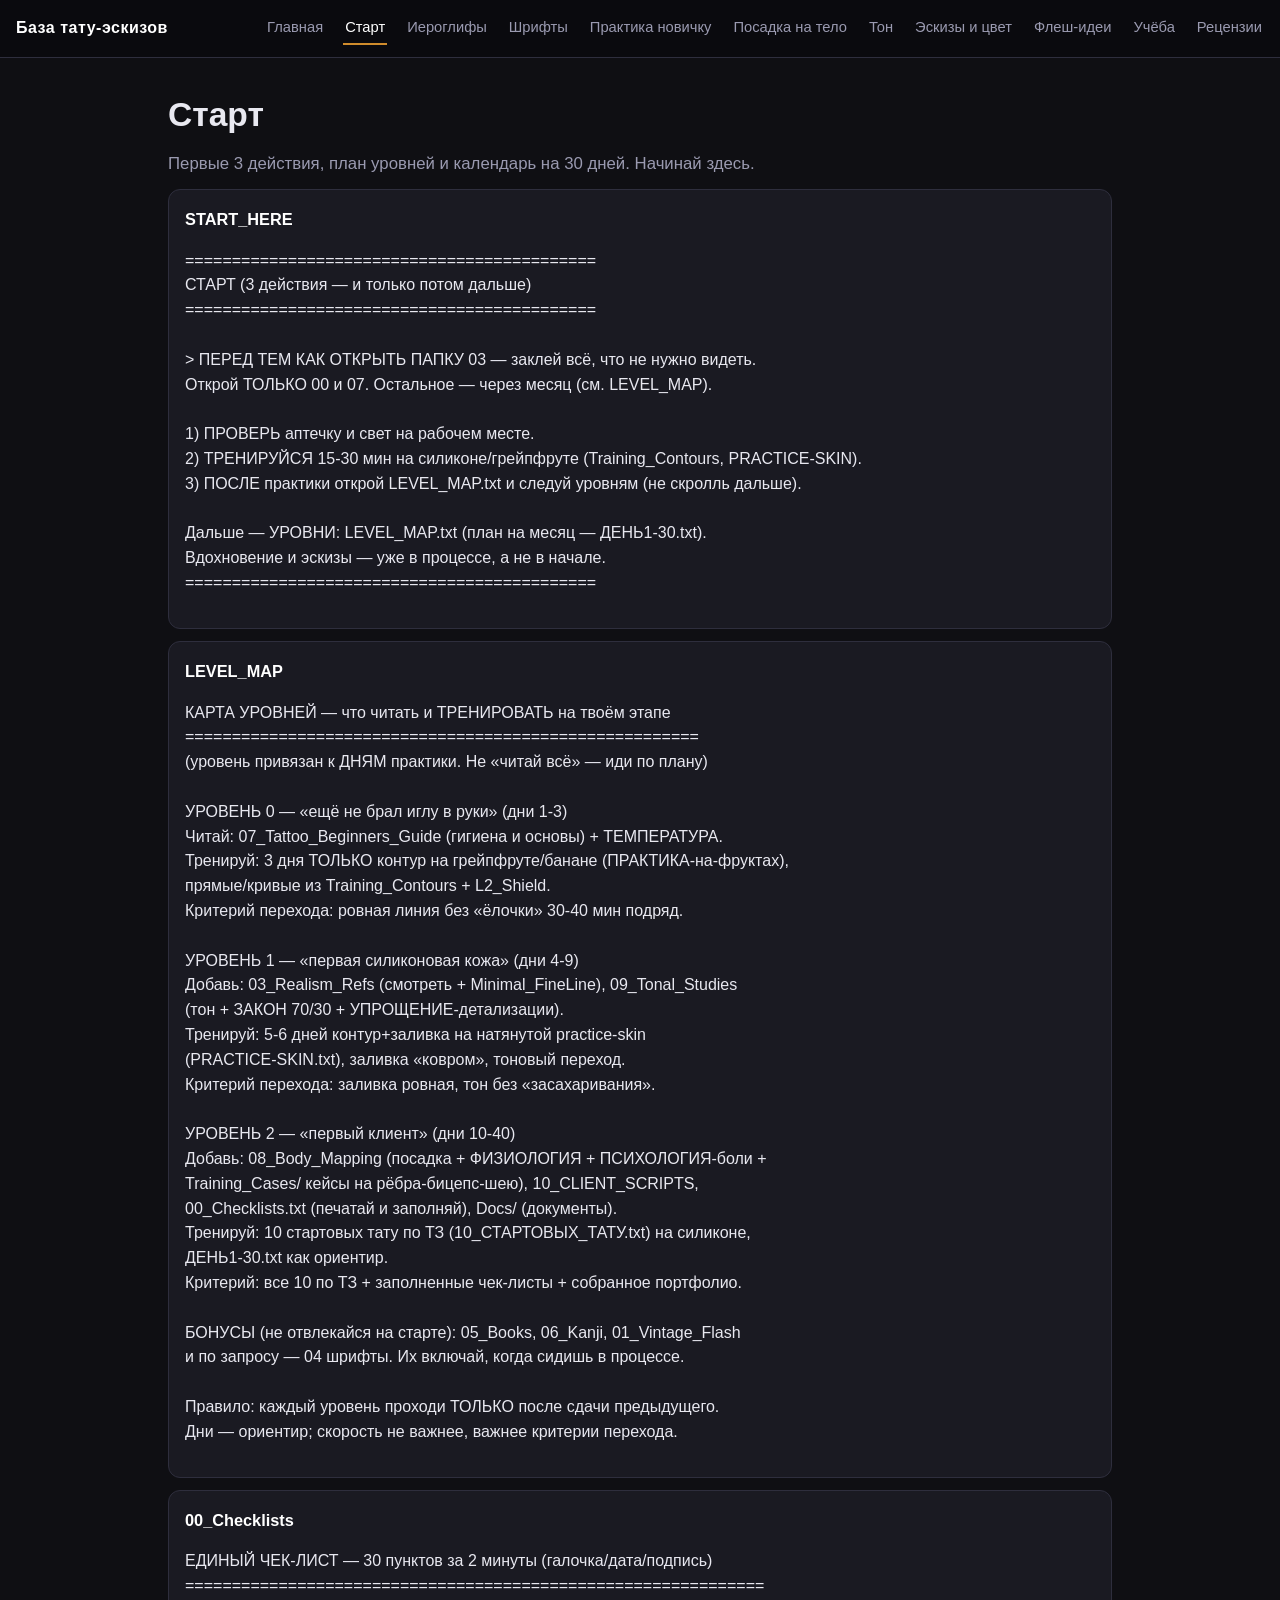
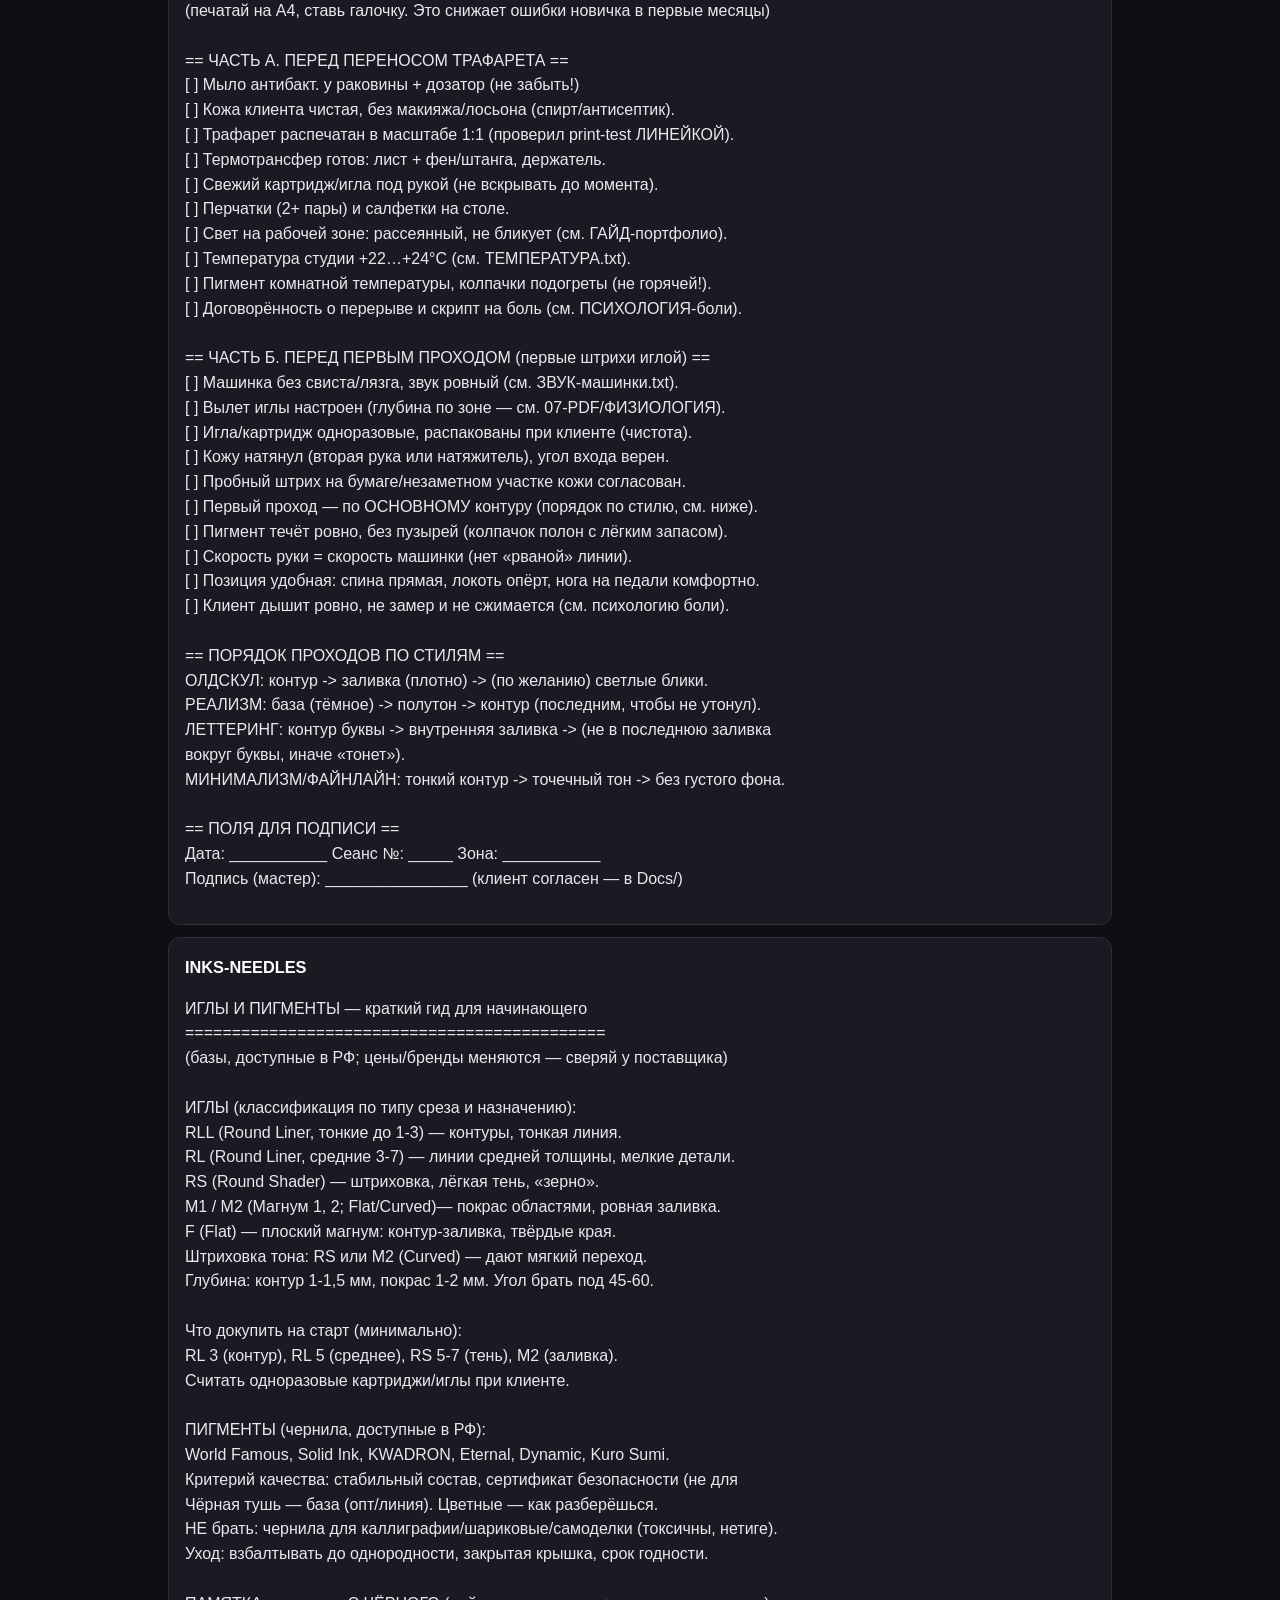
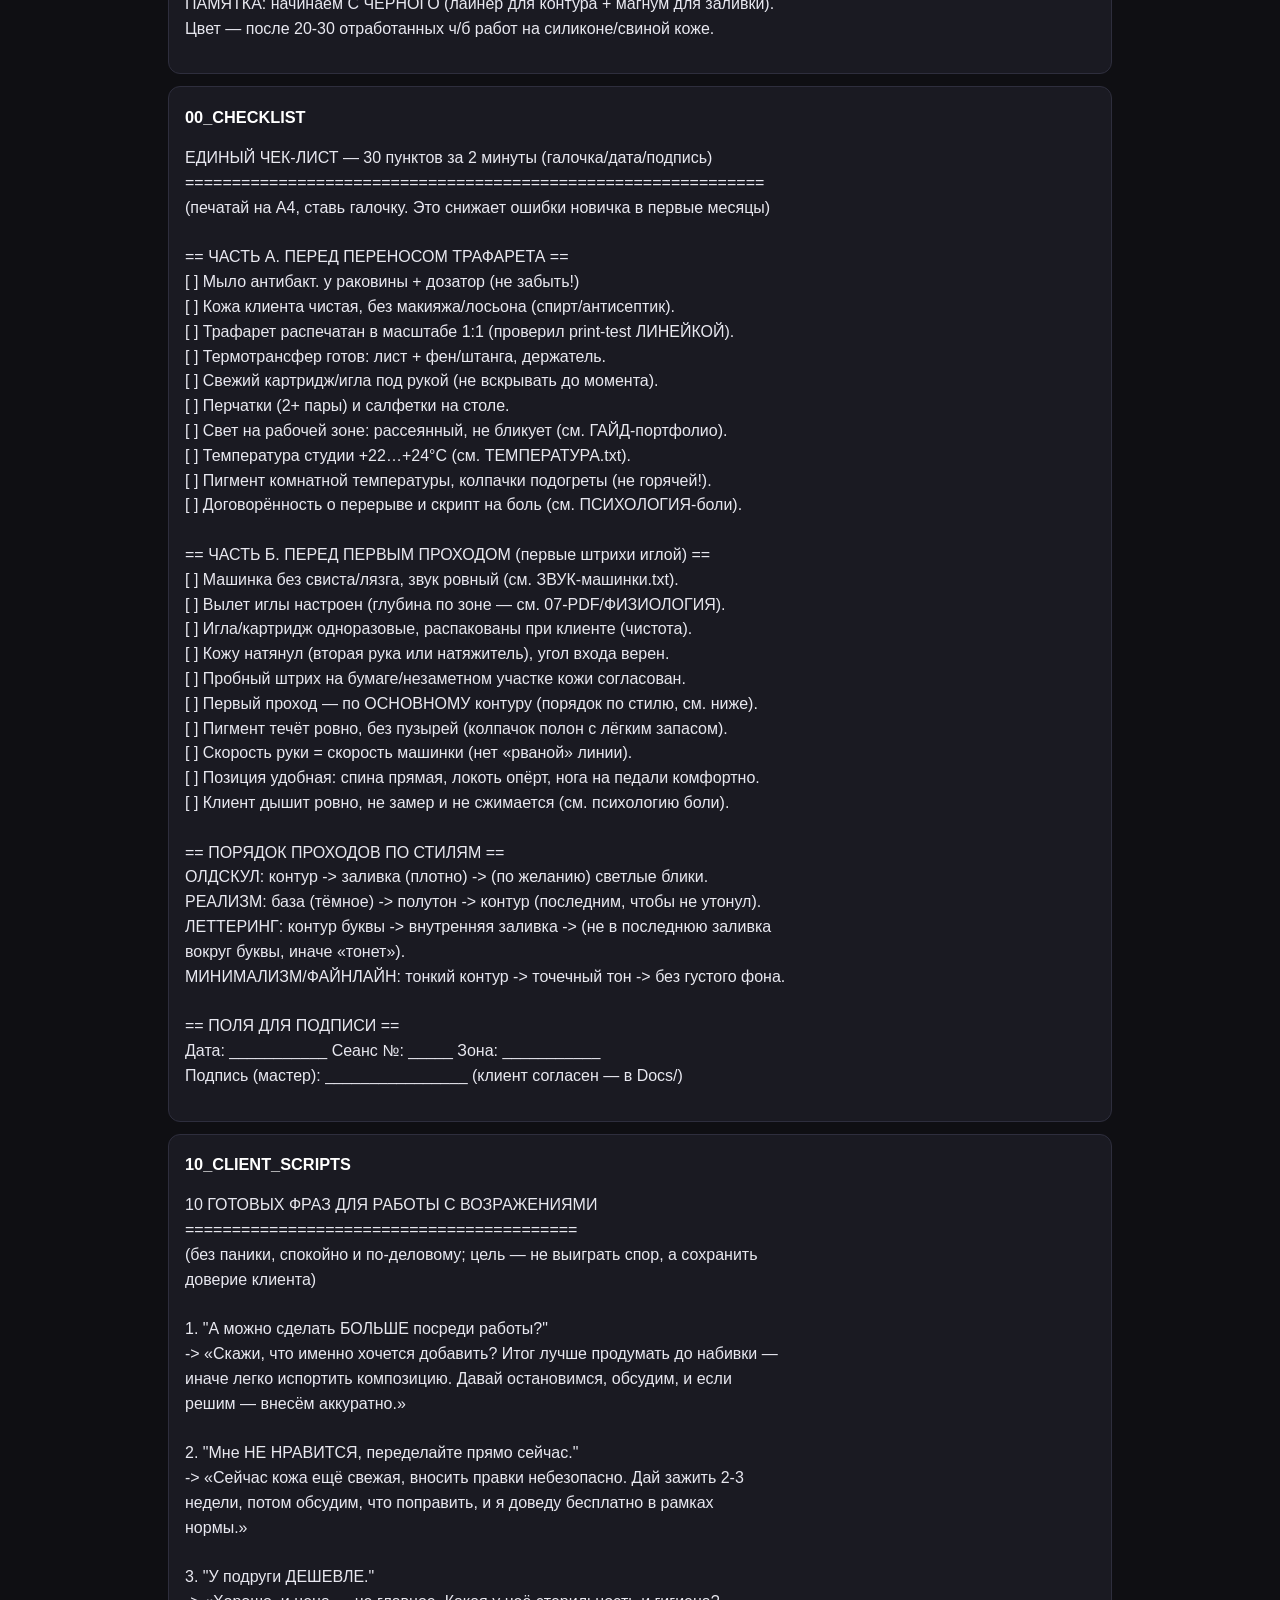
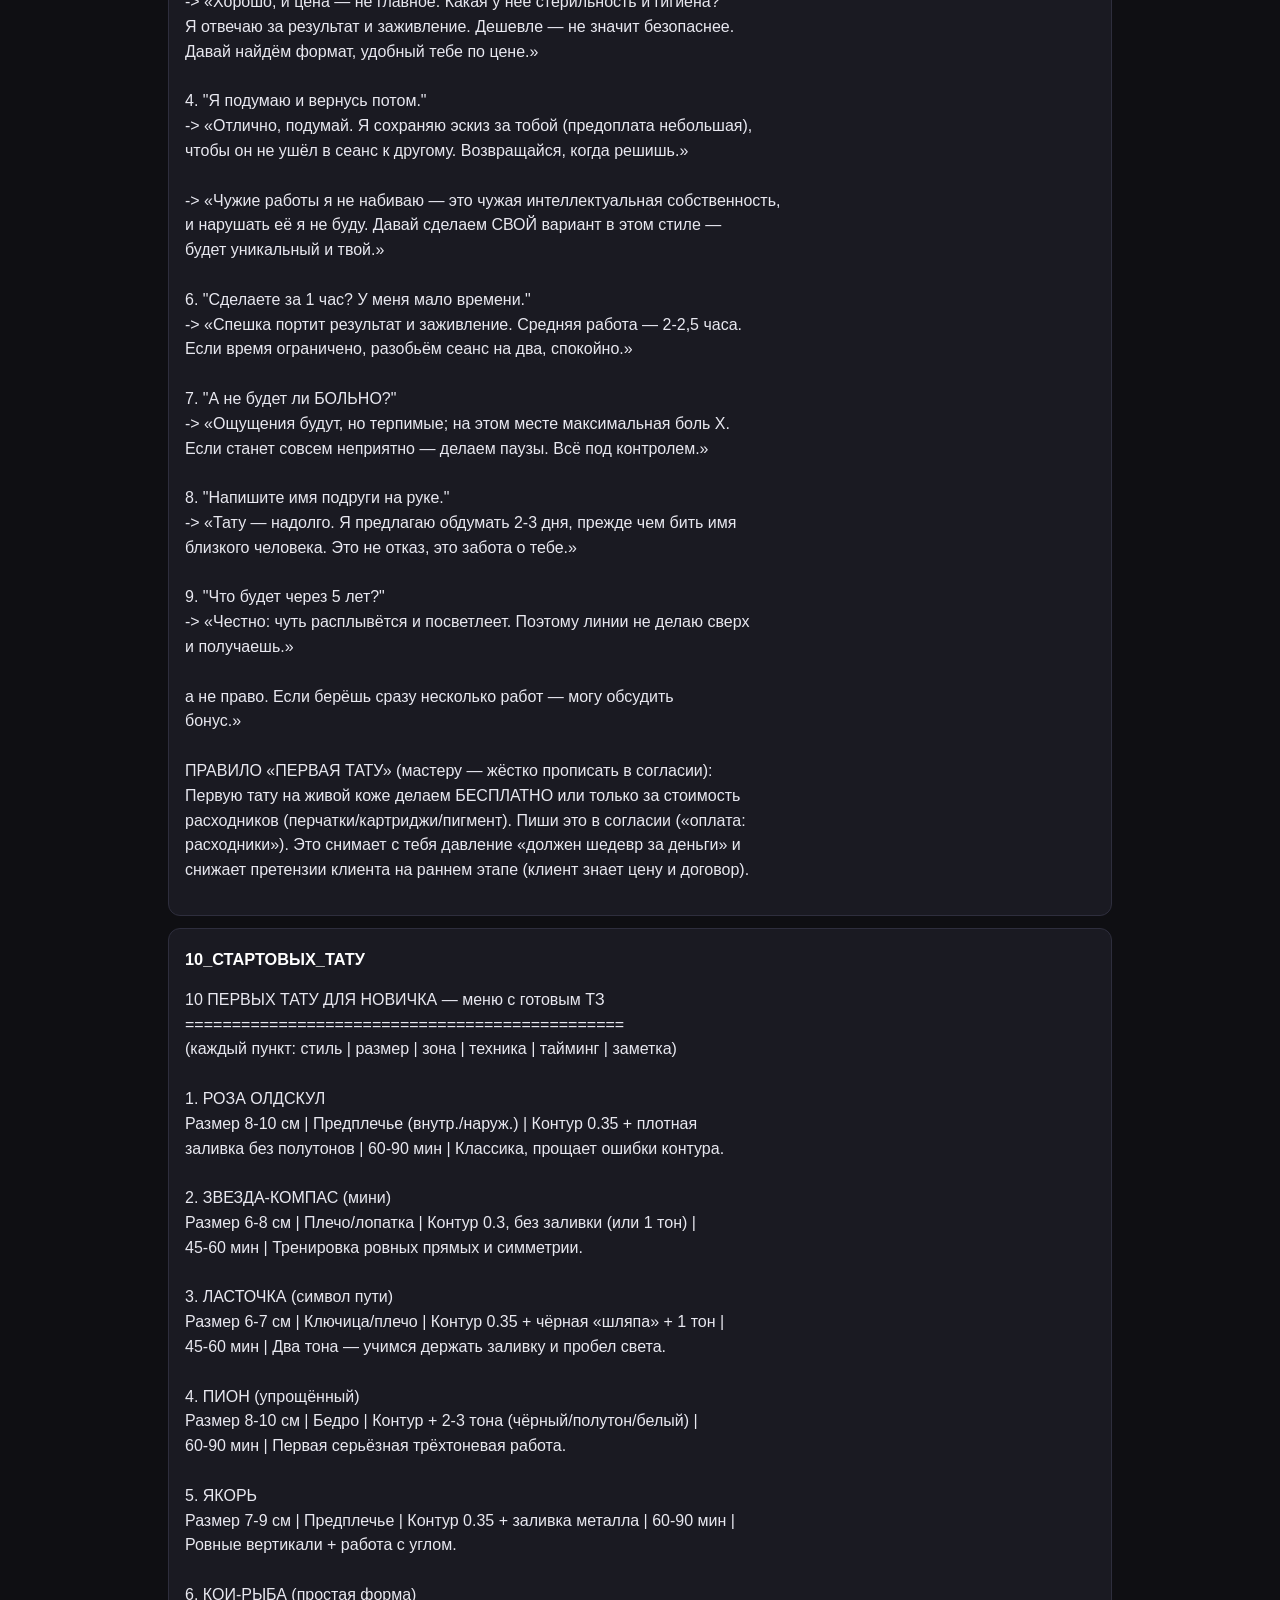
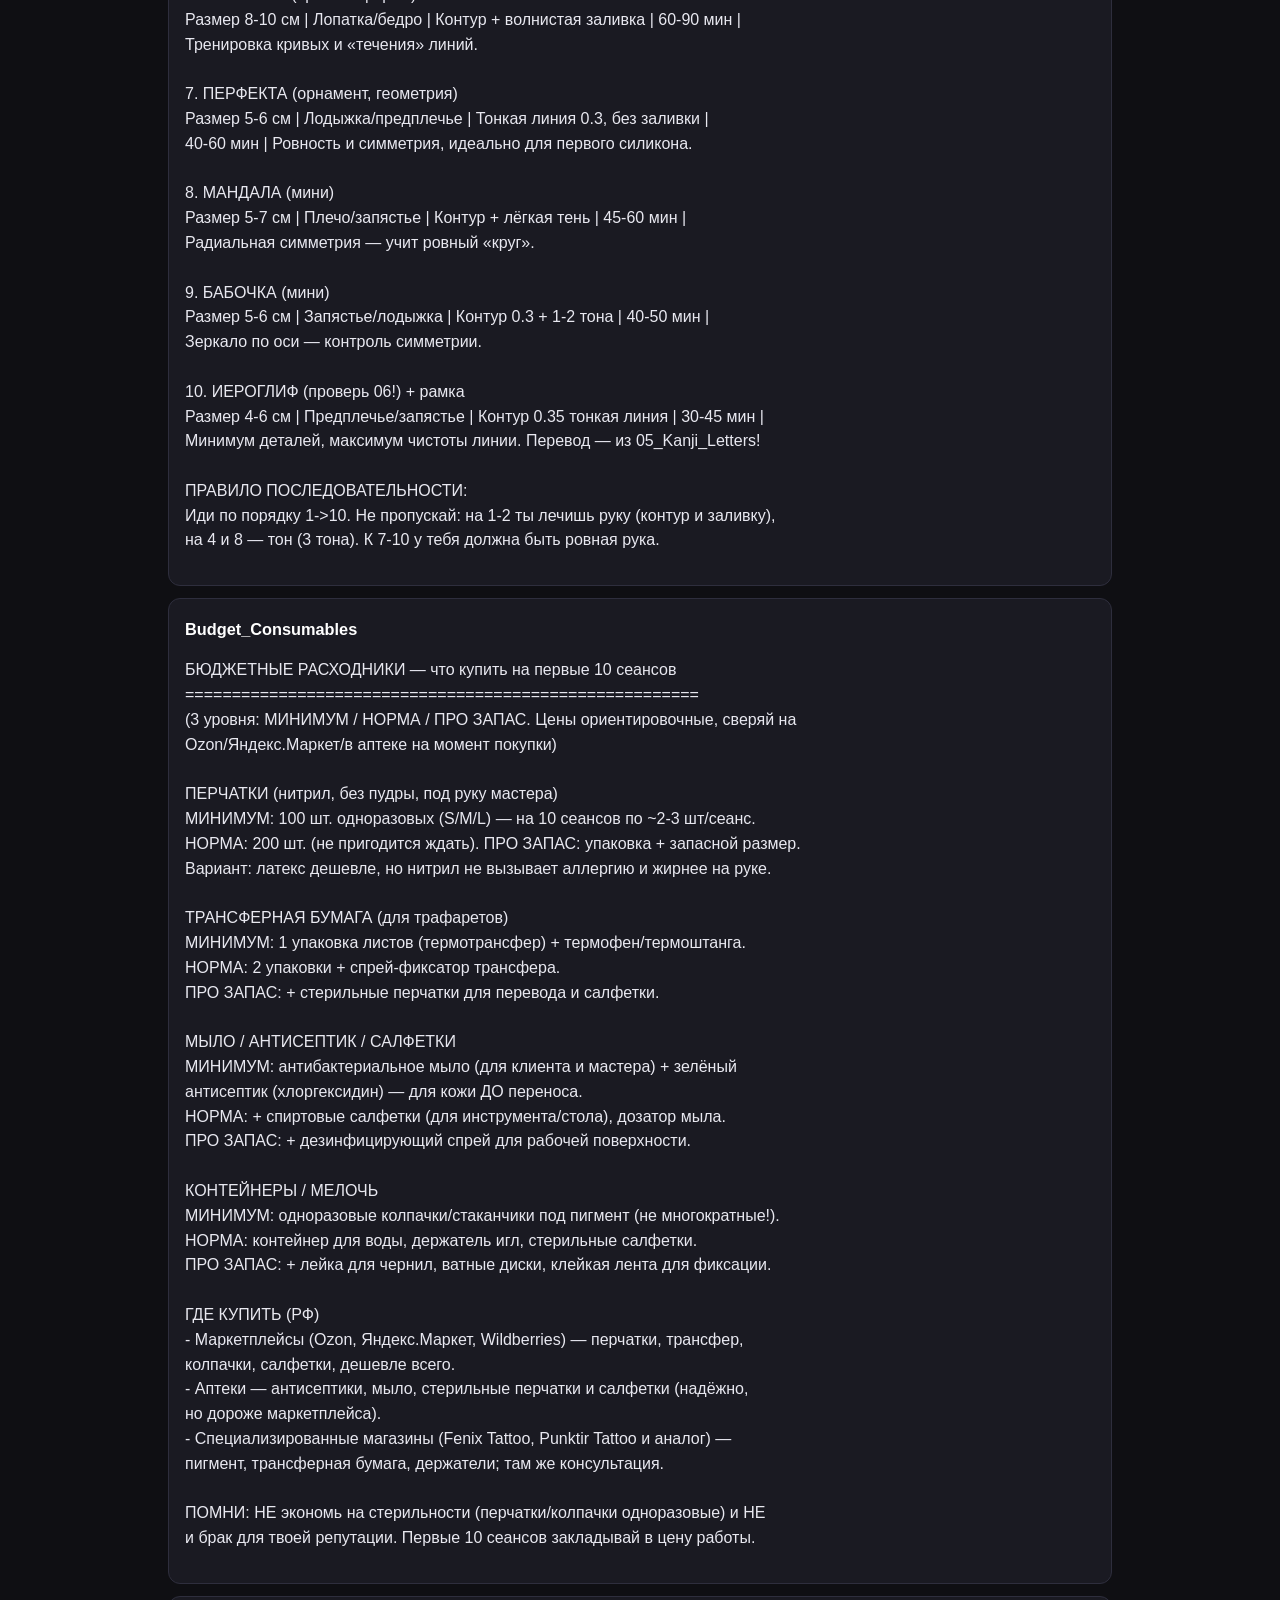
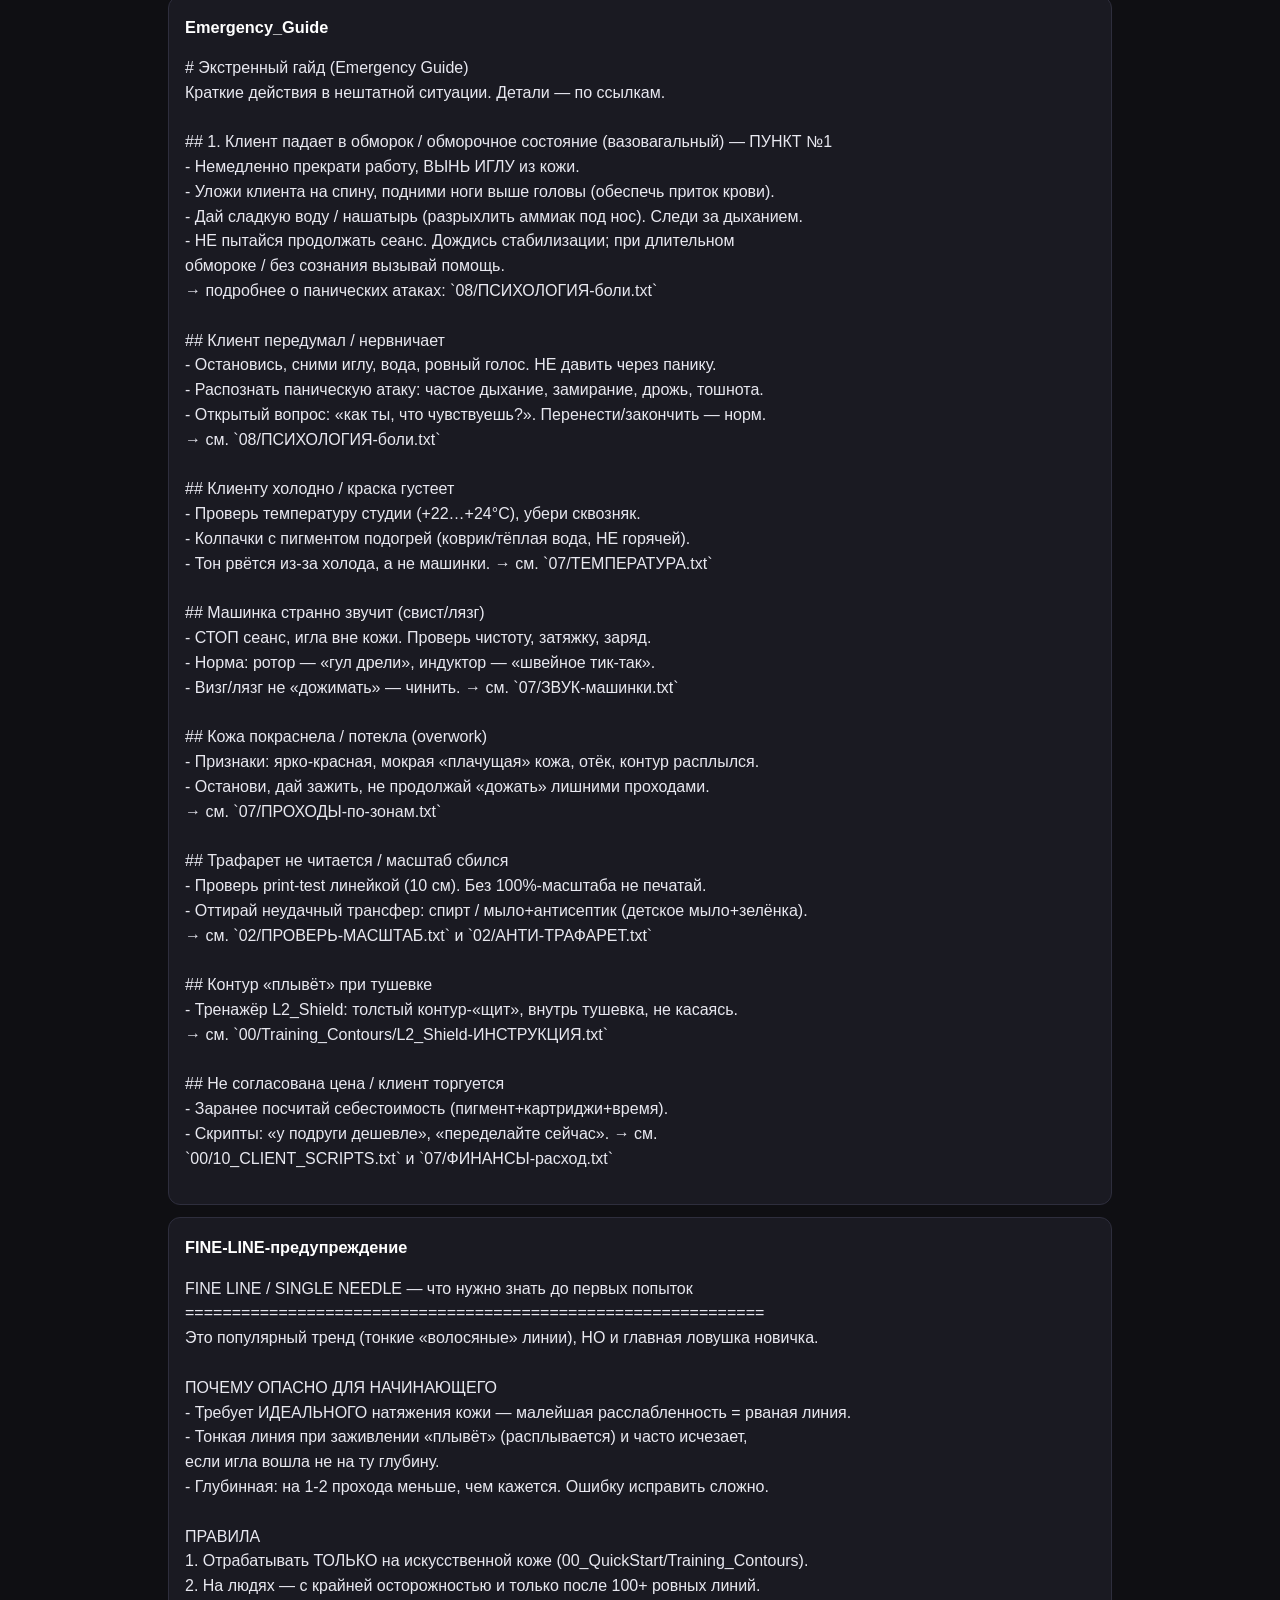
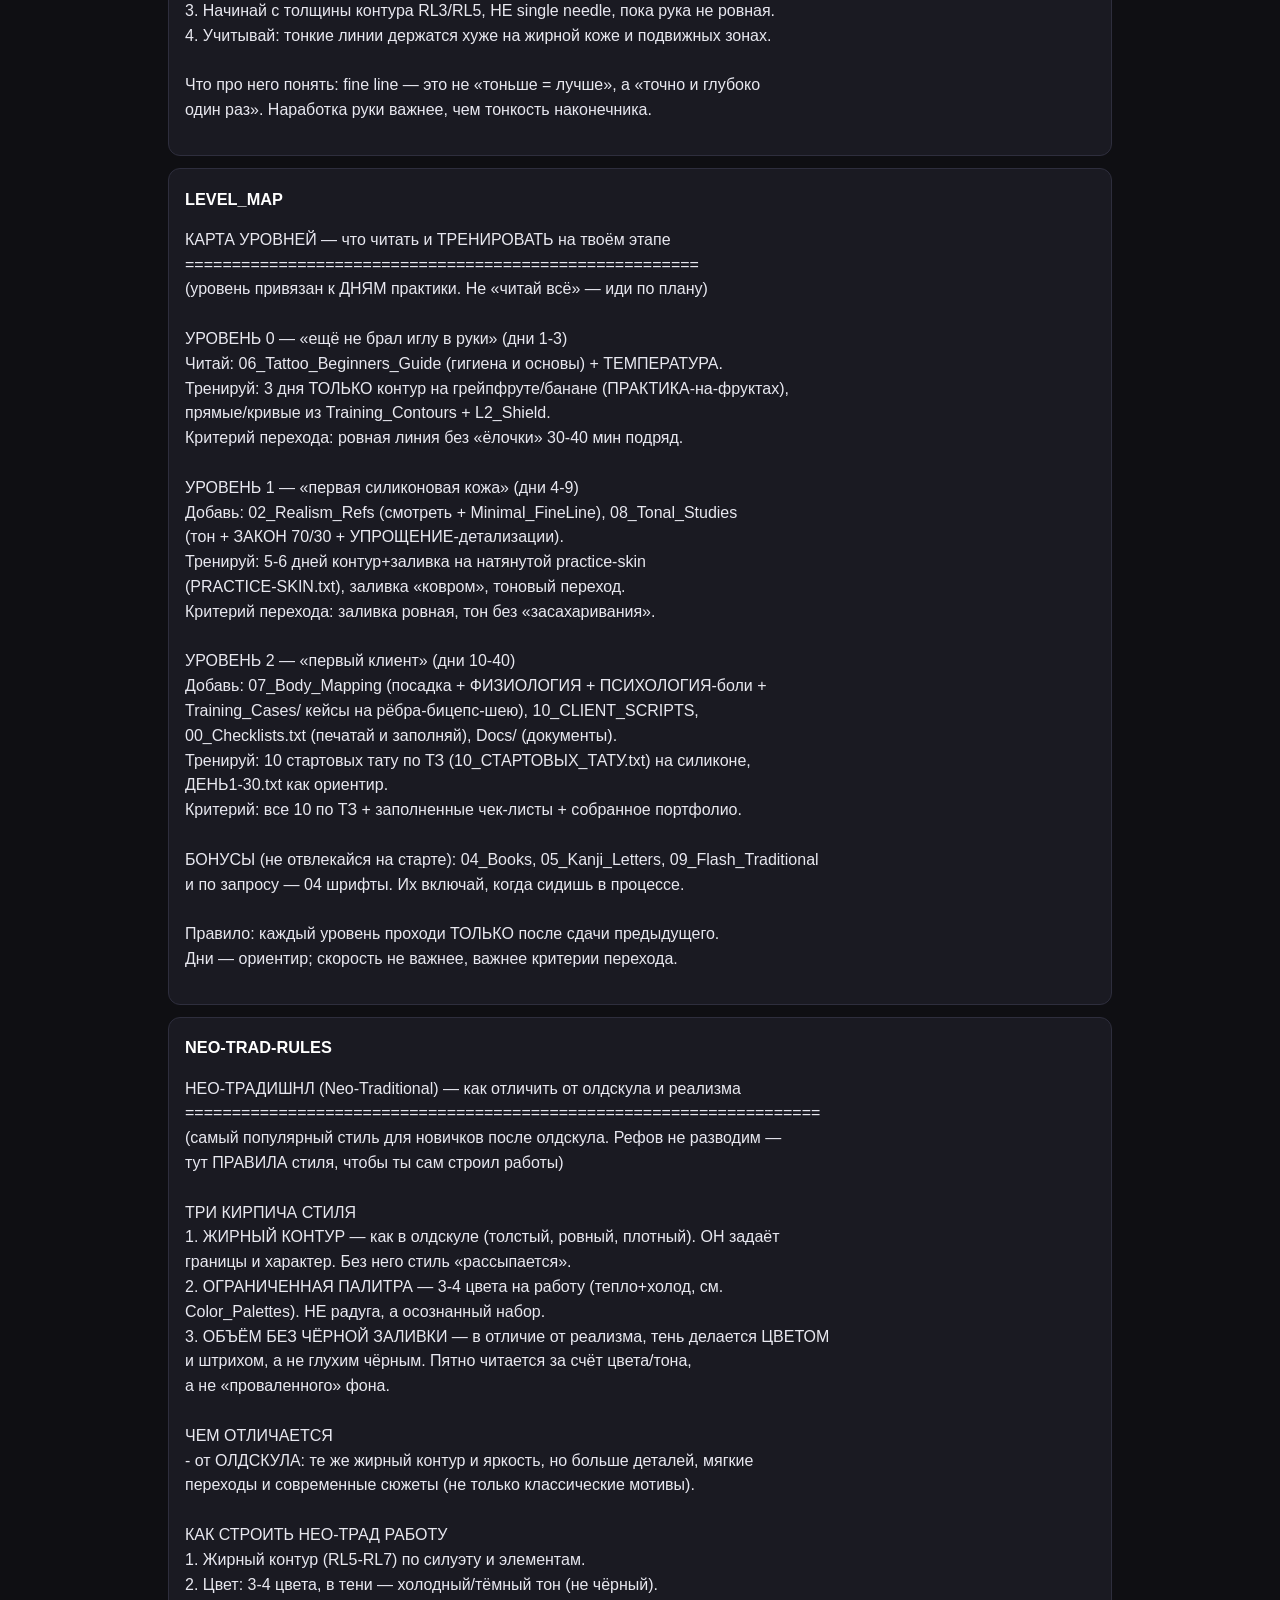
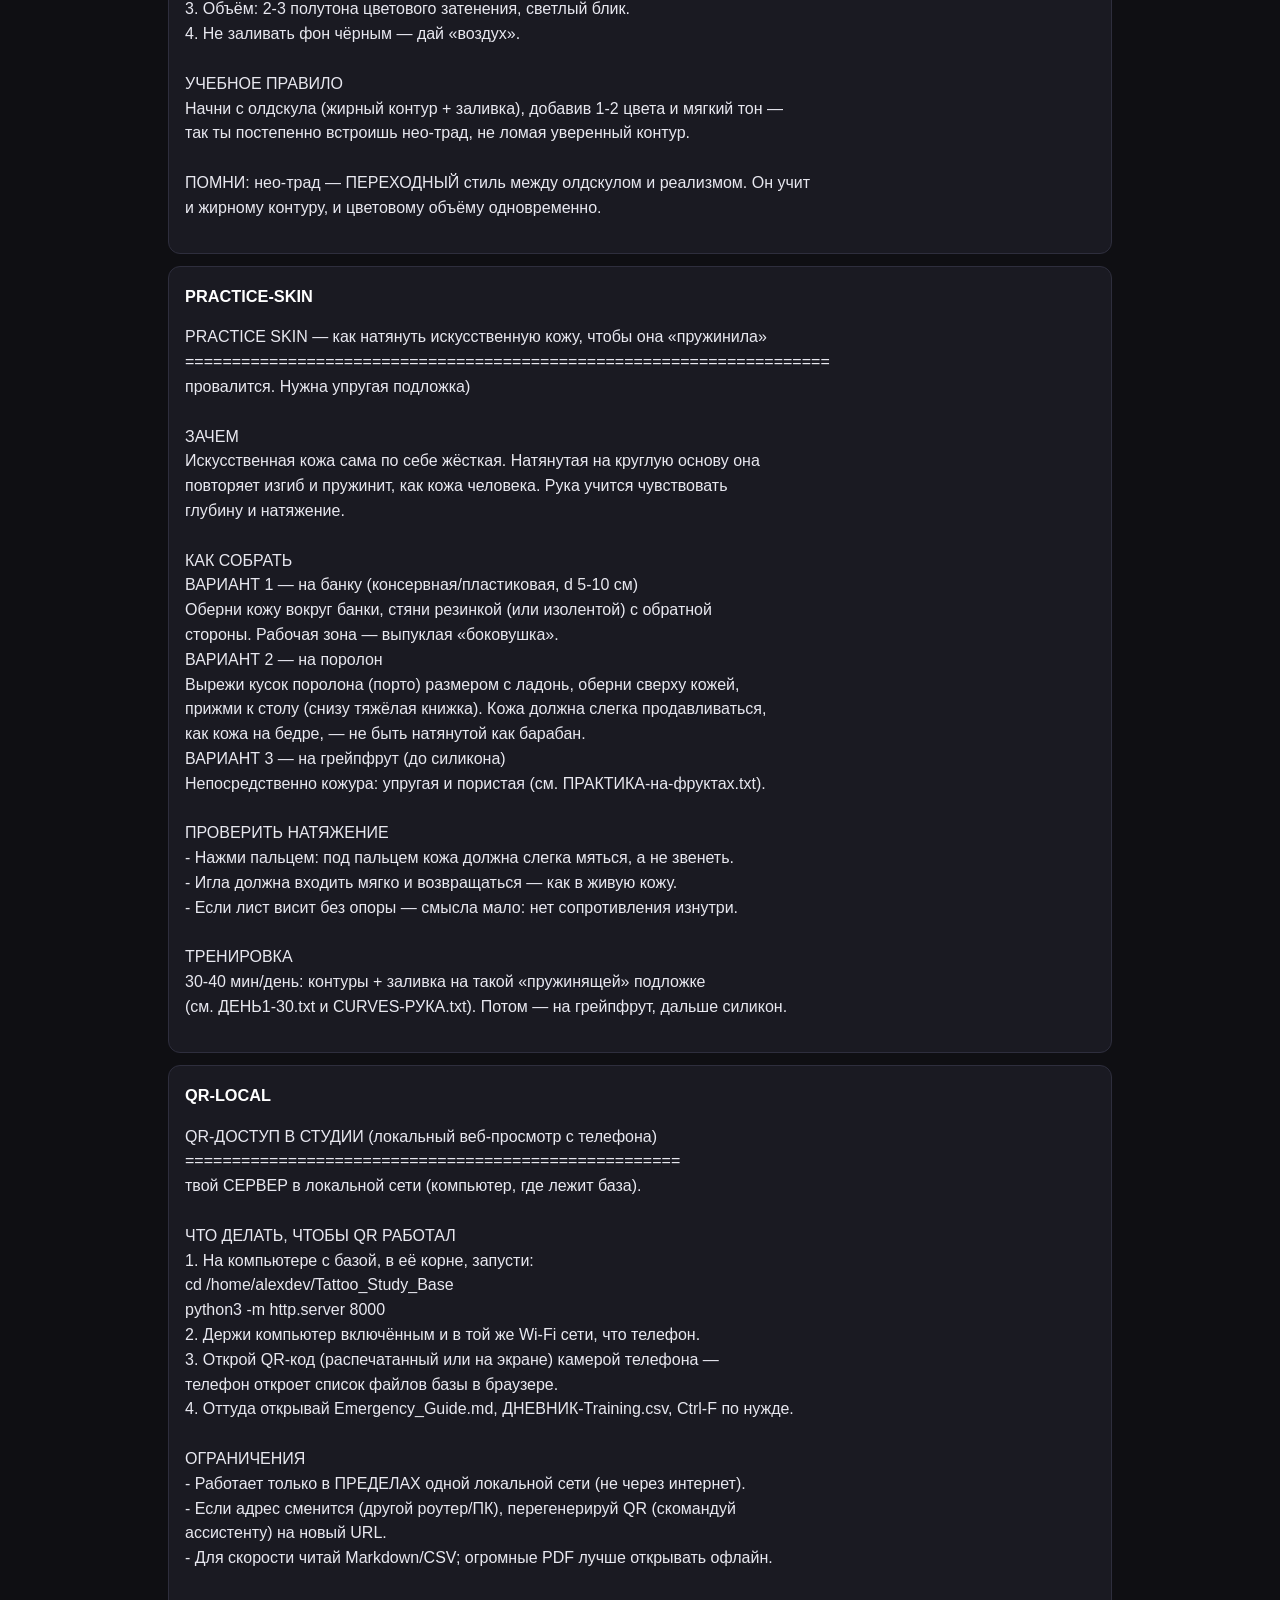
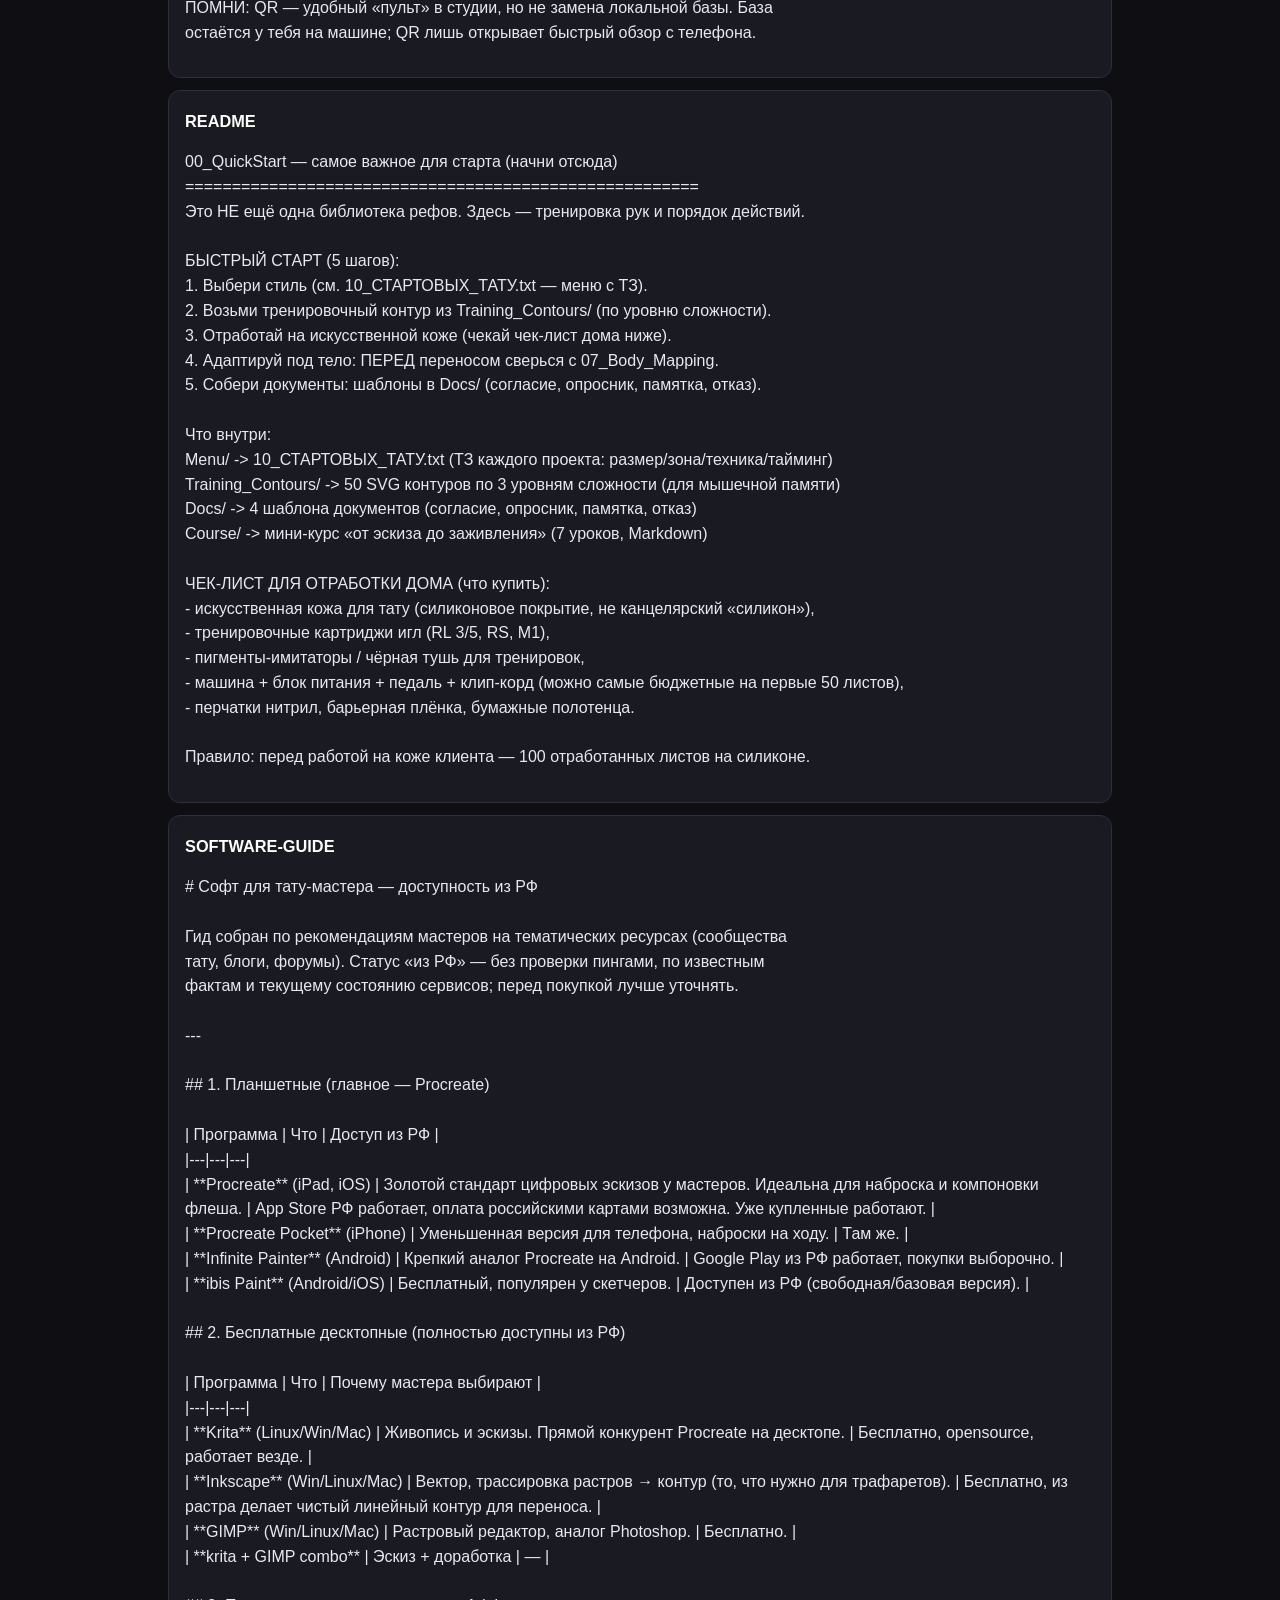
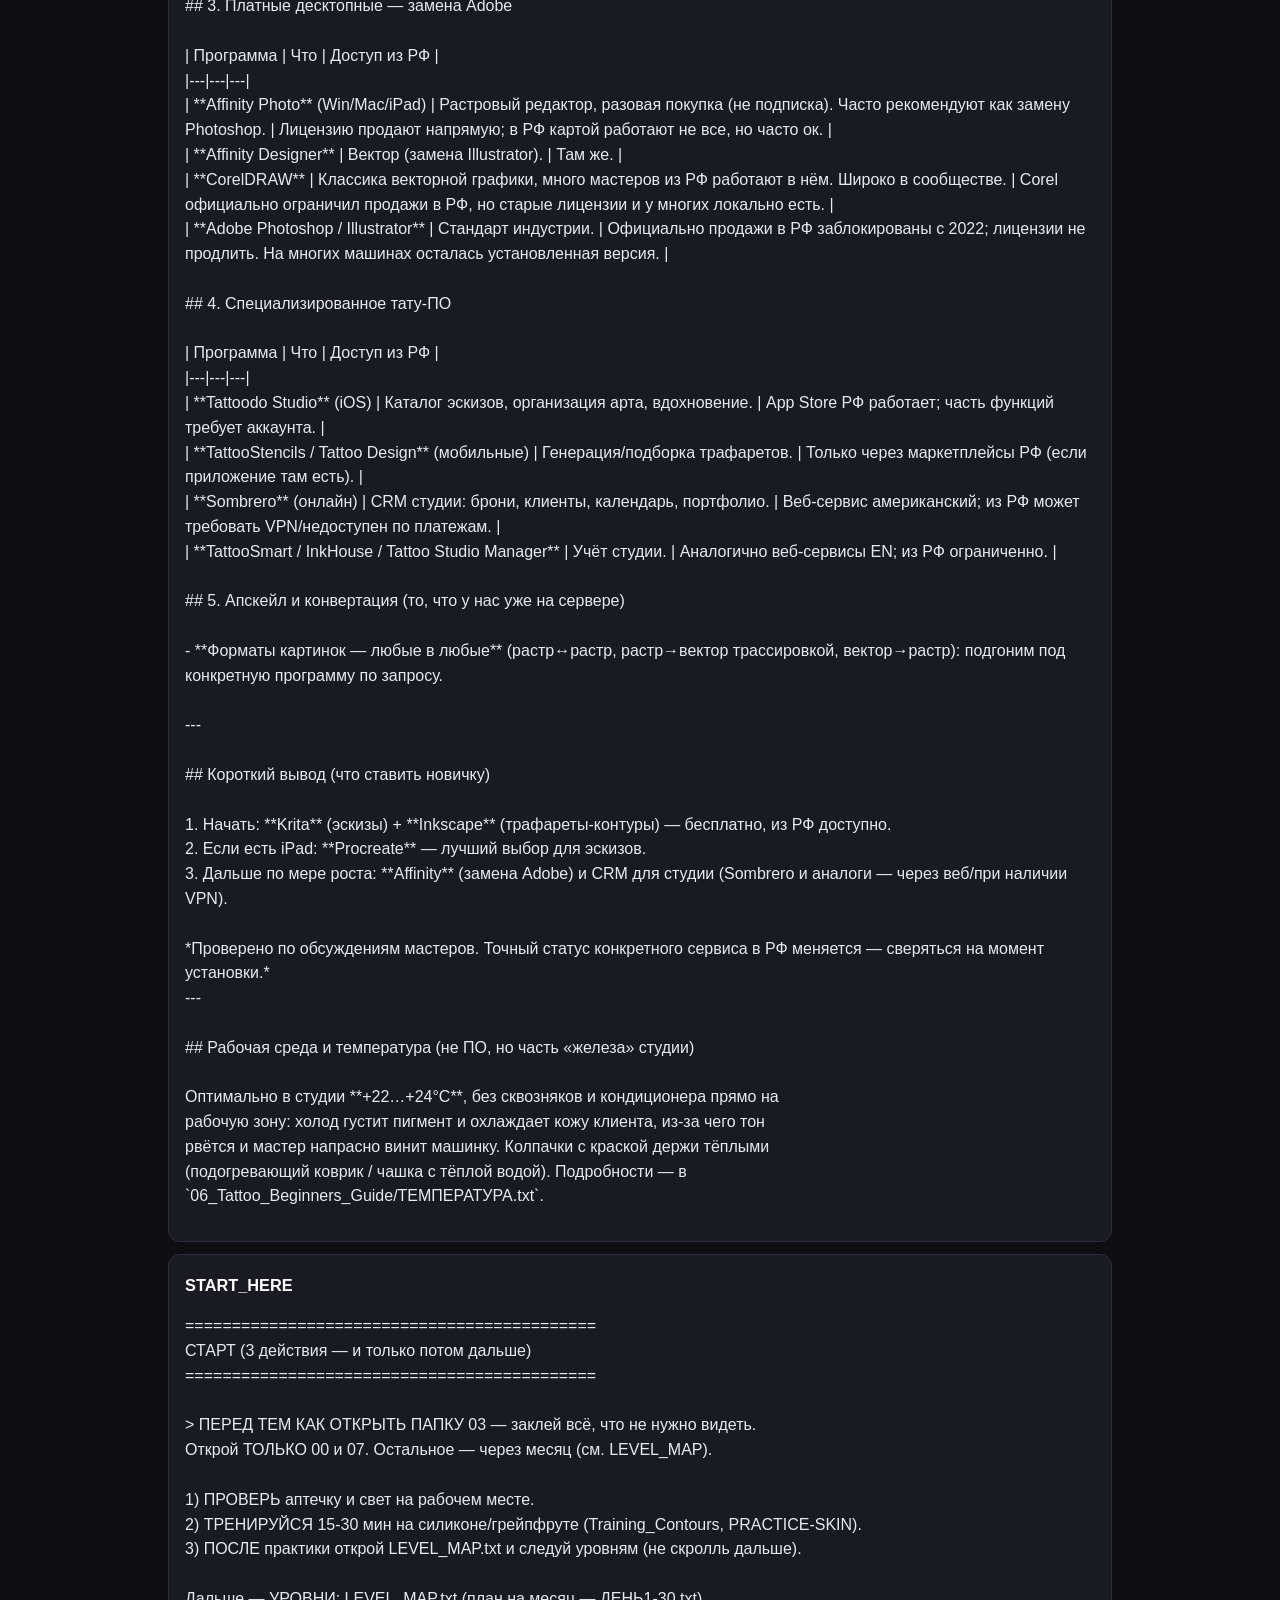
<file: start.html>
<!DOCTYPE html>
<html lang="ru">
<head>
<meta charset="utf-8">
<meta name="viewport" content="width=device-width, initial-scale=1">
<title>Старт — База эскизов татуировок</title>
<link rel="stylesheet" href="css/main.css">

</head>
<body>
<div class="topbar">
  <span class="logo">База тату-эскизов</span>
  <nav><a href="index.html">Главная</a>
<a href="start.html" class="on">Старт</a>
<a href="kanji.html">Иероглифы</a>
<a href="fonts.html">Шрифты</a>
<a href="beginner.html">Практика новичку</a>
<a href="body.html">Посадка на тело</a>
<a href="tonal.html">Тон</a>
<a href="refs.html">Эскизы и цвет</a>
<a href="flash.html">Флеш-идеи</a>
<a href="books.html">Учёба</a>
<a href="reviews.html">Рецензии</a></nav>
</div>
<div class="wrap">
<h1>Старт</h1>
<div class='sub'>Первые 3 действия, план уровней и календарь на 30 дней. Начинай здесь.</div>
<div class="card"><h3>START_HERE</h3><p class="txt">============================================<br>  СТАРТ (3 действия — и только потом дальше)<br>============================================<br><br>&gt; ПЕРЕД ТЕМ КАК ОТКРЫТЬ ПАПКУ 03 — заклей всё, что не нужно видеть.<br>  Открой ТОЛЬКО 00 и 07. Остальное — через месяц (см. LEVEL_MAP).<br><br> 1) ПРОВЕРЬ аптечку и свет на рабочем месте.<br> 2) ТРЕНИРУЙСЯ 15-30 мин на силиконе/грейпфруте (Training_Contours, PRACTICE-SKIN).<br> 3) ПОСЛЕ практики открой LEVEL_MAP.txt и следуй уровням (не скролль дальше).<br><br>Дальше — УРОВНИ: LEVEL_MAP.txt (план на месяц — ДЕНЬ1-30.txt).<br>Вдохновение и эскизы — уже в процессе, а не в начале.<br>============================================</p></div>
<div class="card"><h3>LEVEL_MAP</h3><p class="txt">КАРТА УРОВНЕЙ — что читать и ТРЕНИРОВАТЬ на твоём этапе<br>=======================================================<br>(уровень привязан к ДНЯМ практики. Не «читай всё» — иди по плану)<br><br>УРОВЕНЬ 0 — «ещё не брал иглу в руки» (дни 1-3)<br>  Читай: 07_Tattoo_Beginners_Guide (гигиена и основы) + ТЕМПЕРАТУРА.<br>  Тренируй: 3 дня ТОЛЬКО контур на грейпфруте/банане (ПРАКТИКА-на-фруктах),<br>    прямые/кривые из Training_Contours + L2_Shield.<br>  Критерий перехода: ровная линия без «ёлочки» 30-40 мин подряд.<br><br>УРОВЕНЬ 1 — «первая силиконовая кожа» (дни 4-9)<br>  Добавь: 03_Realism_Refs (смотреть + Minimal_FineLine), 09_Tonal_Studies<br>    (тон + ЗАКОН 70/30 + УПРОЩЕНИЕ-детализации).<br>  Тренируй: 5-6 дней контур+заливка на натянутой practice-skin<br>    (PRACTICE-SKIN.txt), заливка «ковром», тоновый переход.<br>  Критерий перехода: заливка ровная, тон без «засахаривания».<br><br>УРОВЕНЬ 2 — «первый клиент» (дни 10-40)<br>  Добавь: 08_Body_Mapping (посадка + ФИЗИОЛОГИЯ + ПСИХОЛОГИЯ-боли +<br>    Training_Cases/ кейсы на рёбра-бицепс-шею), 10_CLIENT_SCRIPTS,<br>    00_Checklists.txt (печатай и заполняй), Docs/ (документы).<br>  Тренируй: 10 стартовых тату по ТЗ (10_СТАРТОВЫХ_ТАТУ.txt) на силиконе,<br>    ДЕНЬ1-30.txt как ориентир.<br>  Критерий: все 10 по ТЗ + заполненные чек-листы + собранное портфолио.<br><br>БОНУСЫ (не отвлекайся на старте): 05_Books, 06_Kanji, 01_Vintage_Flash<br>  и по запросу — 04 шрифты. Их включай, когда сидишь в процессе.<br><br>Правило: каждый уровень проходи ТОЛЬКО после сдачи предыдущего.<br>Дни — ориентир; скорость не важнее, важнее критерии перехода.</p></div>
<div class="card"><h3>00_Checklists</h3><p class="txt">ЕДИНЫЙ ЧЕК-ЛИСТ — 30 пунктов за 2 минуты (галочка/дата/подпись)<br>==============================================================<br>(печатай на A4, ставь галочку. Это снижает ошибки новичка в первые месяцы)<br><br>== ЧАСТЬ А. ПЕРЕД ПЕРЕНОСОМ ТРАФАРЕТА ==<br> [ ] Мыло антибакт. у раковины + дозатор (не забыть!)<br> [ ] Кожа клиента чистая, без макияжа/лосьона (спирт/антисептик).<br> [ ] Трафарет распечатан в масштабе 1:1 (проверил print-test ЛИНЕЙКОЙ).<br> [ ] Термотрансфер готов: лист + фен/штанга, держатель.<br> [ ] Свежий картридж/игла под рукой (не вскрывать до момента).<br> [ ] Перчатки (2+ пары) и салфетки на столе.<br> [ ] Свет на рабочей зоне: рассеянный, не бликует (см. ГАЙД-портфолио).<br> [ ] Температура студии +22…+24°C (см. ТЕМПЕРАТУРА.txt).<br> [ ] Пигмент комнатной температуры, колпачки подогреты (не горячей!).<br> [ ] Договорённость о перерыве и скрипт на боль (см. ПСИХОЛОГИЯ-боли).<br><br>== ЧАСТЬ Б. ПЕРЕД ПЕРВЫМ ПРОХОДОМ (первые штрихи иглой) ==<br> [ ] Машинка без свиста/лязга, звук ровный (см. ЗВУК-машинки.txt).<br> [ ] Вылет иглы настроен (глубина по зоне — см. 07-PDF/ФИЗИОЛОГИЯ).<br> [ ] Игла/картридж одноразовые, распакованы при клиенте (чистота).<br> [ ] Кожу натянул (вторая рука или натяжитель), угол входа верен.<br> [ ] Пробный штрих на бумаге/незаметном участке кожи согласован.<br> [ ] Первый проход — по ОСНОВНОМУ контуру (порядок по стилю, см. ниже).<br> [ ] Пигмент течёт ровно, без пузырей (колпачок полон с лёгким запасом).<br> [ ] Скорость руки = скорость машинки (нет «рваной» линии).<br> [ ] Позиция удобная: спина прямая, локоть опёрт, нога на педали комфортно.<br> [ ] Клиент дышит ровно, не замер и не сжимается (см. психологию боли).<br><br>== ПОРЯДОК ПРОХОДОВ ПО СТИЛЯМ ==<br>  ОЛДСКУЛ: контур -&gt; заливка (плотно) -&gt; (по желанию) светлые блики.<br>  РЕАЛИЗМ: база (тёмное) -&gt; полутон -&gt; контур (последним, чтобы не утонул).<br>  ЛЕТТЕРИНГ: контур буквы -&gt; внутренняя заливка -&gt; (не в последнюю заливка<br>    вокруг буквы, иначе «тонет»).<br>  МИНИМАЛИЗМ/ФАЙНЛАЙН: тонкий контур -&gt; точечный тон -&gt; без густого фона.<br><br>== ПОЛЯ ДЛЯ ПОДПИСИ ==<br> Дата: ___________  Сеанс №: _____  Зона: ___________<br> Подпись (мастер): ________________  (клиент согласен — в Docs/)</p></div>
<div class="card"><h3>INKS-NEEDLES</h3><p class="txt">ИГЛЫ И ПИГМЕНТЫ — краткий гид для начинающего<br>=============================================<br>(базы, доступные в РФ; цены/бренды меняются — сверяй у поставщика)<br><br>ИГЛЫ (классификация по типу среза и назначению):<br>  RLL (Round Liner, тонкие до 1-3) — контуры, тонкая линия.<br>  RL (Round Liner, средние 3-7)    — линии средней толщины, мелкие детали.<br>  RS (Round Shader)                — штриховка, лёгкая тень, «зерно».<br>  M1 / M2 (Магнум 1, 2; Flat/Curved)— покрас областями, ровная заливка.<br>  F (Flat)                         — плоский магнум: контур-заливка, твёрдые края.<br>  Штриховка тона: RS или M2 (Curved) — дают мягкий переход.<br>  Глубина: контур 1-1,5 мм, покрас 1-2 мм. Угол брать под 45-60.<br><br>  Что докупить на старт (минимально):<br>    RL 3 (контур), RL 5 (среднее), RS 5-7 (тень), M2 (заливка).<br>    Считать одноразовые картриджи/иглы при клиенте.<br><br>ПИГМЕНТЫ (чернила, доступные в РФ):<br>  World Famous, Solid Ink, KWADRON, Eternal, Dynamic, Kuro Sumi.<br>  Критерий качества: стабильный состав, сертификат безопасности (не для<br>  Чёрная тушь — база (опт/линия). Цветные — как разберёшься.<br>  НЕ брать: чернила для каллиграфии/шариковые/самоделки (токсичны, нетиге).<br>  Уход: взбалтывать до однородности, закрытая крышка, срок годности.<br><br>ПАМЯТКА: начинаем С ЧЁРНОГО (лайнер для контура + магнум для заливки).<br>Цвет — после 20-30 отработанных ч/б работ на силиконе/свиной коже.</p></div>
<div class="card"><h3>00_CHECKLIST</h3><p class="txt">ЕДИНЫЙ ЧЕК-ЛИСТ — 30 пунктов за 2 минуты (галочка/дата/подпись)<br>==============================================================<br>(печатай на A4, ставь галочку. Это снижает ошибки новичка в первые месяцы)<br><br>== ЧАСТЬ А. ПЕРЕД ПЕРЕНОСОМ ТРАФАРЕТА ==<br> [ ] Мыло антибакт. у раковины + дозатор (не забыть!)<br> [ ] Кожа клиента чистая, без макияжа/лосьона (спирт/антисептик).<br> [ ] Трафарет распечатан в масштабе 1:1 (проверил print-test ЛИНЕЙКОЙ).<br> [ ] Термотрансфер готов: лист + фен/штанга, держатель.<br> [ ] Свежий картридж/игла под рукой (не вскрывать до момента).<br> [ ] Перчатки (2+ пары) и салфетки на столе.<br> [ ] Свет на рабочей зоне: рассеянный, не бликует (см. ГАЙД-портфолио).<br> [ ] Температура студии +22…+24°C (см. ТЕМПЕРАТУРА.txt).<br> [ ] Пигмент комнатной температуры, колпачки подогреты (не горячей!).<br> [ ] Договорённость о перерыве и скрипт на боль (см. ПСИХОЛОГИЯ-боли).<br><br>== ЧАСТЬ Б. ПЕРЕД ПЕРВЫМ ПРОХОДОМ (первые штрихи иглой) ==<br> [ ] Машинка без свиста/лязга, звук ровный (см. ЗВУК-машинки.txt).<br> [ ] Вылет иглы настроен (глубина по зоне — см. 07-PDF/ФИЗИОЛОГИЯ).<br> [ ] Игла/картридж одноразовые, распакованы при клиенте (чистота).<br> [ ] Кожу натянул (вторая рука или натяжитель), угол входа верен.<br> [ ] Пробный штрих на бумаге/незаметном участке кожи согласован.<br> [ ] Первый проход — по ОСНОВНОМУ контуру (порядок по стилю, см. ниже).<br> [ ] Пигмент течёт ровно, без пузырей (колпачок полон с лёгким запасом).<br> [ ] Скорость руки = скорость машинки (нет «рваной» линии).<br> [ ] Позиция удобная: спина прямая, локоть опёрт, нога на педали комфортно.<br> [ ] Клиент дышит ровно, не замер и не сжимается (см. психологию боли).<br><br>== ПОРЯДОК ПРОХОДОВ ПО СТИЛЯМ ==<br>  ОЛДСКУЛ: контур -&gt; заливка (плотно) -&gt; (по желанию) светлые блики.<br>  РЕАЛИЗМ: база (тёмное) -&gt; полутон -&gt; контур (последним, чтобы не утонул).<br>  ЛЕТТЕРИНГ: контур буквы -&gt; внутренняя заливка -&gt; (не в последнюю заливка<br>    вокруг буквы, иначе «тонет»).<br>  МИНИМАЛИЗМ/ФАЙНЛАЙН: тонкий контур -&gt; точечный тон -&gt; без густого фона.<br><br>== ПОЛЯ ДЛЯ ПОДПИСИ ==<br> Дата: ___________  Сеанс №: _____  Зона: ___________<br> Подпись (мастер): ________________  (клиент согласен — в Docs/)</p></div>
<div class="card"><h3>10_CLIENT_SCRIPTS</h3><p class="txt">10 ГОТОВЫХ ФРАЗ ДЛЯ РАБОТЫ С ВОЗРАЖЕНИЯМИ<br>==========================================<br>(без паники, спокойно и по-деловому; цель — не выиграть спор, а сохранить<br>доверие клиента)<br><br>1. &quot;А можно сделать БОЛЬШЕ посреди работы?&quot;<br>   -&gt; «Скажи, что именно хочется добавить? Итог лучше продумать до набивки —<br>      иначе легко испортить композицию. Давай остановимся, обсудим, и если<br>      решим — внесём аккуратно.»<br><br>2. &quot;Мне НЕ НРАВИТСЯ, переделайте прямо сейчас.&quot;<br>   -&gt; «Сейчас кожа ещё свежая, вносить правки небезопасно. Дай зажить 2-3<br>      недели, потом обсудим, что поправить, и я доведу бесплатно в рамках<br>      нормы.»<br><br>3. &quot;У подруги ДЕШЕВЛЕ.&quot;<br>   -&gt; «Хорошо, и цена — не главное. Какая у неё стерильность и гигиена?<br>      Я отвечаю за результат и заживление. Дешевле — не значит безопаснее.<br>      Давай найдём формат, удобный тебе по цене.»<br><br>4. &quot;Я подумаю и вернусь потом.&quot;<br>   -&gt; «Отлично, подумай. Я сохраняю эскиз за тобой (предоплата небольшая),<br>      чтобы он не ушёл в сеанс к другому. Возвращайся, когда решишь.»<br><br>   -&gt; «Чужие работы я не набиваю — это чужая интеллектуальная собственность,<br>      и нарушать её я не буду. Давай сделаем СВОЙ вариант в этом стиле —<br>      будет уникальный и твой.»<br><br>6. &quot;Сделаете за 1 час? У меня мало времени.&quot;<br>   -&gt; «Спешка портит результат и заживление. Средняя работа — 2-2,5 часа.<br>      Если время ограничено, разобьём сеанс на два, спокойно.»<br><br>7. &quot;А не будет ли БОЛЬНО?&quot;<br>   -&gt; «Ощущения будут, но терпимые; на этом месте максимальная боль X.<br>      Если станет совсем неприятно — делаем паузы. Всё под контролем.»<br><br>8. &quot;Напишите имя подруги на руке.&quot;<br>   -&gt; «Тату — надолго. Я предлагаю обдумать 2-3 дня, прежде чем бить имя<br>      близкого человека. Это не отказ, это забота о тебе.»<br><br>9. &quot;Что будет через 5 лет?&quot;<br>   -&gt; «Честно: чуть расплывётся и посветлеет. Поэтому линии не делаю сверх<br>      и получаешь.»<br><br>       а не право. Если берёшь сразу несколько работ — могу обсудить<br>       бонус.»<br><br>ПРАВИЛО «ПЕРВАЯ ТАТУ» (мастеру — жёстко прописать в согласии):<br>  Первую тату на живой коже делаем БЕСПЛАТНО или только за стоимость<br>  расходников (перчатки/картриджи/пигмент). Пиши это в согласии («оплата:<br>  расходники»). Это снимает с тебя давление «должен шедевр за деньги» и<br>  снижает претензии клиента на раннем этапе (клиент знает цену и договор).</p></div>
<div class="card"><h3>10_СТАРТОВЫХ_ТАТУ</h3><p class="txt">10 ПЕРВЫХ ТАТУ ДЛЯ НОВИЧКА — меню с готовым ТЗ<br>===============================================<br>(каждый пункт: стиль | размер | зона | техника | тайминг | заметка)<br><br>1.  РОЗА ОЛДСКУЛ<br>    Размер 8-10 см | Предплечье (внутр./наруж.) | Контур 0.35 + плотная<br>    заливка без полутонов | 60-90 мин | Классика, прощает ошибки контура.<br><br>2.  ЗВЕЗДА-КОМПАС (мини)<br>    Размер 6-8 см | Плечо/лопатка | Контур 0.3, без заливки (или 1 тон) |<br>    45-60 мин | Тренировка ровных прямых и симметрии.<br><br>3.  ЛАСТОЧКА (символ пути)<br>    Размер 6-7 см | Ключица/плечо | Контур 0.35 + чёрная «шляпа» + 1 тон |<br>    45-60 мин | Два тона — учимся держать заливку и пробел света.<br><br>4.  ПИОН (упрощённый)<br>    Размер 8-10 см | Бедро | Контур + 2-3 тона (чёрный/полутон/белый) |<br>    60-90 мин | Первая серьёзная трёхтоневая работа.<br><br>5.  ЯКОРЬ<br>    Размер 7-9 см | Предплечье | Контур 0.35 + заливка металла | 60-90 мин |<br>    Ровные вертикали + работа с углом.<br><br>6.  КОИ-РЫБА (простая форма)<br>    Размер 8-10 см | Лопатка/бедро | Контур + волнистая заливка | 60-90 мин |<br>    Тренировка кривых и «течения» линий.<br><br>7.  ПЕРФЕКТА (орнамент, геометрия)<br>    Размер 5-6 см | Лодыжка/предплечье | Тонкая линия 0.3, без заливки |<br>    40-60 мин | Ровность и симметрия, идеально для первого силикона.<br><br>8.  МАНДАЛА (мини)<br>    Размер 5-7 см | Плечо/запястье | Контур + лёгкая тень | 45-60 мин |<br>    Радиальная симметрия — учит ровный «круг».<br><br>9.  БАБОЧКА (мини)<br>    Размер 5-6 см | Запястье/лодыжка | Контур 0.3 + 1-2 тона | 40-50 мин |<br>    Зеркало по оси — контроль симметрии.<br><br>10. ИЕРОГЛИФ (проверь 06!) + рамка<br>    Размер 4-6 см | Предплечье/запястье | Контур 0.35 тонкая линия | 30-45 мин |<br>    Минимум деталей, максимум чистоты линии. Перевод — из 05_Kanji_Letters!<br><br>ПРАВИЛО ПОСЛЕДОВАТЕЛЬНОСТИ:<br>  Иди по порядку 1-&gt;10. Не пропускай: на 1-2 ты лечишь руку (контур и заливку),<br>  на 4 и 8 — тон (3 тона). К 7-10 у тебя должна быть ровная рука.</p></div>
<div class="card"><h3>Budget_Consumables</h3><p class="txt">БЮДЖЕТНЫЕ РАСХОДНИКИ — что купить на первые 10 сеансов<br>=======================================================<br>(3 уровня: МИНИМУМ / НОРМА / ПРО ЗАПАС. Цены ориентировочные, сверяй на<br>Ozon/Яндекс.Маркет/в аптеке на момент покупки)<br><br>ПЕРЧАТКИ (нитрил, без пудры, под руку мастера)<br>  МИНИМУМ: 100 шт. одноразовых (S/M/L) — на 10 сеансов по ~2-3 шт/сеанс.<br>  НОРМА: 200 шт. (не пригодится ждать). ПРО ЗАПАС: упаковка + запасной размер.<br>  Вариант: латекс дешевле, но нитрил не вызывает аллергию и жирнее на руке.<br><br>ТРАНСФЕРНАЯ БУМАГА (для трафаретов)<br>  МИНИМУМ: 1 упаковка листов (термотрансфер) + термофен/термоштанга.<br>  НОРМА: 2 упаковки + спрей-фиксатор трансфера.<br>  ПРО ЗАПАС: + стерильные перчатки для перевода и салфетки.<br><br>МЫЛО / АНТИСЕПТИК / САЛФЕТКИ<br>  МИНИМУМ: антибактериальное мыло (для клиента и мастера) + зелёный<br>           антисептик (хлоргексидин) — для кожи ДО переноса.<br>  НОРМА: + спиртовые салфетки (для инструмента/стола), дозатор мыла.<br>  ПРО ЗАПАС: + дезинфицирующий спрей для рабочей поверхности.<br><br>КОНТЕЙНЕРЫ / МЕЛОЧЬ<br>  МИНИМУМ: одноразовые колпачки/стаканчики под пигмент (не многократные!).<br>  НОРМА: контейнер для воды, держатель игл, стерильные салфетки.<br>  ПРО ЗАПАС: + лейка для чернил, ватные диски, клейкая лента для фиксации.<br><br>ГДЕ КУПИТЬ (РФ)<br>  - Маркетплейсы (Ozon, Яндекс.Маркет, Wildberries) — перчатки, трансфер,<br>    колпачки, салфетки, дешевле всего.<br>  - Аптеки — антисептики, мыло, стерильные перчатки и салфетки (надёжно,<br>    но дороже маркетплейса).<br>  - Специализированные магазины (Fenix Tattoo, Punktir Tattoo и аналог) —<br>    пигмент, трансферная бумага, держатели; там же консультация.<br><br>ПОМНИ: НЕ экономь на стерильности (перчатки/колпачки одноразовые) и НЕ<br>и брак для твоей репутации. Первые 10 сеансов закладывай в цену работы.</p></div>
<div class="card"><h3>Emergency_Guide</h3><p class="txt"># Экстренный гайд (Emergency Guide)<br>Краткие действия в нештатной ситуации. Детали — по ссылкам.<br><br>## 1. Клиент падает в обморок / обморочное состояние (вазовагальный) — ПУНКТ №1<br>- Немедленно прекрати работу, ВЫНЬ ИГЛУ из кожи.<br>- Уложи клиента на спину, подними ноги выше головы (обеспечь приток крови).<br>- Дай сладкую воду / нашатырь (разрыхлить аммиак под нос). Следи за дыханием.<br>- НЕ пытайся продолжать сеанс. Дождись стабилизации; при длительном<br>  обмороке / без сознания вызывай помощь.<br>→ подробнее о панических атаках: `08/ПСИХОЛОГИЯ-боли.txt`<br><br>## Клиент передумал / нервничает<br>- Остановись, сними иглу, вода, ровный голос. НЕ давить через панику.<br>- Распознать паническую атаку: частое дыхание, замирание, дрожь, тошнота.<br>- Открытый вопрос: «как ты, что чувствуешь?». Перенести/закончить — норм.<br>→ см. `08/ПСИХОЛОГИЯ-боли.txt`<br><br>## Клиенту холодно / краска густеет<br>- Проверь температуру студии (+22…+24°C), убери сквозняк.<br>- Колпачки с пигментом подогрей (коврик/тёплая вода, НЕ горячей).<br>- Тон рвётся из-за холода, а не машинки. → см. `07/ТЕМПЕРАТУРА.txt`<br><br>## Машинка странно звучит (свист/лязг)<br>- СТОП сеанс, игла вне кожи. Проверь чистоту, затяжку, заряд.<br>- Норма: ротор — «гул дрели», индуктор — «швейное тик-так».<br>- Визг/лязг не «дожимать» — чинить. → см. `07/ЗВУК-машинки.txt`<br><br>## Кожа покраснела / потекла (overwork)<br>- Признаки: ярко-красная, мокрая «плачущая» кожа, отёк, контур расплылся.<br>- Останови, дай зажить, не продолжай «дожать» лишними проходами.<br>→ см. `07/ПРОХОДЫ-по-зонам.txt`<br><br>## Трафарет не читается / масштаб сбился<br>- Проверь print-test линейкой (10 см). Без 100%-масштаба не печатай.<br>- Оттирай неудачный трансфер: спирт / мыло+антисептик (детское мыло+зелёнка).<br>→ см. `02/ПРОВЕРЬ-МАСШТАБ.txt` и `02/АНТИ-ТРАФАРЕТ.txt`<br><br>## Контур «плывёт» при тушевке<br>- Тренажёр L2_Shield: толстый контур-«щит», внутрь тушевка, не касаясь.<br>→ см. `00/Training_Contours/L2_Shield-ИНСТРУКЦИЯ.txt`<br><br>## Не согласована цена / клиент торгуется<br>- Заранее посчитай себестоимость (пигмент+картриджи+время).<br>- Скрипты: «у подруги дешевле», «переделайте сейчас». → см.<br>  `00/10_CLIENT_SCRIPTS.txt` и `07/ФИНАНСЫ-расход.txt`</p></div>
<div class="card"><h3>FINE-LINE-предупреждение</h3><p class="txt">FINE LINE / SINGLE NEEDLE — что нужно знать до первых попыток<br>==============================================================<br>Это популярный тренд (тонкие «волосяные» линии), НО и главная ловушка новичка.<br><br>ПОЧЕМУ ОПАСНО ДЛЯ НАЧИНАЮЩЕГО<br>  - Требует ИДЕАЛЬНОГО натяжения кожи — малейшая расслабленность = рваная линия.<br>  - Тонкая линия при заживлении «плывёт» (расплывается) и часто исчезает,<br>    если игла вошла не на ту глубину.<br>  - Глубинная: на 1-2 прохода меньше, чем кажется. Ошибку исправить сложно.<br><br>ПРАВИЛА<br>  1. Отрабатывать ТОЛЬКО на искусственной коже (00_QuickStart/Training_Contours).<br>  2. На людях — с крайней осторожностью и только после 100+ ровных линий.<br>  3. Начинай с толщины контура RL3/RL5, НЕ single needle, пока рука не ровная.<br>  4. Учитывай: тонкие линии держатся хуже на жирной коже и подвижных зонах.<br><br>Что про него понять: fine line — это не «тоньше = лучше», а «точно и глубоко<br>один раз». Наработка руки важнее, чем тонкость наконечника.</p></div>
<div class="card"><h3>LEVEL_MAP</h3><p class="txt">КАРТА УРОВНЕЙ — что читать и ТРЕНИРОВАТЬ на твоём этапе<br>=======================================================<br>(уровень привязан к ДНЯМ практики. Не «читай всё» — иди по плану)<br><br>УРОВЕНЬ 0 — «ещё не брал иглу в руки» (дни 1-3)<br>  Читай: 06_Tattoo_Beginners_Guide (гигиена и основы) + ТЕМПЕРАТУРА.<br>  Тренируй: 3 дня ТОЛЬКО контур на грейпфруте/банане (ПРАКТИКА-на-фруктах),<br>    прямые/кривые из Training_Contours + L2_Shield.<br>  Критерий перехода: ровная линия без «ёлочки» 30-40 мин подряд.<br><br>УРОВЕНЬ 1 — «первая силиконовая кожа» (дни 4-9)<br>  Добавь: 02_Realism_Refs (смотреть + Minimal_FineLine), 08_Tonal_Studies<br>    (тон + ЗАКОН 70/30 + УПРОЩЕНИЕ-детализации).<br>  Тренируй: 5-6 дней контур+заливка на натянутой practice-skin<br>    (PRACTICE-SKIN.txt), заливка «ковром», тоновый переход.<br>  Критерий перехода: заливка ровная, тон без «засахаривания».<br><br>УРОВЕНЬ 2 — «первый клиент» (дни 10-40)<br>  Добавь: 07_Body_Mapping (посадка + ФИЗИОЛОГИЯ + ПСИХОЛОГИЯ-боли +<br>    Training_Cases/ кейсы на рёбра-бицепс-шею), 10_CLIENT_SCRIPTS,<br>    00_Checklists.txt (печатай и заполняй), Docs/ (документы).<br>  Тренируй: 10 стартовых тату по ТЗ (10_СТАРТОВЫХ_ТАТУ.txt) на силиконе,<br>    ДЕНЬ1-30.txt как ориентир.<br>  Критерий: все 10 по ТЗ + заполненные чек-листы + собранное портфолио.<br><br>БОНУСЫ (не отвлекайся на старте): 04_Books, 05_Kanji_Letters, 09_Flash_Traditional<br>  и по запросу — 04 шрифты. Их включай, когда сидишь в процессе.<br><br>Правило: каждый уровень проходи ТОЛЬКО после сдачи предыдущего.<br>Дни — ориентир; скорость не важнее, важнее критерии перехода.</p></div>
<div class="card"><h3>NEO-TRAD-RULES</h3><p class="txt">НЕО-ТРАДИШНЛ (Neo-Traditional) — как отличить от олдскула и реализма<br>====================================================================<br>(самый популярный стиль для новичков после олдскула. Рефов не разводим —<br>тут ПРАВИЛА стиля, чтобы ты сам строил работы)<br><br>ТРИ КИРПИЧА СТИЛЯ<br>  1. ЖИРНЫЙ КОНТУР — как в олдскуле (толстый, ровный, плотный). ОН задаёт<br>     границы и характер. Без него стиль «рассыпается».<br>  2. ОГРАНИЧЕННАЯ ПАЛИТРА — 3-4 цвета на работу (тепло+холод, см.<br>     Color_Palettes). НЕ радуга, а осознанный набор.<br>  3. ОБЪЁМ БЕЗ ЧЁРНОЙ ЗАЛИВКИ — в отличие от реализма, тень делается ЦВЕТОМ<br>     и штрихом, а не глухим чёрным. Пятно читается за счёт цвета/тона,<br>     а не «проваленного» фона.<br><br>ЧЕМ ОТЛИЧАЕТСЯ<br>  - от ОЛДСКУЛА: те же жирный контур и яркость, но больше деталей, мягкие<br>    переходы и современные сюжеты (не только классические мотивы).<br><br>КАК СТРОИТЬ НЕО-ТРАД РАБОТУ<br>  1. Жирный контур (RL5-RL7) по силуэту и элементам.<br>  2. Цвет: 3-4 цвета, в тени — холодный/тёмный тон (не чёрный).<br>  3. Объём: 2-3 полутона цветового затенения, светлый блик.<br>  4. Не заливать фон чёрным — дай «воздух».<br><br>УЧЕБНОЕ ПРАВИЛО<br>  Начни с олдскула (жирный контур + заливка), добавив 1-2 цвета и мягкий тон —<br>  так ты постепенно встроишь нео-трад, не ломая уверенный контур.<br><br>ПОМНИ: нео-трад — ПЕРЕХОДНЫЙ стиль между олдскулом и реализмом. Он учит<br>и жирному контуру, и цветовому объёму одновременно.</p></div>
<div class="card"><h3>PRACTICE-SKIN</h3><p class="txt">PRACTICE SKIN — как натянуть искусственную кожу, чтобы она «пружинила»<br>=====================================================================<br>провалится. Нужна упругая подложка)<br><br>ЗАЧЕМ<br>  Искусственная кожа сама по себе жёсткая. Натянутая на круглую основу она<br>  повторяет изгиб и пружинит, как кожа человека. Рука учится чувствовать<br>  глубину и натяжение.<br><br>КАК СОБРАТЬ<br>  ВАРИАНТ 1 — на банку (консервная/пластиковая, d 5-10 см)<br>    Оберни кожу вокруг банки, стяни резинкой (или изолентой) с обратной<br>    стороны. Рабочая зона — выпуклая «боковушка».<br>  ВАРИАНТ 2 — на поролон<br>    Вырежи кусок поролона (порто) размером с ладонь, оберни сверху кожей,<br>    прижми к столу (снизу тяжёлая книжка). Кожа должна слегка продавливаться,<br>    как кожа на бедре, — не быть натянутой как барабан.<br>  ВАРИАНТ 3 — на грейпфрут (до силикона)<br>    Непосредственно кожура: упругая и пористая (см. ПРАКТИКА-на-фруктах.txt).<br><br>ПРОВЕРИТЬ НАТЯЖЕНИЕ<br>  - Нажми пальцем: под пальцем кожа должна слегка мяться, а не звенеть.<br>  - Игла должна входить мягко и возвращаться — как в живую кожу.<br>  - Если лист висит без опоры — смысла мало: нет сопротивления изнутри.<br><br>ТРЕНИРОВКА<br>  30-40 мин/день: контуры + заливка на такой «пружинящей» подложке<br>  (см. ДЕНЬ1-30.txt и CURVES-РУКА.txt). Потом — на грейпфрут, дальше силикон.</p></div>
<div class="card"><h3>QR-LOCAL</h3><p class="txt">QR-ДОСТУП В СТУДИИ (локальный веб-просмотр с телефона)<br>=====================================================<br>твой СЕРВЕР в локальной сети (компьютер, где лежит база).<br><br>ЧТО ДЕЛАТЬ, ЧТОБЫ QR РАБОТАЛ<br>  1. На компьютере с базой, в её корне, запусти:<br>       cd /home/alexdev/Tattoo_Study_Base<br>       python3 -m http.server 8000<br>  2. Держи компьютер включённым и в той же Wi-Fi сети, что телефон.<br>  3. Открой QR-код (распечатанный или на экране) камерой телефона —<br>     телефон откроет список файлов базы в браузере.<br>  4. Оттуда открывай Emergency_Guide.md, ДНЕВНИК-Training.csv, Ctrl-F по нужде.<br><br>ОГРАНИЧЕНИЯ<br>  - Работает только в ПРЕДЕЛАХ одной локальной сети (не через интернет).<br>  - Если адрес сменится (другой роутер/ПК), перегенерируй QR (скомандуй<br>    ассистенту) на новый URL.<br>  - Для скорости читай Markdown/CSV; огромные PDF лучше открывать офлайн.<br><br>ПОМНИ: QR — удобный «пульт» в студии, но не замена локальной базы. База<br>остаётся у тебя на машине; QR лишь открывает быстрый обзор с телефона.</p></div>
<div class="card"><h3>README</h3><p class="txt">00_QuickStart — самое важное для старта (начни отсюда)<br>=======================================================<br>Это НЕ ещё одна библиотека рефов. Здесь — тренировка рук и порядок действий.<br><br>БЫСТРЫЙ СТАРТ (5 шагов):<br>  1. Выбери стиль (см. 10_СТАРТОВЫХ_ТАТУ.txt — меню с ТЗ).<br>  2. Возьми тренировочный контур из Training_Contours/ (по уровню сложности).<br>  3. Отработай на искусственной коже (чекай чек-лист дома ниже).<br>  4. Адаптируй под тело: ПЕРЕД переносом сверься с 07_Body_Mapping.<br>  5. Собери документы: шаблоны в Docs/ (согласие, опросник, памятка, отказ).<br><br>Что внутри:<br>  Menu/        -&gt; 10_СТАРТОВЫХ_ТАТУ.txt (ТЗ каждого проекта: размер/зона/техника/тайминг)<br>  Training_Contours/ -&gt; 50 SVG контуров по 3 уровням сложности (для мышечной памяти)<br>  Docs/        -&gt; 4 шаблона документов (согласие, опросник, памятка, отказ)<br>  Course/      -&gt; мини-курс «от эскиза до заживления» (7 уроков, Markdown)<br><br>ЧЕК-ЛИСТ ДЛЯ ОТРАБОТКИ ДОМА (что купить):<br>  - искусственная кожа для тату (силиконовое покрытие, не канцелярский «силикон»),<br>  - тренировочные картриджи игл (RL 3/5, RS, M1),<br>  - пигменты-имитаторы / чёрная тушь для тренировок,<br>  - машина + блок питания + педаль + клип-корд (можно самые бюджетные на первые 50 листов),<br>  - перчатки нитрил, барьерная плёнка, бумажные полотенца.<br><br>Правило: перед работой на коже клиента — 100 отработанных листов на силиконе.</p></div>
<div class="card"><h3>SOFTWARE-GUIDE</h3><p class="txt"># Софт для тату-мастера — доступность из РФ<br><br>Гид собран по рекомендациям мастеров на тематических ресурсах (сообщества<br>тату, блоги, форумы). Статус «из РФ» — без проверки пингами, по известным<br>фактам и текущему состоянию сервисов; перед покупкой лучше уточнять.<br><br>---<br><br>## 1. Планшетные (главное — Procreate)<br><br>| Программа | Что | Доступ из РФ |<br>|---|---|---|<br>| **Procreate** (iPad, iOS) | Золотой стандарт цифровых эскизов у мастеров. Идеальна для наброска и компоновки флеша. | App Store РФ работает, оплата российскими картами возможна. Уже купленные работают. |<br>| **Procreate Pocket** (iPhone) | Уменьшенная версия для телефона, наброски на ходу. | Там же. |<br>| **Infinite Painter** (Android) | Крепкий аналог Procreate на Android. | Google Play из РФ работает, покупки выборочно. |<br>| **ibis Paint** (Android/iOS) | Бесплатный, популярен у скетчеров. | Доступен из РФ (свободная/базовая версия). |<br><br>## 2. Бесплатные десктопные (полностью доступны из РФ)<br><br>| Программа | Что | Почему мастера выбирают |<br>|---|---|---|<br>| **Krita** (Linux/Win/Mac) | Живопись и эскизы. Прямой конкурент Procreate на десктопе. | Бесплатно, opensource, работает везде. |<br>| **Inkscape** (Win/Linux/Mac) | Вектор, трассировка растров → контур (то, что нужно для трафаретов). | Бесплатно, из растра делает чистый линейный контур для переноса. |<br>| **GIMP** (Win/Linux/Mac) | Растровый редактор, аналог Photoshop. | Бесплатно. |<br>| **krita + GIMP combo** | Эскиз + доработка | — |<br><br>## 3. Платные десктопные — замена Adobe<br><br>| Программа | Что | Доступ из РФ |<br>|---|---|---|<br>| **Affinity Photo** (Win/Mac/iPad) | Растровый редактор, разовая покупка (не подписка). Часто рекомендуют как замену Photoshop. | Лицензию продают напрямую; в РФ картой работают не все, но часто ок. |<br>| **Affinity Designer** | Вектор (замена Illustrator). | Там же. |<br>| **CorelDRAW** | Классика векторной графики, много мастеров из РФ работают в нём. Широко в сообществе. | Corel официально ограничил продажи в РФ, но старые лицензии и у многих локально есть. |<br>| **Adobe Photoshop / Illustrator** | Стандарт индустрии. | Официально продажи в РФ заблокированы с 2022; лицензии не продлить. На многих машинах осталась установленная версия. |<br><br>## 4. Специализированное тату-ПО<br><br>| Программа | Что | Доступ из РФ |<br>|---|---|---|<br>| **Tattoodo Studio** (iOS) | Каталог эскизов, организация арта, вдохновение. | App Store РФ работает; часть функций требует аккаунта. |<br>| **TattooStencils / Tattoo Design** (мобильные) | Генерация/подборка трафаретов. | Только через маркетплейсы РФ (если приложение там есть). |<br>| **Sombrero** (онлайн) | CRM студии: брони, клиенты, календарь, портфолио. | Веб-сервис американский; из РФ может требовать VPN/недоступен по платежам. |<br>| **TattooSmart / InkHouse / Tattoo Studio Manager** | Учёт студии. | Аналогично веб-сервисы EN; из РФ ограниченно. |<br><br>## 5. Апскейл и конвертация (то, что у нас уже на сервере)<br><br>- **Форматы картинок — любые в любые** (растр↔растр, растр→вектор трассировкой, вектор→растр): подгоним под конкретную программу по запросу.<br><br>---<br><br>## Короткий вывод (что ставить новичку)<br><br>1. Начать: **Krita** (эскизы) + **Inkscape** (трафареты-контуры) — бесплатно, из РФ доступно.<br>2. Если есть iPad: **Procreate** — лучший выбор для эскизов.<br>3. Дальше по мере роста: **Affinity** (замена Adobe) и CRM для студии (Sombrero и аналоги — через веб/при наличии VPN).<br><br>*Проверено по обсуждениям мастеров. Точный статус конкретного сервиса в РФ меняется — сверяться на момент установки.*<br>---<br><br>## Рабочая среда и температура (не ПО, но часть «железа» студии)<br><br>Оптимально в студии **+22…+24°C**, без сквозняков и кондиционера прямо на<br>рабочую зону: холод густит пигмент и охлаждает кожу клиента, из-за чего тон<br>рвётся и мастер напрасно винит машинку. Колпачки с краской держи тёплыми<br>(подогревающий коврик / чашка с тёплой водой). Подробности — в<br>`06_Tattoo_Beginners_Guide/ТЕМПЕРАТУРА.txt`.</p></div>
<div class="card"><h3>START_HERE</h3><p class="txt">============================================<br>  СТАРТ (3 действия — и только потом дальше)<br>============================================<br><br>&gt; ПЕРЕД ТЕМ КАК ОТКРЫТЬ ПАПКУ 03 — заклей всё, что не нужно видеть.<br>  Открой ТОЛЬКО 00 и 07. Остальное — через месяц (см. LEVEL_MAP).<br><br> 1) ПРОВЕРЬ аптечку и свет на рабочем месте.<br> 2) ТРЕНИРУЙСЯ 15-30 мин на силиконе/грейпфруте (Training_Contours, PRACTICE-SKIN).<br> 3) ПОСЛЕ практики открой LEVEL_MAP.txt и следуй уровням (не скролль дальше).<br><br>Дальше — УРОВНИ: LEVEL_MAP.txt (план на месяц — ДЕНЬ1-30.txt).<br>Вдохновение и эскизы — уже в процессе, а не в начале.<br>============================================</p></div>
<div class="card"><h3>VIDEO_PLAYLIST</h3><p class="txt">ВИДЕО-ПЛЕЙЛИСТ — как освоить технику по видео (офлайн-замена)<br>=============================================================<br>НЕ скачиваем видео (авторские права). Вместо этого — карта тем для поиска<br>на YouTube (вбивай фразу ниже в поиск, выбери видео от опытных мастеров).<br><br>ТЕМА 1 — настройка машинки<br>  «как настроить вылет иглы роторной », «настройка роторной машинки тату<br>  глубина иглы», «как собрать индукционную машинку»<br>ТЕМА 2 — контур и ровная линия<br>  «как научиться ровно вести иглу тату», «тату контур для новичков»,<br>  «скорость руки и машинки тату»<br>ТЕМА 3 — заливка и пакирование<br>  «техника пакирования в тату», «как ровно заливать тату магнумом»<br>ТЕМА 4 — тона и растушёвка<br>  «растушёвка в тату RS шейдер», «тональный переход тату для новичков»<br>ТЕМА 5 — уход и заживление<br>  «уход за тату первые дни», «что нельзя делать после тату»<br><br>КАК СМОТРЕТЬ<br>  1. Смотри 1 видео по теме, пиши конспект (что делать, глубина, угол).<br>  2. Повтори приём на силиконе сразу, пока свежо.<br>  3. Только потом переходи к следующему видео.<br><br>СОВЕТ: отдавай предпочтение роликам с «знакомством» и крупным планом иглы —<br>по ним видно глубину, а не только слова.</p></div>
<div class="card"><h3>ГАЙД-портфолио</h3><p class="txt">ПОРТФОЛИО: как снять работу, чтобы она выглядела как работа, а не как синяк<br>===========================================================================<br><br>СВЕТ (самое важное)<br>  - Снимай при рассеянном дневном свете или лампе с белым светом.<br>  - Свет из-за спины клиента даёт ровный тон без жёстких теней.<br>  - Избегай прямого солнца и вспышки близко: блик «выбивает» детали.<br><br>МАКРО / РАССТОЯНИЕ<br>  - Подойди вплотную: работа должна занимать 70-80% кадра.<br>  - Используй макрорежим телефона (цветочек на экране) для деталей.<br>  - Снимай под углом 90° к контуру — никаких «с краю» диагоналей, заметивших форму.<br><br>ПОЛЯРИЗАЦИОННЫЙ ФИЛЬТР<br>  - Убирает блик с глянцевой кожи и чернил — тату видно чисто.<br>  - На телефон: наклейка-поляризатор на объектив или снимай через очки<br>    с поляризацией (свет отражённый погасится).<br>  - Без фильтра: протирай кожу сухой салфеткой от жира/блеска перед кадром.<br><br>ЧТО НЕ ДЕЛАТЬ<br>  - Не снимай на ходу и с тыльной вспышкой — «синяк» вместо тату.<br>  - Не показывай сразу после сеанса корку и отёк — жди 2-4 недели (зажившее).<br>  - Не растягивай кожу рукой в кадре — скрываешь реальный рельеф.<br><br>ФОРМАТ ПОРТФОЛИО<br>  - Снимай сразу после сеанса (контраст) + после заживления (2-4 недели).<br>  - Один стиль = один подраздел. Подписывай: зона, размер, месяц создания.<br>  - Лучшие 10-15 работ — на обложку, остальное в архив.<br><br>ПОЛЯРИЗАЦИОННАЯ СХЕМА «ДВА ЛИСТА» (убрать блики без Photoshop)<br>-------------------------------------------------------------<br>  1. Один лист линейного поляризатора — на ВСПЫШКУ смартфона.<br>  2. Второй лист — ПЕРЕД объективом, развернутый на 90° к первому.<br>  Лиш с глянцевой кожи гаснет, а тату видно чисто. Блики — главные враги<br><br>  БЕЗ фильтра: перед кадром протри сухой салфеткой от жира/блеска, снимай<br>  при рассеянном боковом свете (без прямой вспышки).</p></div>
<div class="card"><h3>ДЕНЬ1-30</h3><p class="txt">ПЕРВЫЕ 30 ДНЕЙ — календарь-геймификация (дисциплина!)<br>======================================================<br>(метка в конце: как пройдёшь день — вычеркивай; пропуск = +1 день у цели)<br><br>День 1-3    Читай 07 (гигиена). Обводи прямые из L0 (30-60 мин/день).<br>День 4-5    L1-контуры: 15 листов/день. Добейься ровной линии без «ёлочки».<br>День 6-7    Первая «роза» на фрукте (грейпфрут/банан) — контур только.<br>День 8-10   Начни L2 (контур+заливка). Учи плотную заливку «ковром».<br>День 11     Посмотри 09 (тоны) + прочитай ЗАКОН 70/30 (перед заливкой!).<br>День 12-14  L3 (2 тона) на силиконе. Добейся плавного перехода тон.<br>День 15     Первая роза на силиконе полностью (контур+2 тона).<br>День 16-18  08_Tonal_Studies: разбери 3 рефа по методу ORIG-&gt;LINEART-&gt;TONES.<br>День 21-24  Любой эскиз из 10_СТАРТОВЫХ_ТАТУ №1-3 на силиконе по ТЗ.<br>День 25-27  Повтори №4-6. Разбери 07/TROUBLESHOOTING (что идёт не так).<br>День 28-29  Отработай 3 скрипта из 10_CLIENT_SCRIPTS вслух (репетиция).<br>День 30     Хардкая проверка: ровный контур + ровная заливка без перебоя.<br><br>Итог месяца: рука ровная, тон читается, скрипты отработаны.<br>Дальше — LEVEL_MAP уровень 2 (первый клиент).</p></div>
<div class="card"><h3>ОПРОС-клиента-после-заживления</h3><p class="txt">ОБРАТНАЯ СВЯЗЬ ОТ КЛИЕНТА — короткий опрос через ~1 месяц после заживления<br>===========================================================================<br>(лучший способ развить мастерство быстрее любых рефов. Отправить в мессенджер<br>или дать заполнить при встрече)<br><br>ТЕКСТ ДЛЯ КЛИЕНТА (5 вопросов, 2 минуты):<br>  Привет! Как зажила тату? Пара вопросов, чтобы я стал лучше —<br>  1. Боль во время сеанса: было ＿＿ (1-10, 10 = невыносимо)?<br>  2. Уход: всё понятно было по памятке?  да / нет / что уточнить ＿<br>  3. Качество итога: ＿ (1-10). Что понравилось/не понравилось? ＿<br>  4. Порекомендовал бы другу?  да / подумаю / нет. Почему? ＿<br>  5. Что бы сделал ИНАЧЕ сам, если б был мастером? ＿<br><br>ЧТО ДЕЛАТЬ С ОТВЕТАМИ (мастеру)<br>  - Не оправдывайся сразу на критику — прими и поблагодари.<br>  - Сложи «боль, уход, качество» в свои критерии к ДЕНЬ1-30/MY_MISTAKES.log.<br>  - Используй ответы в портфолио (с разрешения клиента).<br>  - Одна и та же претензия дважды = повод пересмотреть технику, а не спор.<br><br>ПОМНИ: обратная связь — это не критика тебя, а топливо роста. Спрашивай<br>честно и благодари за «неудобные» ответы.</p></div>
<div class="card"><h3>ПРАКТИКА-на-фруктах</h3><p class="txt">ПРАКТИКА НА ФРУКТАХ — дёшево, доступно, идеально до силикона<br>=============================================================<br>(фруктовая кожура повторяет пористость и изгиб кожи лучше, чем ровный лист)<br><br>ГРЕЙПФРУТ — лучший старт<br>  - Кожура пористая, упругая, «держит» иглу как настоящая кожа.<br>  - Тренируй: контур, заливка мелкими участками, угол входа.<br>  - Минус: маслянистая — перед набивкой протри спиртом.<br><br>БАНАН (слегка неспелый) — для ровных линий<br>  - Гладкая кожура, заметно изгиб. Учи «вести» линию по изгибу.<br>  - Хорош для отработки прямых и кривых без излома.<br><br>ПОРЯДОК (дешевле -&gt; реалистичнее)<br>  1. Прямые на банане (день 1-2).<br>  2. Контур и заливка на грейпфруте (день 3-7).<br>  3. Тона и перехода на силиконе (L2/L3 из Training_Contours).<br><br>ПОМНИ: фрукт — это ТРЕНИРОВКА РУКИ, а не демонстрация стиля. Цель — чтобы<br><br>ВНИМАНИЕ: после практики выбрасывай фрукт (не съешь «украшенный»).<br>Игла/картридж одноразовые, печати не храни с цветом.</p></div>
<div class="card"><h3>СТУДИЙНЫЙ-этикет</h3><p class="txt">СТУДИЙНЫЙ ЭТИКЕТ — правила поведения в коллективе<br>=================================================<br>(этим не учат в учебниках, но без них конфликт в первые дни в студии)<br><br>НЕ ТРОГАЙ ЧУЖОЕ<br>  - Чужие машинки, картриджи, пигменты, эскизы — ТОЛЬКО с разрешения владельца.<br>  - Не настраивай чужие машинки «поправить». Это личная калибровка мастера.<br><br>НЕ КРИТИКУЙ РАБОТЫ ДРУГИХ<br>  - Не критикуй работы других мастеров при клиенте — это про тебя и твой уровень.<br>  - Спор о стиле/технике — на кухне без клиента, в виде вопроса, не приговора.<br><br>УБИРАЙ ЗА СОБОЙ<br>  - После сеанса: инструмент, упаковки, перчатки, плёнка — в утиль, рабочее<br>    место санобработано за ~5 минут.<br>  - Никогда не оставляй грязное место следующему мастеру.<br><br>ПРАВИЛО ТИШИНЫ<br>  - Когда мастер работает над СЛОЖНЫМИ/тонкими линиями — его нельзя отвлекать<br>    вопросами, шумом, поправками. Концентрация = качество линии.<br>  - Если нужно что-то срочно — остановись на секунду и сообщи, не мешая ходу<br>    (или дождись паузы).<br><br>ОБЩИЕ НОРМЫ<br>  - Уважай личное пространство и инструменты коллег.<br>  - Спрашивай перед использованием общей зоны/оборудования.<br>  - Проявляй готовность помогать новым, но не «влезай в сеанс» без запроса.<br><br>ПОМНИ: этикет — это профессионализм без лишних слов. Уважение к чужому труду<br>и времени возвращается к тебе репутацией и спокойной атмосферой студии.</p></div>
<div class="card"><h3>01_СОГЛАСИЕ-на-тату</h3><p class="txt">СОГЛАСИЕ КЛИЕНТА НА ПРОВЕДЕНИЕ ТАТУИРОВАНИЯ (шаблон)<br>======================================================<br>Мастер: ____________  Дата: ____/____/20__<br><br>Я, ________________________________ (ФИО клиента),<br>дата рождения ____________, добровольно соглашаюсь на нанесение<br>татуировки по эскизу, согласованному и подписанному мной.<br><br>Я подтверждаю, что:<br>1) проинформирован о процедуре, её длительности и возможных ощущениях;<br>2) не имею противопоказаний, перечисленных в опроснике здоровья;<br>3) татуировка наносится на здоровую кожу без повреждений.<br><br>Эскиз согласован:  □ да   □ с изменениями (описать): ____________<br>Размер/зона: ____________________________<br><br>Подпись клиента: ______________  Подпись мастера: ______________<br><br>ЦИФРОВАЯ ГИГИЕНА ДОКУМЕНТА (мастеру!):<br>  клиенту в мессенджер (есть дата/подпись). Бумажный оригинал храни 3 года.</p></div>
<div class="card"><h3>02_ОПРОСНИК-здоровья</h3><p class="txt">ОПРОСНИК ЗДОРОВЬЯ КЛИЕНТА (шаблон, заполняется до сеанса)<br>==========================================================<br>Клиент: ____________  Дата: ____/____/20__<br><br>Отметь (да/нет):<br>1. Диабет / проблемы со свёртываемостью крови .... да / нет<br>2. Эпилепсия / обмороки ............................ да / нет<br>3. Приём антикоагулянтов (аспирин, варфарин и т.п.) . да / нет<br>4. Беременность / кормление грудью ................. да / нет<br>5. Кожные болезни в зоне работы (псориаз, экзема)...  да / нет<br>6. Аллергия на пигмент / латекс / анестезию ........ да / нет<br>7. Недавний загар / ожог в зоне работы ............. да / нет<br>8. Свежие раны / воспаления в зоне работы .......... да / нет<br>9. Приём алкоголя / наркотиков сегодня ............. да / нет<br>10. Хронические заболевания _______________________<br><br>При любом «ДА» — отложить сеанс или обсудить с мастером до начала.<br><br>Подпись клиента: ______________</p></div>
<div class="card"><h3>03_ПАМЯТКА-ухода</h3><p class="txt">ПАМЯТКА ПО УХОДУ ЗА ТАТУИРОВКОЙ (шаблон для клиента)<br>=====================================================<br>День 0-4:<br>  - Через 2-4 ч снять плёнку, промыть тёплой водой с нейтральным мылом.<br>  - Промокнуть бумажным полотенцем (НЕ тереть).<br>  - Тонкий слой заживляющей мази (без антибиотика, если не назначил врач).<br>День 4-14:<br>  - Мазать 2-3 раза в день ТОНКО (не «пленкой»).<br>  - Корку НЕ сдирать — вырвешь пигмент.<br>До полного заживления (2-4 недели):<br>  - Не мочить активно, не ванна/сауна/бассейн.<br>  - Не загорать на солнце и в солярии.<br>  - Не чесать, не одевать тесную одежду из синтетики на зону.<br><br>ТРЕВОЖНЫЕ ПРИЗНАКИ (к врачу!):<br><br>Телефон мастера: ____________<br><br>СЕЗОННАЯ РАЗВИЛКА (РФ):<br>  ЗИМА: сухой воздух от отопления сушит кожу — используй ПЛОТНЫЙ крем<br>    (Бепантен / Д-Пантенол), он дольше удерживает влагу и не даёт пересушить.<br>  ЛЕТО: пот и солнце мешают заживлению — лёгкий лосьон (не жирный) тонким<br>    слоем; СТРОГО запрет на солярий и море/открытое солнце 2 недели; после<br>    заживления всегда SPF 50 на зону тату (предохраняет от выцветания).</p></div>
<div class="card"><h3>04_ОТКАЗ-от-претензий</h3><p class="txt">РАСПИСКА-ОТКАЗ ОТ ПРЕТЕНЗИЙ ПРИ НАРУШЕНИИ УХОДА (шаблон)<br>=========================================================<br>Я, ________________________________ (ФИО клиента), подтверждаю, что<br>получил(а) памятку по уходу за татуировкой и ознакомлен(а) с ней.<br><br>Я понимаю, что результат заживления зависит от соблюдения правил ухода.<br>В случае несоблюдения (срывание корки, мочение, загар, сауна в первые 2-4<br>недели) мастер не несёт ответственности за возможные «проплешины», потерю<br>цвета или неровности заживления.<br><br>При выполнении всех правил — мастер устранит мелкие недостатки<br>бесплатно в течение ____ дней после полного заживления.<br><br>Подпись клиента: ______________  Дата: ____/____/20__</p></div>
<div class="card"><h3>README</h3><p class="txt">DAILY_15MIN — быстрые упражнения под каждый стиль (15 минут в день)<br>==================================================================<br>(правило: «сделал 50 линий — день закрыт», а не «потренировался как-то».<br>Каждое упражнение имеет ЧЁТКИЙ критерий «когда достаточно» и таймер 15 мин)<br><br>ПОМОЩЬ ПРИ ТРЕНИРОВКЕ<br>  - Ставь таймер 15 минут (без смартфона — не отвлекаться).<br>  - Материал: силикон или грейпфрут (см. PRACTICE-SKIN и ПРАКТИКА-на-фруктах).<br>  - После упражнения: проверка критерия, отметка в дневнике (ДНЕВНИК-Training.csv).<br><br>== ОЛДСКУЛ (жирный контур, плотная заливка) ==<br>  1. 50 одинаковых контуров (игла RL5-RL7, длина ~3 м), толщина 0.35 мм.<br>  2. После: «засахарь» одно пятно 2x2 см плотной заливкой (без просветов).<br>  ГОТОВО, когда: 50 линий ровные подряд, заливка однородная.<br><br>== РЕАЛИЗМ (тоновый переход) ==<br>  1. В одном пятне 3x3 см сделай 3 тона: свет -&gt; полутон -&gt; тёмное.<br>  2. Плавный переход без «полос» (растушёвка/RS-игла, см. 09-Tonal).<br>  ГОТОВО, когда: три зоны различимы, переход мягкий.<br><br>== ЛЕТТЕРИНГ (ровные буквы) ==<br>  1. Напиши 20 одинаковых букв «А» рукой (векторным контуром) в одну строку.<br>  2. Все буквы одной высоты и наклона, без дрожи.<br>  ГОТОВО, когда: все 20 одинаковые по высоте/наклону.<br><br>== МИНИМАЛИЗМ/ФАЙНЛАЙН (точность тонкой иглы) ==<br>  1. Обведи контуры из Minimal_FineLine (FL_01, FL_02) иглой 1RL-3RL.<br>  2. Одна линия одним проходом, одинаковой толщины по всей длине.<br>  ГОТОВО, когда: линия без «ёлочки», без разрывов, ровная толщина.<br><br>== КРИТЕРИЙ «КОГДА ДОСТАТОЧНО» ==<br>  НЕ «до усталости», а по результату: выполнил норму (напр. 50 линий) и<br>  критерий качества (ровно, без перебоя) — день закрыт. Если за 15 мин<br>  не успел норму — не «добивай», зафиксируй в дневнике, вернись завтра.<br>  Стабильность важнее рекорда.</p></div>
<div class="card"><h3>МИНИ-КУРС-от-эскиза-до-заживления</h3><p class="txt"># Мини-курс «от эскиза до заживления» (7 уроков)<br>Каждый урок: цель → теория → задание. Один урок = одна отработка на силиконе.<br><br>## Урок 1. Эскиз без «кальки»<br>Цель: перевести идею в читаемый тату-эскиз.<br>Теория: убирай лишнее. Оставляй то, что читается за 2 метра. Усиль контур<br>толще там, где он должен держать форму; отбрось мелкие детали, которые<br>сольются через год.<br>Задание: возьми один реф из 02_Realism_Refs, упрости до контура с 3 тонами<br><br>## Урок 2. Ровный контур (прямые и кривые)<br>Цель: рука без дрожи.<br>Теория: игла RL3, иглу веди медленно и ровно, опирайся запястьем на<br>руку-опору; скорость блока подбери так, чтобы линия не рвалась.<br>Задание: на 1 листе L0_прямые пройди все прямые; на 20 листах L1_контур<br>обведи внешний контур. Стоп-критерий: линия без «ёлочки» и разрывов на 3 листах подряд.<br><br>## Урок 3. Заливка «словно ковёр»<br>Цель: равномерно закрасить область.<br>Теория: переходы веди «змейкой» со смещением на половину ширины прохода;<br>не рви, следи за плотностью; магнум M1 для заливки.<br>Задание: L2_контур_заливка (20 листов) — залей центр. Плотность без «проталин», края ровные.<br><br>## Урок 4. Три тона: чёрный / полутон / белый<br>Цель: объём через тон, а не через обводку.<br>Теория: где свет — оставь кожу; глубина — чёрный; между ними — полутон<br>(подчёркивание штрихом RS). Переход делай плавными проходами.<br>Задание: L3_контур_2тона (10 листов) — только лепи тон, не трогая контур.<br><br>## Урок 5. Посадка на зону тела<br>Цель: не дать эскизу «поплыть» на рельефе.<br>Теория: на бицепсе/ребре/шею линии изгибаются с мышцей. Сверься с<br>07_Body_Mapping. Прикладывай распечатку в натуральную величину и двигайся.<br>Задание: распечатай один L1, приложи к локтю; отметь, где он съезжает,<br>и повтори так на 3 зонах.<br><br>## Урок 6. Уход за своей работой<br>Цель: зажить красиво.<br>Теория: памятка ухода (Docs/03). Новичок виновен в 90% плохих «заживаний»<br>из-за содранной корки или переувлажнения.<br>Задание: распечатай памятку, проговори её вслух клиенту на силиконе-«клиенте».<br><br>## Урок 7. Собираем портфолио и документы<br>Цель: превратить практику в профессию.<br>отказ от претензий. Начинай собирать от 2-го листа.<br><br>Закончил все 7 уроков → вернулся к 10_СТАРТОВЫХ_ТАТУ.txt и набил первые работы.</p></div>
<div class="card"><h3>CURVES-РУКА</h3><p class="txt">ДЛЯ РУКИ (не геометрия!) — овалы и спирали<br>==========================================<br>Геометрия (прямые/кольца) тренирует глаз. НО ведение роторной машинки<br>лучше всего тренируют КРИВЫЕ разной толщины и поворота. Эти фигуры —<br><br>Как тренировать (на силиконе или грейпфруте):<br>  1. ОВАЛЫ — веди контур по замкнутому овалу, не отрывая иглы, с ровным<br>     нажимом. Повторяй в обе стороны (по часовой и против).<br>  2. СПИРАЛИ — плавно закручивай внутрь и распускай наружу. Учишь угол<br>     входа при изменении кривизны.<br>  3. ВОЛНЫ (синусоиды) — чередование подъёма/спуска линии без излома.<br>  4. ТОЛЩИНА: повтори то же, но меняя напор (тонкая линия -&gt; толстая -&gt;<br>     снова тонкая) — контроль глубины.<br><br>Проверка «рука ровная»:<br>  - Линия без «ёлочки», разрывов и провалов на 3 повторных овала подряд.<br>  - Один и тот же овал с одинаковой толщиной в начале и в конце.<br><br>Эти 15-20 минут в день + контуры по уровням = быстрый ровный контур.</p></div>
<div class="card"><h3>L2_Shield-ИНСТРУКЦИЯ</h3><p class="txt">L2_SHIELD — «щит»: толстый внешний контур + идеальная тушевка внутри<br>===================================================================<br>(от GigaChat: новичок бьёт линию идеально, но в тушевке (whip-shading) тем же<br>движением РВЁТ контур. Этот тренажёр лечит мышечный паттерн)<br><br>  - Толстый внешний круг-«щит» (сильный контур).<br>  - Пунктирный внутренний круг — ГРАНИЦА, которую нельзя пересекать.<br>  - Центр — точка опоры.<br><br>КАК ОТРАБОТАТЬ (30-40 мин, на силиконе/грейпфруте)<br>  1. Обведи толстый внешний контур РОВНО, сильным нажимом.<br>  2. Внутри пунктирной зоны сделай тушевку (whip-shading): короткие ходы<br>     от центра к границе, НЕ КАСАЯСЬ внешнего контура.<br>  3. Цель: переходить к плотному тону возле границы, не «разрезая» щит.<br>  4. Повтори 5-10 листов, пока тушевка не перестанет заезжать на контур.<br><br>ПРОВЕРКА<br>  - Снаружи щит остаётся чистым: пунктир — барьер.<br>  - Внутри — равномерная тушевка без «проглатывания» цвета.<br>  - Найди ошибку: где тушевка коснулась контура, там сигнал —<br>    повтори только этот участок.<br><br>ЗАЧЕМ<br>  Контур и тушевка — ДВА разных нажима/скорости. Этот паттерн делает их<br>  несвязанными: рука «помнит», что заливка не трогает линию.</p></div>
<footer>Учебная база для начинающего тату-мастера. Без картинок — только тексты, иероглифы и шрифты.</footer>
</div>
</body>
</html>
</file>
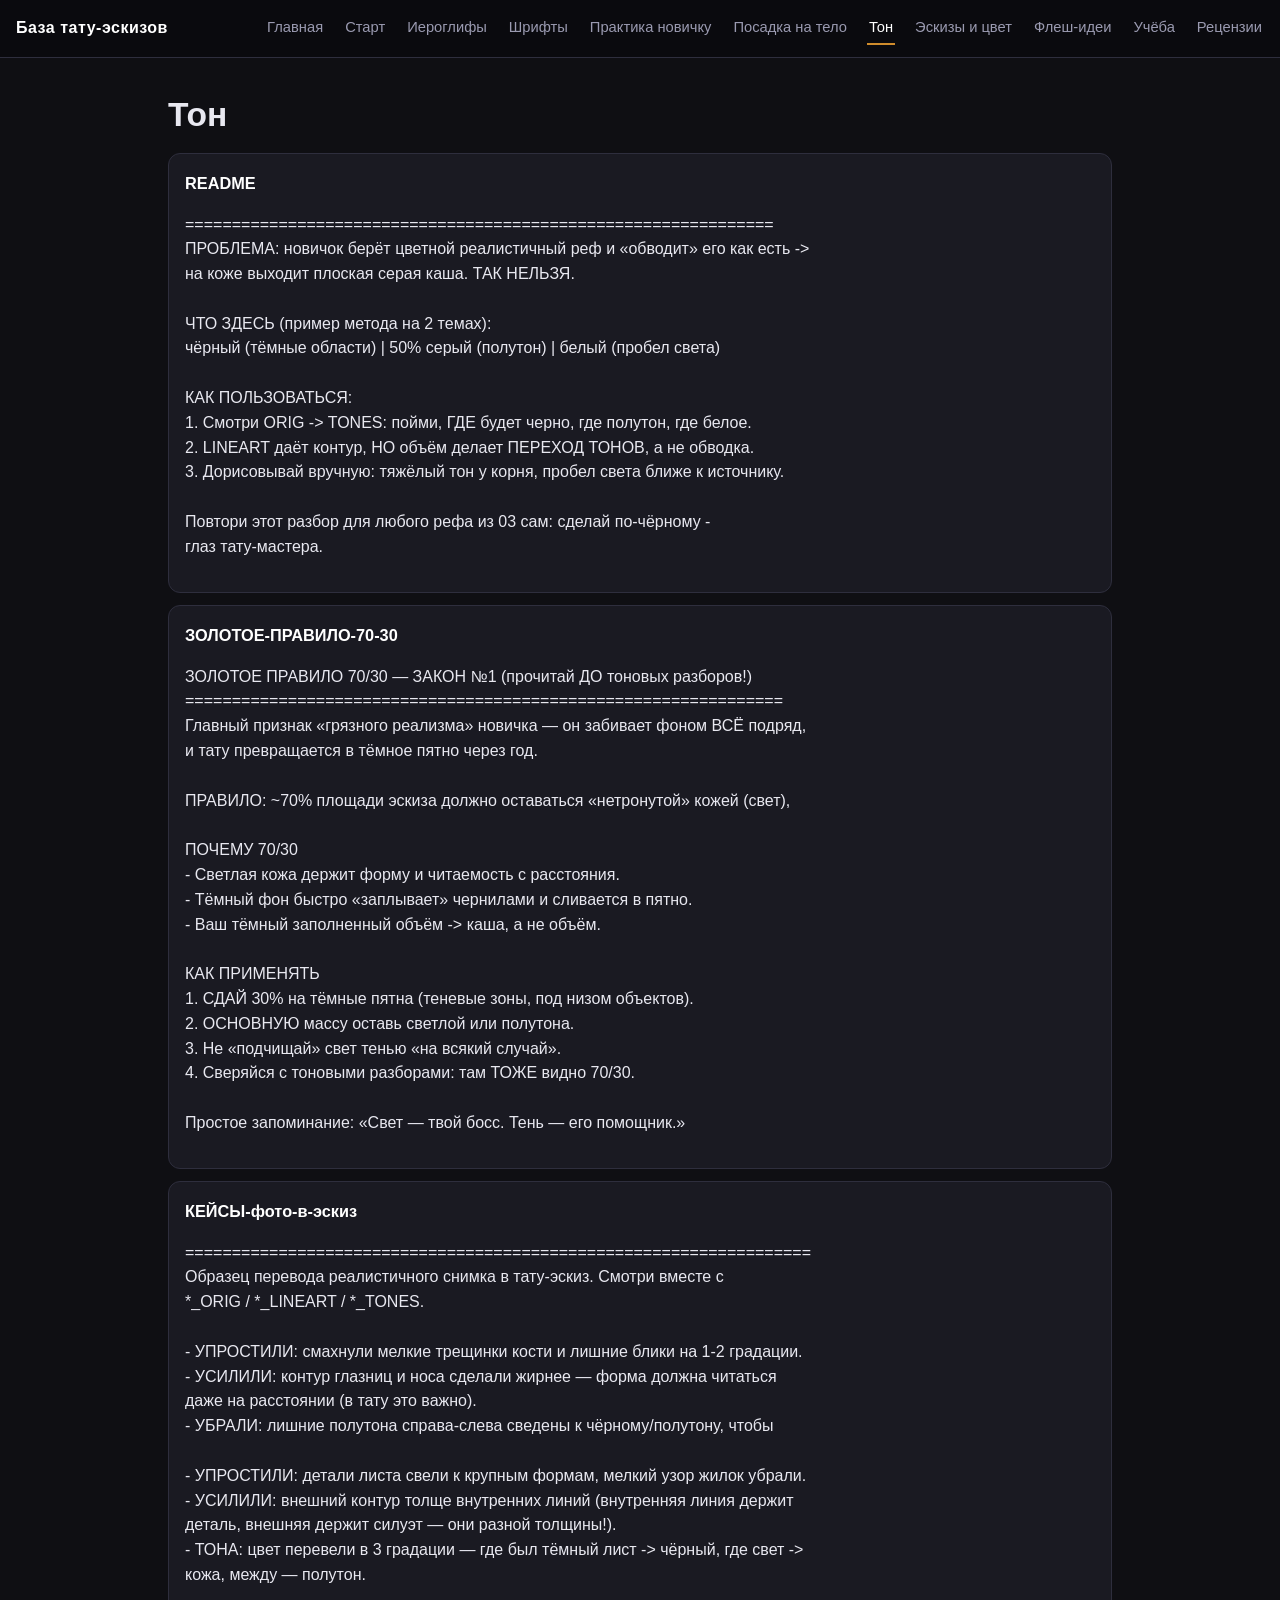
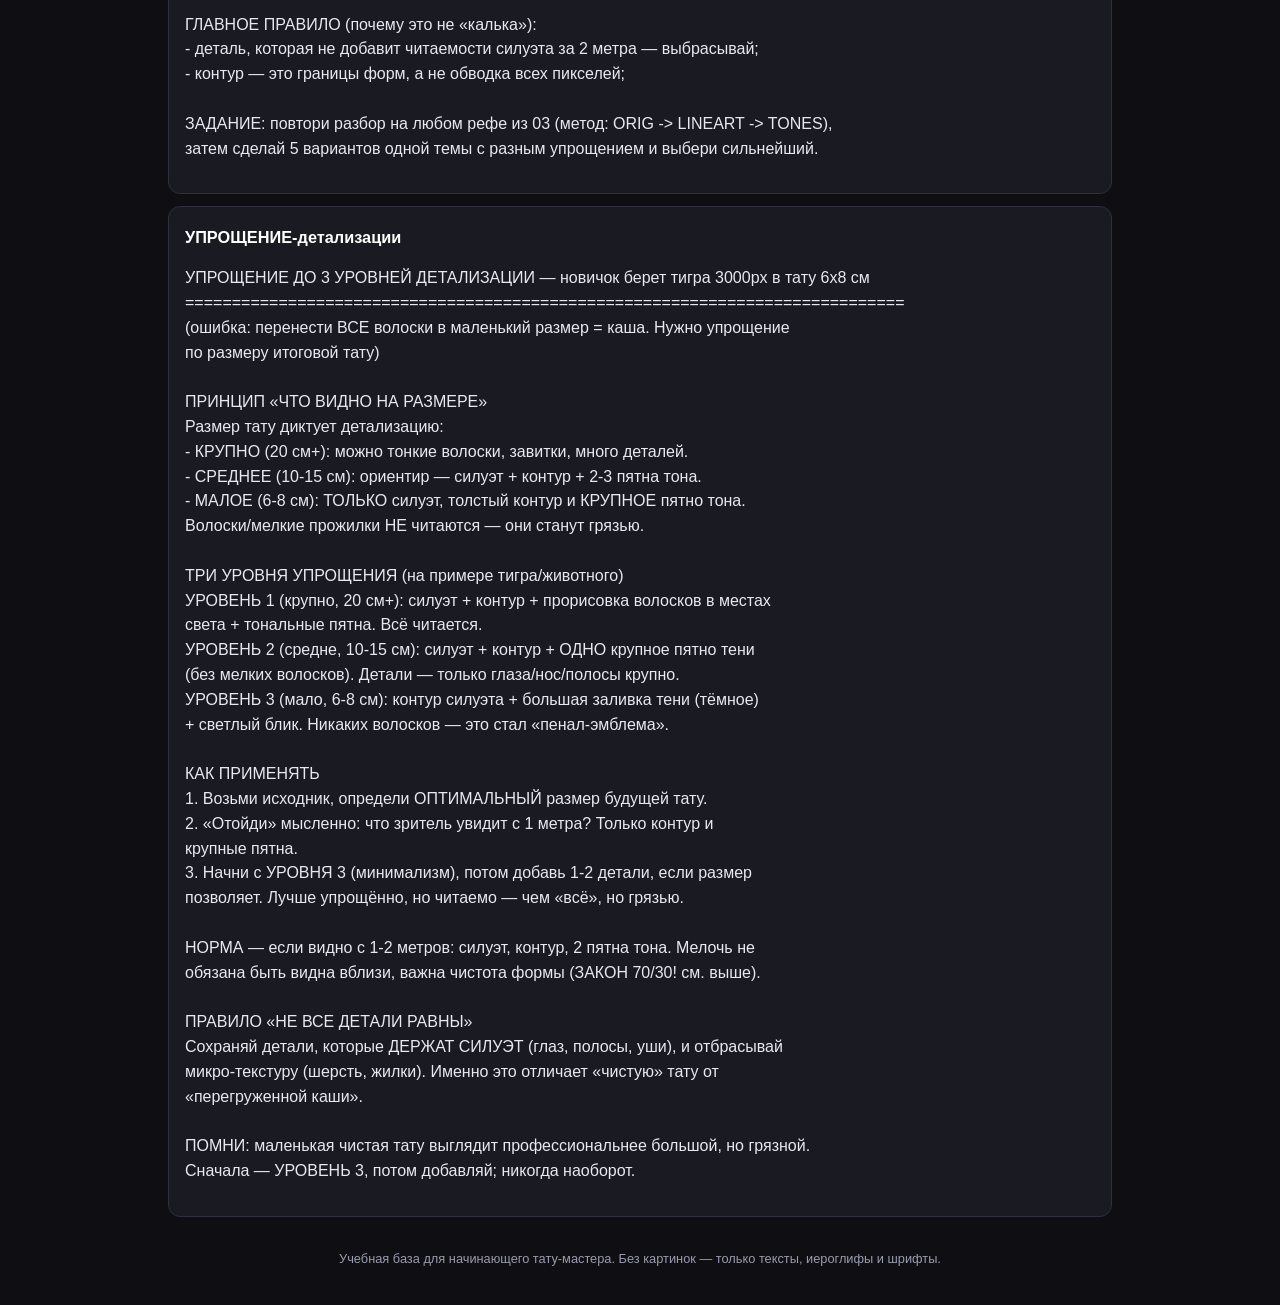
<file: tonal.html>
<!DOCTYPE html>
<html lang="ru">
<head>
<meta charset="utf-8">
<meta name="viewport" content="width=device-width, initial-scale=1">
<title>Тон — База эскизов татуировок</title>
<link rel="stylesheet" href="css/main.css">

</head>
<body>
<div class="topbar">
  <span class="logo">База тату-эскизов</span>
  <nav><a href="index.html">Главная</a>
<a href="start.html">Старт</a>
<a href="kanji.html">Иероглифы</a>
<a href="fonts.html">Шрифты</a>
<a href="beginner.html">Практика новичку</a>
<a href="body.html">Посадка на тело</a>
<a href="tonal.html" class="on">Тон</a>
<a href="refs.html">Эскизы и цвет</a>
<a href="flash.html">Флеш-идеи</a>
<a href="books.html">Учёба</a>
<a href="reviews.html">Рецензии</a></nav>
</div>
<div class="wrap">
<h1>Тон</h1>
<div class="card"><h3>README</h3><p class="txt">===============================================================<br>ПРОБЛЕМА: новичок берёт цветной реалистичный реф и «обводит» его как есть -&gt;<br>на коже выходит плоская серая каша. ТАК НЕЛЬЗЯ.<br><br>ЧТО ЗДЕСЬ (пример метода на 2 темах):<br>                    чёрный (тёмные области) | 50% серый (полутон) | белый (пробел света)<br><br>КАК ПОЛЬЗОВАТЬСЯ:<br>  1. Смотри ORIG -&gt; TONES: пойми, ГДЕ будет черно, где полутон, где белое.<br>  2. LINEART даёт контур, НО объём делает ПЕРЕХОД ТОНОВ, а не обводка.<br>  3. Дорисовывай вручную: тяжёлый тон у корня, пробел света ближе к источнику.<br><br>   Повтори этот разбор для любого рефа из 03 сам: сделай по-чёрному -<br>   глаз тату-мастера.</p></div>
<div class="card"><h3>ЗОЛОТОЕ-ПРАВИЛО-70-30</h3><p class="txt">ЗОЛОТОЕ ПРАВИЛО 70/30 — ЗАКОН №1 (прочитай ДО тоновых разборов!)<br>================================================================<br>Главный признак «грязного реализма» новичка — он забивает фоном ВСЁ подряд,<br>и тату превращается в тёмное пятно через год.<br><br>ПРАВИЛО: ~70% площади эскиза должно оставаться «нетронутой» кожей (свет),<br><br>ПОЧЕМУ 70/30<br>  - Светлая кожа держит форму и читаемость с расстояния.<br>  - Тёмный фон быстро «заплывает» чернилами и сливается в пятно.<br>  - Ваш тёмный заполненный объём -&gt; каша, а не объём.<br><br>КАК ПРИМЕНЯТЬ<br>  1. СДАЙ 30% на тёмные пятна (теневые зоны, под низом объектов).<br>  2. ОСНОВНУЮ массу оставь светлой или полутона.<br>  3. Не «подчищай» свет тенью «на всякий случай».<br>  4. Сверяйся с тоновыми разборами: там ТОЖЕ видно 70/30.<br><br>Простое запоминание: «Свет — твой босс. Тень — его помощник.»</p></div>
<div class="card"><h3>КЕЙСЫ-фото-в-эскиз</h3><p class="txt">===================================================================<br>Образец перевода реалистичного снимка в тату-эскиз. Смотри вместе с<br>*_ORIG / *_LINEART / *_TONES.<br><br>  - УПРОСТИЛИ: смахнули мелкие трещинки кости и лишние блики на 1-2 градации.<br>  - УСИЛИЛИ: контур глазниц и носа сделали жирнее — форма должна читаться<br>    даже на расстоянии (в тату это важно).<br>  - УБРАЛИ: лишние полутона справа-слева сведены к чёрному/полутону, чтобы<br><br>  - УПРОСТИЛИ: детали листа свели к крупным формам, мелкий узор жилок убрали.<br>  - УСИЛИЛИ: внешний контур толще внутренних линий (внутренняя линия держит<br>    деталь, внешняя держит силуэт — они разной толщины!).<br>  - ТОНА: цвет перевели в 3 градации — где был тёмный лист -&gt; чёрный, где свет -&gt;<br>    кожа, между — полутон.<br><br>ГЛАВНОЕ ПРАВИЛО (почему это не «калька»):<br>    - деталь, которая не добавит читаемости силуэта за 2 метра — выбрасывай;<br>    - контур — это границы форм, а не обводка всех пикселей;<br><br>ЗАДАНИЕ: повтори разбор на любом рефе из 03 (метод: ORIG -&gt; LINEART -&gt; TONES),<br>затем сделай 5 вариантов одной темы с разным упрощением и выбери сильнейший.</p></div>
<div class="card"><h3>УПРОЩЕНИЕ-детализации</h3><p class="txt">УПРОЩЕНИЕ ДО 3 УРОВНЕЙ ДЕТАЛИЗАЦИИ — новичок берет тигра 3000px в тату 6x8 см<br>=============================================================================<br>(ошибка: перенести ВСЕ волоски в маленький размер = каша. Нужно упрощение<br>по размеру итоговой тату)<br><br>ПРИНЦИП «ЧТО ВИДНО НА РАЗМЕРЕ»<br>  Размер тату диктует детализацию:<br>    - КРУПНО (20 см+): можно тонкие волоски, завитки, много деталей.<br>    - СРЕДНЕЕ (10-15 см): ориентир — силуэт + контур + 2-3 пятна тона.<br>    - МАЛОЕ (6-8 см): ТОЛЬКО силуэт, толстый контур и КРУПНОЕ пятно тона.<br>      Волоски/мелкие прожилки НЕ читаются — они станут грязью.<br><br>ТРИ УРОВНЯ УПРОЩЕНИЯ (на примере тигра/животного)<br>  УРОВЕНЬ 1 (крупно, 20 см+): силуэт + контур + прорисовка волосков в местах<br>    света + тональные пятна. Всё читается.<br>  УРОВЕНЬ 2 (средне, 10-15 см): силуэт + контур + ОДНО крупное пятно тени<br>    (без мелких волосков). Детали — только глаза/нос/полосы крупно.<br>  УРОВЕНЬ 3 (мало, 6-8 см): контур силуэта + большая заливка тени (тёмное)<br>    + светлый блик. Никаких волосков — это стал «пенал-эмблема».<br><br>КАК ПРИМЕНЯТЬ<br>  1. Возьми исходник, определи ОПТИМАЛЬНЫЙ размер будущей тату.<br>  2. «Отойди» мысленно: что зритель увидит с 1 метра? Только контур и<br>     крупные пятна.<br>  3. Начни с УРОВНЯ 3 (минимализм), потом добавь 1-2 детали, если размер<br>     позволяет. Лучше упрощённо, но читаемо — чем «всё», но грязью.<br><br>НОРМА — если видно с 1-2 метров: силуэт, контур, 2 пятна тона. Мелочь не<br>обязана быть видна вблизи, важна чистота формы (ЗАКОН 70/30! см. выше).<br><br>ПРАВИЛО «НЕ ВСЕ ДЕТАЛИ РАВНЫ»<br>  Сохраняй детали, которые ДЕРЖАТ СИЛУЭТ (глаз, полосы, уши), и отбрасывай<br>  микро-текстуру (шерсть, жилки). Именно это отличает «чистую» тату от<br>  «перегруженной каши».<br><br>ПОМНИ: маленькая чистая тату выглядит профессиональнее большой, но грязной.<br>Сначала — УРОВЕНЬ 3, потом добавляй; никогда наоборот.</p></div>
<footer>Учебная база для начинающего тату-мастера. Без картинок — только тексты, иероглифы и шрифты.</footer>
</div>
</body>
</html>
</file>
<file: css/main.css>
:root{
  --bg:#0f0f13; --card:#1a1a22; --card2:#20202b; --line:#2e2e3d;
  --txt:#e8e8f0; --dim:#9a9ab0; --acc:#d08c2c; --acc2:#c0562b;
  --ok:#47a76a; --warn:#b0a14a; --danger:#b05050;
}
*{box-sizing:border-box}
html{-webkit-text-size-adjust:100%}
body{
  margin:0; background:var(--bg); color:var(--txt);
  font-family:-apple-system,BlinkMacSystemFont,"Segoe UI",Roboto,"Helvetica Neue",Arial,sans-serif;
  line-height:1.55;
}
a{color:var(--acc); text-decoration:none}
a:hover{text-decoration:underline}

.wrap{max-width:1000px; margin:0 auto; padding:16px}
@media(min-width:640px){.wrap{padding:24px 28px}}

.topbar{display:flex; align-items:center; gap:10px; flex-wrap:wrap;
  border-bottom:1px solid var(--line); padding:12px 16px; background:#0a0a0e}
.topbar .logo{font-weight:800; color:#fff; letter-spacing:.5px}
.topbar nav{display:flex; gap:18px; margin-left:auto; flex-wrap:wrap}
.topbar nav a{color:var(--dim); font-size:.92rem; padding:4px 2px; border-bottom:2px solid transparent}
.topbar nav a:hover{color:#fff; text-decoration:none}
.topbar nav a.on{color:#fff; border-color:var(--acc)}

h1{font-size:clamp(1.5rem,4.5vw,2.1rem); margin:.2em 0 .3em}
h2{font-size:1.25rem; margin:1.4em 0 .5em; color:#fff}
.sub{color:var(--dim); font-size:clamp(.95rem,2.5vw,1.05rem); margin-bottom:.6em}

.card{background:var(--card); border:1px solid var(--line); border-radius:12px; padding:16px; margin:12px 0}
.card h3{font-size:1.02rem; margin:.1em 0 .4em; color:#fff}

.note{font-size:.9rem; color:var(--dim); border-left:3px solid var(--line); padding:6px 12px; margin:10px 0}
.note b{color:#fff}
.warn{border-color:var(--warn); color:#cdc8a5}
.danger{border-color:var(--danger); color:#d9aaaa}

/* ---- канзди grid ---- */
.grid-k{display:grid; grid-template-columns:1fr; gap:12px}
@media(min-width:560px){.grid-k{grid-template-columns:1fr 1fr}}
@media(min-width:840px){.grid-k{grid-template-columns:1fr 1fr 1fr}}
.k-card{display:flex; gap:14px; align-items:stretch; background:var(--card);
  border:1px solid var(--line); border-radius:12px; padding:14px}
.k-glyph{font-size:2.6rem; line-height:1; flex:0 0 84px; display:flex; align-items:center; justify-content:center;
  font-family:"Noto Serif CJK SC","Source Han Serif SC","SimSun","Songti SC",serif}
.k-title{font-weight:700; font-size:1.02rem; color:#fff}
.k-trad{font-size:.98rem; margin-top:2px}
.k-trad .jb{color:var(--acc2)}
.k-note{font-size:.85rem; color:var(--dim); margin-top:6px}

/* ---- шрифты grid ---- */
.grid-f{display:grid; grid-template-columns:1fr; gap:12px}
@media(min-width:640px){.grid-f{grid-template-columns:1fr 1fr}}
.f-card{background:var(--card); border:1px solid var(--line); border-radius:12px; padding:14px}
.f-prev{font-size:1.7rem; font-family:var(--fa); overflow-wrap:anywhere; line-height:1.3;
  white-space:nowrap; overflow:hidden; text-overflow:ellipsis}
.f-name{font-size:.9rem; margin-top:10px; color:#fff; font-weight:600}
.f-meta{font-size:.78rem; color:var(--dim); margin-top:3px}
.f-dl{margin-top:10px; display:inline-block; font-size:.82rem; border:1px solid var(--line);
  border-radius:8px; padding:6px 12px; color:var(--acc)}
.f-dl:hover{background:var(--card2); text-decoration:none}
.lic{display:inline-block; font-size:.68rem; padding:2px 8px; border-radius:20px; margin-left:6px; vertical-align:middle}
.lic-of{background:#24402e; color:#8fe0ae}
.lic-pe{background:#46401a; color:#e6d28a}
.lic-fr{background:#2a333f; color:#a9c6e0}

footer{margin:32px 0 12px; font-size:.8rem; color:var(--dim); text-align:center}
footer a{color:var(--dim)}
</file>
